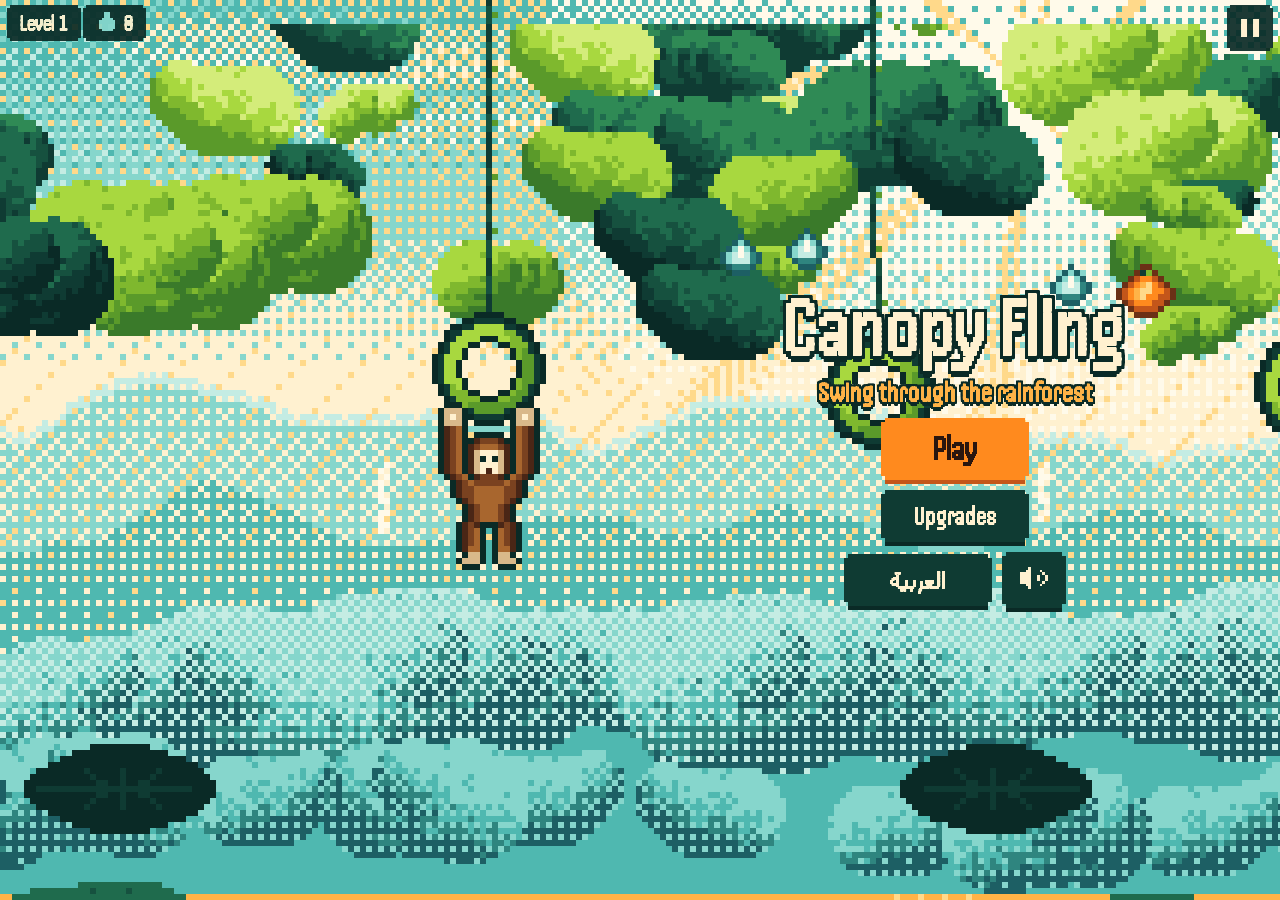
<file: index.html>
<!doctype html><html lang="en" dir="ltr"><head><meta charset="utf-8"><meta name="viewport" content="width=device-width,initial-scale=1,maximum-scale=1,user-scalable=no,viewport-fit=cover"><title>Canopy Fling | أرجوحة الغيل</title><meta name="description" content="Swing from vine to vine through a golden rainforest canopy. أرجوحة بين الكروم في غابة مطيرة ذهبية."><meta property="og:title" content="Canopy Fling | أرجوحة الغيل"><meta property="og:description" content="Swing &amp; fling through the rainforest canopy."><meta property="og:type" content="website"><meta property="og:url" content="https://qtur.github.io/canopy-fling/"><meta property="og:image" content="https://qtur.github.io/canopy-fling/og.png"><script src="https://www.youtube.com/game_api/v1"></script><style>/* خطوط: Handjet بكسل، عربي ولاتيني (تُستبدل الروابط وقت البناء) */
@font-face{font-family:"Pix";font-weight:700;font-display:block;src:url(fonts/handjet-arabic-700.woff2) format("woff2");unicode-range:U+0600-06FF,U+200C-200E,U+2010-2011,U+204F,U+2E41,U+FB50-FDFF,U+FE80-FEFC}
@font-face{font-family:"Pix";font-weight:700;font-display:block;src:url(fonts/handjet-latin-700.woff2) format("woff2");unicode-range:U+0000-00FF,U+0131,U+0152-0153,U+02BB-02BC,U+02C6,U+02DA,U+02DC,U+2000-206F,U+2074,U+20AC,U+2122,U+2191,U+2193,U+2212,U+2215,U+FEFF,U+FFFD}
:root{--jade0:#0a2a26;--jade1:#0f3b33;--jade2:#16513f;--lime:#a8d83f;--mango:#ff8a1e;--mango2:#ffb347;--hib:#e0457b;--turq:#86d6cc;--cream:#fff1d0;--ink:#2a160f}
html,body{margin:0;height:100%;background:var(--jade0);overflow:hidden;touch-action:none;-webkit-user-select:none;user-select:none;-webkit-touch-callout:none;font-family:"Pix","Tajawal","Segoe UI",system-ui,sans-serif;font-weight:700;color:var(--cream)}
#stage{position:fixed;inset:0;overflow:hidden;background:var(--jade0)}
#cv{position:absolute;left:0;top:0;image-rendering:pixelated;image-rendering:crisp-edges}
button{font-family:inherit;font-weight:inherit}
/* أيقونات بكسل بالقناع */
.ic{display:inline-block;width:1em;height:1em;background:currentColor;-webkit-mask-size:100% 100%;mask-size:100% 100%;-webkit-mask-repeat:no-repeat;mask-repeat:no-repeat;image-rendering:pixelated;vertical-align:-.12em}
.hud{position:fixed;top:max(8px,env(safe-area-inset-top));left:0;right:0;display:flex;justify-content:space-between;align-items:flex-start;padding:0 10px;pointer-events:none;direction:ltr}
.hud .l{display:flex;gap:8px;align-items:center}
/* خانة بكسل: حواف مقطوعة بالظل المتدرّج */
.pill{display:inline-flex;gap:6px;align-items:center;background:var(--jade0);color:var(--cream);padding:3px 10px;font-size:22px;line-height:1.1;unicode-bidi:plaintext;box-shadow:0 -3px 0 -0px var(--jade0),0 3px 0 0 var(--jade0),-3px 0 0 0 var(--jade0),3px 0 0 0 var(--jade0);opacity:.92}
.pill .ic{color:var(--turq)}
.btns{display:flex;gap:6px;pointer-events:auto}
.btn{width:40px;height:40px;border:0;background:var(--jade0);color:var(--cream);font-size:24px;cursor:pointer;line-height:1;display:flex;align-items:center;justify-content:center;box-shadow:0 -3px 0 0 var(--jade0),0 3px 0 0 var(--jade0),-3px 0 0 0 var(--jade0),3px 0 0 0 var(--jade0);opacity:.92}
.btn:active{background:var(--jade2)}
#tip{position:fixed;left:50%;bottom:16%;transform:translateX(-50%);max-width:80%;text-align:center;background:var(--jade0);color:var(--cream);padding:9px 16px;font-size:26px;display:none;pointer-events:none;animation:pulse 1.4s ease-in-out infinite;box-shadow:0 -4px 0 0 var(--jade0),0 4px 0 0 var(--jade0),-4px 0 0 0 var(--jade0),4px 0 0 0 var(--jade0)}
@keyframes pulse{0%,100%{opacity:1}50%{opacity:.7}}
#win{position:fixed;inset:0;display:none;flex-direction:column;align-items:center;justify-content:center;gap:16px;background:rgba(10,42,38,.4)}
#winmsg{color:var(--cream);font-size:52px;text-shadow:0 3px 0 rgba(0,0,0,.45)}
#winsub{color:var(--cream);font-size:24px;text-shadow:0 2px 0 rgba(0,0,0,.4);max-width:80%;text-align:center}
/* أزرار بكسل */
.pb{border:0;background:var(--jade1);color:var(--cream);font-size:26px;padding:8px 20px;min-width:140px;cursor:pointer;line-height:1.1;box-shadow:0 -4px 0 0 var(--jade1),0 4px 0 0 var(--jade1),-4px 0 0 0 var(--jade1),4px 0 0 0 var(--jade1),0 8px 0 0 var(--jade0);margin-bottom:8px}
.pb:active{background:var(--jade2);transform:translateY(2px)}
.pb.main{background:var(--mango);color:var(--ink);font-size:34px;box-shadow:0 -4px 0 0 var(--mango),0 4px 0 0 var(--mango),-4px 0 0 0 var(--mango),4px 0 0 0 var(--mango),0 8px 0 0 #c4561a}
.pb:disabled{background:#2b4a41;color:#7fa093;box-shadow:0 -4px 0 0 #2b4a41,0 4px 0 0 #2b4a41,-4px 0 0 0 #2b4a41,4px 0 0 0 #2b4a41,0 8px 0 0 var(--jade0)}
.pb.sq{min-width:0;padding:8px 14px;font-size:28px}
.pb:focus-visible,.btn:focus-visible{outline:3px solid var(--lime);outline-offset:4px}
/* القائمة: بداية / إيقاف */
#menu{direction:ltr;position:fixed;inset:0;display:none;flex-direction:column;justify-content:space-between;align-items:center;padding:6% 5% 7%;background:linear-gradient(rgba(10,42,38,.0),rgba(10,42,38,.0))}
#menu .logo{text-align:center;margin-top:7%;unicode-bidi:plaintext;text-shadow:-3px 0 0 var(--jade0),3px 0 0 var(--jade0),0 -3px 0 var(--jade0),0 3px 0 var(--jade0),-3px -3px 0 var(--jade0),3px -3px 0 var(--jade0),-3px 3px 0 var(--jade0),3px 3px 0 var(--jade0),0 6px 0 var(--jade0)}
#menu h1,#msub,.pb{unicode-bidi:plaintext}
#menu h1{margin:0;font-size:min(21vw,10vh,84px);line-height:.95;color:var(--cream)}
html[lang=ar] #menu h1{font-size:min(24vw,11.5vh,96px);line-height:1.05}
#msub{font-size:min(7vw,3.6vh,28px);color:var(--mango2);margin-top:8px;text-shadow:-2px 0 0 var(--jade0),2px 0 0 var(--jade0),0 -2px 0 var(--jade0),0 2px 0 var(--jade0),-2px -2px 0 var(--jade0),2px 2px 0 var(--jade0),-2px 2px 0 var(--jade0),2px -2px 0 var(--jade0),0 4px 0 var(--jade0)}
#menu .mbox{display:flex;flex-direction:column;align-items:center;gap:10px;width:min(100%,360px)}
#menu .mrow{display:flex;gap:18px;align-items:center}
#menu.pause .logo{margin-top:0}
#menu.pause h1{font-size:min(14vw,9vh,56px)}
html[lang=ar] #menu.pause h1{font-size:min(16vw,10vh,64px)}
#menu.pause #msub{display:none}
#menu.pause{background:rgba(10,42,38,.55);justify-content:center;gap:22px}
@media (min-aspect-ratio:5/4){
  #menu{flex-direction:column;justify-content:center;align-items:flex-end;padding:3% 6%;gap:14px}
  #menu .logo{margin-top:0;width:44%;text-align:center}
  #menu h1{font-size:min(7.5vw,17vh,84px)}
  html[lang=ar] #menu h1{font-size:min(8.5vw,19vh,96px)}
  #msub{font-size:min(2.6vw,5vh,28px)}
  .pb{font-size:min(3vw,6.4vh,26px);padding:min(1.4vh,8px) 20px;margin-bottom:min(1.4vh,8px)}
  .pb.main{font-size:min(3.6vw,8vh,34px)}
  #menu .mbox{width:44%;gap:min(1.2vh,10px)}
  #menu.pause{align-items:center}
  #menu.pause .logo,#menu.pause .mbox{width:auto}
  #menu.pause h1{font-size:min(5vw,12vh,56px)}
  html[lang=ar] #menu.pause h1{font-size:min(5.6vw,13vh,64px)}
}
#card{position:fixed;left:50%;top:11%;transform:translateX(-50%);max-width:82%;text-align:center;background:var(--jade0);color:var(--cream);padding:10px 16px;display:none;flex-direction:column;gap:4px;pointer-events:none;font-size:24px;line-height:1.15;box-shadow:0 -4px 0 0 var(--jade0),0 4px 0 0 var(--jade0),-4px 0 0 0 var(--jade0),4px 0 0 0 var(--jade0)}
#card b{font-size:32px;color:var(--mango2)}
#toast{position:fixed;left:50%;top:30%;transform:translateX(-50%);background:var(--mango);color:var(--ink);padding:5px 14px;font-size:28px;display:none;pointer-events:none;box-shadow:0 -3px 0 0 var(--mango),0 3px 0 0 var(--mango),-3px 0 0 0 var(--mango),3px 0 0 0 var(--mango)}
#shop{position:fixed;inset:0;display:none;align-items:center;justify-content:center;background:rgba(10,42,38,.78)}
#shop .sp{width:min(88%,400px);max-height:88%;overflow:auto;background:var(--jade1);padding:14px 16px;display:flex;flex-direction:column;gap:10px;color:var(--cream);box-shadow:0 -4px 0 0 var(--jade1),0 4px 0 0 var(--jade1),-4px 0 0 0 var(--jade1),4px 0 0 0 var(--jade1)}
#shop h2{margin:0;font-size:40px;text-align:center}
#shopbal{text-align:center;font-size:26px;color:var(--lime)}
.row{display:flex;align-items:center;gap:10px;justify-content:space-between;background:rgba(255,255,255,.07);padding:8px 10px}
.row .nm{font-size:26px}
.row .ds{font-size:20px;opacity:.85;line-height:1.1}
.row .pips{color:var(--mango2);display:flex;gap:4px;margin-top:2px}
.row .pips i{width:10px;height:10px;display:inline-block;background:var(--mango2)}
.row .pips i.off{background:rgba(255,255,255,.18)}
.row .pb{min-width:70px;font-size:24px;margin-bottom:8px}
#bpres{background:var(--hib);color:var(--cream);box-shadow:0 -4px 0 0 var(--hib),0 4px 0 0 var(--hib),-4px 0 0 0 var(--hib),4px 0 0 0 var(--hib),0 8px 0 0 #7a1f4a}
#bpres:disabled{background:#2b4a41;color:#7fa093;box-shadow:0 -4px 0 0 #2b4a41,0 4px 0 0 #2b4a41,-4px 0 0 0 #2b4a41,4px 0 0 0 #2b4a41,0 8px 0 0 var(--jade0)}

@media (max-height:520px) and (min-aspect-ratio:5/4){
  #shop .sp{width:min(94%,760px);max-height:94%;display:grid;grid-template-columns:1fr 1.25fr;grid-template-areas:'h l' 'b l' 'f l' 'p l' 'c l';gap:8px 18px;align-content:center;padding:10px 16px}
  #shop h2{grid-area:h;font-size:32px}
  #shopbal{grid-area:b;font-size:20px}
  #shoplist{grid-area:l;align-self:center}
  #bfree{grid-area:f}#bpres{grid-area:p}#bclose{grid-area:c}
  #shop .pb{font-size:20px;padding:6px 10px}
}
</style></head><body><div id="stage"><canvas id="cv"></canvas></div>
<div class="hud"><div class="l"><span class="pill" id="lvl"></span><span class="pill"><i class="ic ic-drop"></i><span id="dropn"></span></span></div>
<div class="btns"><button class="btn" id="bpause" aria-label="pause"><i class="ic ic-pause"></i></button></div></div>
<div id="card"><b id="cardt"></b><span id="cardb"></span></div>
<div id="toast"></div>
<div id="tip"></div>
<div id="win"><div id="winmsg"></div><div id="winsub"></div><button class="pb" id="badd" style="display:none"></button><button class="pb main" id="bnext"></button></div>
<div id="menu"><div class="logo"><h1 id="mtitle"></h1><div id="msub"></div></div>
<div class="mbox"><button class="pb main" id="bplay"></button><button class="pb" id="brestart"></button><button class="pb" id="bshop"></button>
<div class="mrow"><button class="pb" id="blang" aria-label="language"></button><button class="pb sq" id="bsound" aria-label="sound"><i class="ic" id="bsi"></i></button></div></div></div>
<div id="shop"><div class="sp"><h2 id="shoph"></h2><div id="shopbal"></div><div id="shoplist"></div><button class="pb" id="bfree" style="display:none"></button><button class="pb" id="bpres"></button><button class="pb" id="bclose"></button></div></div>
<script type="text/plain" id="wsrc">'use strict';
/* فيزياء اللعبة: خطوة ثابتة، تُستخدم في اللعب والحلّال والمحاكاة بنفس الأرقام بالضبط */
var SIM = (function () {
  var DT = 1 / 120;
  var TAU = Math.PI * 2;
  var C = {
    G: 420,          /* جاذبية (بكسل/ث²) */
    GRAB_R: 22,      /* مدى المسك حول الحلقة */
    PUMP: 4.0,       /* دفع زاوي لما تضغط (راد/ث²) */
    THMAX: 1.3,      /* أقصى زاوية تمرجح */
    OMMAX: 7,        /* أقصى سرعة زاوية */
    CD: 0.28,        /* بعد الترك ما تمسك نفس الحلقة */
    RSLACK_LO: 8,    /* الحبل يقصر لين كذا */
    RSLACK_HI: 10,   /* ويطول لين كذا */
    GOAL_R: 14,
    LEAF_MIN: 210,   /* أدنى سرعة ارتداد من الورقة */
    LEAF_MAX: 330,   /* وأقصاها */
    LEAF_USES: 2,    /* كم ارتداد تتحمل الورقة */
    DRAFT_A: 760,    /* تسارع التيار الصاعد */
    DRAFT_T: 1.2     /* أقصى مدة رفع بين مسكتين (يمنع التعليق في الهواء) */
  };
  var READY = 0, HANG = 1, FREE = 2;
  /* تعديلات القدرات: pump مضاعِف الدفع، dL زيادة طول الحبل، rescue عدد النجدات */
  var M = { pump: 1, dL: 0, rescue: 0 };
  function setMods(m) { M.pump = m.pump || 1; M.dL = m.dL || 0; M.rescue = m.rescue || 0; }
  function getMods() { return { pump: M.pump, dL: M.dL, rescue: M.rescue }; }

  function eff(a) { return a.L + M.dL; }
  /* موضع نقطة التعليق الأفقي (الحلقات المتحركة تحملها الطيور) */
  function ax(lv, a, t) { return a.mv ? a.x + a.mv.A * Math.sin(TAU * t / lv.tper + a.mv.ph) : a.x; }
  function avx(lv, a, t) { return a.mv ? a.mv.A * (TAU / lv.tper) * Math.cos(TAU * t / lv.tper + a.mv.ph) : 0; }

  function cloneState(s) {
    return {
      mode: s.mode, x: s.x, y: s.y, vx: s.vx, vy: s.vy, ix: s.ix, th: s.th, om: s.om, L: s.L,
      idle: s.idle, hold: s.hold, t: s.t, cd: s.cd, last: s.last, cp: s.cp, dead: s.dead, won: s.won,
      cut: s.cut, lcut: s.lcut, grabbed: s.grabbed, resc: s.resc, dtm: s.dtm
    };
  }

  function anchorRest(lv, i, t) {
    var a = lv.anchors[i];
    return { x: ax(lv, a, t || 0), y: a.y + eff(a) };
  }

  /* حالة البداية: معلّق على حلقة ix جاهز */
  function spawnAt(lv, ix, s) {
    s = s || {};
    var a = lv.anchors[ix];
    s.t = s.t || 0;
    s.mode = HANG; s.ix = ix; s.th = 0; s.om = 0; s.L = eff(a);
    s.x = ax(lv, a, s.t); s.y = a.y + s.L; s.vx = 0; s.vy = 0;
    s.idle = true; s.hold = 0; s.cd = 0; s.last = -1; s.dead = false; s.won = false;
    s.cp = ix; s.cut = 0; s.lcut = 0; s.grabbed = 0; s.resc = s.resc || 0; s.dtm = 0;
    return s;
  }
  function makeState(lv) { return spawnAt(lv, 0, { t: 0, resc: 0 }); }

  function respawn(lv, s) {
    var keepT = s.t, keepR = s.resc;
    spawnAt(lv, s.cp, s);
    s.t = keepT; s.resc = keepR;
    var a = lv.anchors[s.ix]; s.x = ax(lv, a, s.t);
    return s;
  }

  function releaseVel(lv, s) {
    var a = lv.anchors[s.ix];
    var c = Math.cos(s.th), sn = Math.sin(s.th);
    return [s.L * s.om * c + avx(lv, a, s.t), -s.L * s.om * sn];
  }

  function doRelease(lv, s, forced, ev) {
    var a = lv.anchors[s.ix];
    var v = releaseVel(lv, s);
    s.vx = v[0]; s.vy = v[1];
    s.x = ax(lv, a, s.t) + s.L * Math.sin(s.th); s.y = a.y + s.L * Math.cos(s.th);
    s.mode = FREE; s.last = s.ix; s.cd = C.CD; s.hold = 0;
    if (a.bit) s.cut |= a.bit;
    if (ev) ev.push({ t: 'release', vx: s.vx, vy: s.vy, ix: s.ix, forced: forced, cut: !!a.bit });
  }

  /* خطوة وحدة. held: هل الإصبع نازل؟  ev: مصفوفة أحداث اختيارية */
  function step(lv, s, held, ev) {
    var i, a, dx, dy, d, best, bd, th, r, c, sn, pxv;
    s.t += DT;
    if (s.mode === HANG) {
      a = lv.anchors[s.ix];
      if (s.idle) {
        if (held) s.idle = false;
        else { s.x = ax(lv, a, s.t) + s.L * Math.sin(s.th); return; }
      }
      if (!held) { doRelease(lv, s, false, ev); return; }
      s.hold += DT;
      if (a.fold && s.hold > a.fold) { doRelease(lv, s, true, ev); return; }
      var dir = s.om > 0 ? 1 : (s.om < 0 ? -1 : 1);
      /* الدفع يقل كلما قربت الطاقة من طاقة أقصى زاوية */
      var gl = C.G / s.L;
      var en = 0.5 * s.om * s.om + gl * (1 - Math.cos(s.th));
      var emax = gl * (1 - Math.cos(C.THMAX));
      var k = 1 - en / emax;
      if (k < 0) k = 0;
      var al = -gl * Math.sin(s.th) + C.PUMP * M.pump * dir * k;
      s.om += al * DT;
      if (s.om > C.OMMAX) s.om = C.OMMAX; else if (s.om < -C.OMMAX) s.om = -C.OMMAX;
      s.th += s.om * DT;
      s.x = ax(lv, a, s.t) + s.L * Math.sin(s.th); s.y = a.y + s.L * Math.cos(s.th);
      return;
    }
    /* طيران */
    var oy = s.y;
    s.vy += C.G * DT;
    if (lv.drafts) {
      for (i = 0; i < lv.drafts.length; i++) {
        d = lv.drafts[i];
        if (s.dtm < C.DRAFT_T && s.x >= d.x - d.w / 2 && s.x <= d.x + d.w / 2 && s.y >= d.y && s.y <= d.y + d.h) { s.vy -= C.DRAFT_A * DT; s.dtm += DT; }
      }
    }
    s.x += s.vx * DT; s.y += s.vy * DT;
    if (s.cd > 0) s.cd -= DT;
    /* ورق يرتد */
    if (lv.leaves && s.vy > 0) {
      for (i = 0; i < lv.leaves.length; i++) {
        var lf = lv.leaves[i], used = (s.lcut >> (2 * i)) & 3;
        if (used >= C.LEAF_USES) continue;
        if (oy <= lf.y && s.y >= lf.y && Math.abs(s.x - lf.x) <= lf.w / 2) {
          s.y = lf.y;
          s.vy = -Math.min(Math.max(s.vy * 0.92, C.LEAF_MIN), C.LEAF_MAX);
          s.lcut += 1 << (2 * i);
          if (ev) ev.push({ t: 'bounce', i: i, x: s.x, y: s.y });
          break;
        }
      }
    }
    /* مسك */
    if (held) {
      best = -1; bd = C.GRAB_R * C.GRAB_R;
      for (i = 0; i < lv.anchors.length; i++) {
        a = lv.anchors[i];
        if (i === s.last && s.cd > 0) continue;
        if (a.bit && (s.cut & a.bit)) continue;
        dx = s.x - ax(lv, a, s.t); dy = s.y - (a.y + eff(a));
        d = dx * dx + dy * dy;
        if (d < bd) { bd = d; best = i; }
      }
      if (best >= 0) {
        a = lv.anchors[best];
        pxv = ax(lv, a, s.t);
        dx = s.x - pxv; dy = s.y - a.y;
        r = Math.sqrt(dx * dx + dy * dy);
        var lo = eff(a) - C.RSLACK_LO, hi = eff(a) + C.RSLACK_HI;
        if (r < lo) r = lo; else if (r > hi) r = hi;
        th = Math.atan2(dx, dy);
        if (th > 1.2) th = 1.2; else if (th < -1.2) th = -1.2;
        c = Math.cos(th); sn = Math.sin(th);
        s.mode = HANG; s.ix = best; s.L = r; s.th = th;
        s.om = ((s.vx - avx(lv, a, s.t)) * c - s.vy * sn) / r;
        if (s.om > C.OMMAX) s.om = C.OMMAX; else if (s.om < -C.OMMAX) s.om = -C.OMMAX;
        s.x = pxv + r * sn; s.y = a.y + r * c;
        s.idle = false; s.hold = 0; s.dtm = 0;
        if (a.cp) s.cp = best;
        s.grabbed++;
        if (ev) ev.push({ t: 'grab', ix: best, speed: Math.sqrt(s.vx * s.vx + s.vy * s.vy) });
        return;
      }
    }
    /* هدف */
    dx = s.x - lv.goal.x; dy = s.y - lv.goal.y;
    if (dx * dx + dy * dy < C.GOAL_R * C.GOAL_R) {
      s.won = true;
      if (ev) ev.push({ t: 'win' });
      return;
    }
    /* سقوط */
    if (s.y > lv.killY && M.rescue > s.resc) {
      s.resc++; s.y = lv.killY - 40; s.vy = -300;
      if (ev) ev.push({ t: 'rescue', x: s.x, y: s.y });
      return;
    }
    if (s.y > lv.killY || s.x < lv.minX || s.x > lv.maxX) {
      s.dead = true;
      if (ev) ev.push({ t: 'dead' });
    }
  }

  return {
    DT: DT, C: C, READY: READY, HANG: HANG, FREE: FREE, TAU: TAU,
    makeState: makeState, cloneState: cloneState, spawnAt: spawnAt, respawn: respawn, step: step,
    anchorRest: anchorRest, releaseVel: releaseVel, eff: eff, ax: ax, avx: avx, setMods: setMods, getMods: getMods
  };
})();

'use strict';
/* الحلّال: يستخدم نفس فيزياء SIM بالضبط. يبحث عن توقيتات الترك اللي توصّل للهدف */
var SOLVER = (function () {
  var DT = SIM.DT;

  function qkey(s, tper) {
    return s.ix + ':' + Math.round(s.th * 8) + ':' + Math.round(s.om * 3) + ':' + s.cut + ':' + s.lcut + ':' + (tper ? Math.round((s.t % tper) * 6) : 0);
  }

  /* من حالة تعليق: يجرّب الترك كل relStep خطوة، وبعدها مسك متأخر بفجوات مختلفة */
  function releases(lv, hang, opt, cb) {
    var relStep = opt.relStep, maxHold = opt.maxHold, gaps = opt.gaps;
    var sw = SIM.cloneState(hang);
    var maxSteps = Math.round(maxHold / DT);
    for (var st = 0; st <= maxSteps; st++) {
      if (sw.mode !== SIM.HANG) break;
      if (st % relStep === 0) {
        for (var gi = 0; gi < gaps.length; gi++) {
          var res = flight(lv, sw, gaps[gi], opt);
          cb(st, gaps[gi], res);
        }
      }
      SIM.step(lv, sw, true);
    }
  }

  /* يترك ثم يطير. النتيجة: {k:'arrive'|'win'|'dead'|'timeout', s:state} */
  function flight(lv, hang, gap, opt) {
    var f = SIM.cloneState(hang);
    SIM.step(lv, f, false);              /* ترك */
    var gapSteps = Math.round(gap / DT);
    var maxFlight = Math.round(opt.maxFlight / DT);
    for (var i = 0; i < maxFlight; i++) {
      SIM.step(lv, f, i >= gapSteps);
      if (f.won) return { k: 'win', s: f };
      if (f.dead) return { k: 'dead', s: f };
      if (f.mode === SIM.HANG) return { k: 'arrive', s: f };
    }
    return { k: 'timeout', s: f };
  }

  var DEF = { relStep: 8, maxHold: 3.2, gaps: [0, 0.12], maxFlight: 2.4, maxNodes: 600 };
  function opts(o) {
    var r = {};
    for (var k in DEF) r[k] = (o && o[k] !== undefined) ? o[k] : DEF[k];
    return r;
  }

  /* بحث: هل في طريق من الحلقة start للهدف؟ يرجّع المسار */
  function solve(lv, startAi, o) {
    var opt = opts(o);
    var start = SIM.spawnAt(lv, startAi || 0, { t: 0 });
    var nodes = [{ s: start, par: -1, act: null }];
    var seen = {}; seen[qkey(start, lv.tper)] = 1;
    var open = [0], expanded = 0, winNode = -1, winAct = null;
    while (open.length && expanded < opt.maxNodes && winNode < 0) {
      /* نختار الأبعد تقدّمًا */
      var bi = 0, bs = -1;
      for (var q = 0; q < open.length; q++) {
        var sc = nodes[open[q]].s.ix * 1000 - nodes[open[q]].depth * 0 + nodes[open[q]].s.x;
        if (sc > bs) { bs = sc; bi = q; }
      }
      var ni = open.splice(bi, 1)[0];
      var node = nodes[ni];
      expanded++;
      var hang = node.s;
      releases(lv, hang, opt, function (st, gap, res) {
        if (winNode >= 0) return;
        if (res.k === 'win') { winNode = ni; winAct = { rel: st, gap: gap }; return; }
        if (res.k !== 'arrive') return;
        var key = qkey(res.s, lv.tper);
        if (seen[key]) return;
        seen[key] = 1;
        nodes.push({ s: res.s, par: ni, act: { rel: st, gap: gap, from: hang.ix }, depth: (node.depth || 0) + 1 });
        open.push(nodes.length - 1);
      });
    }
    if (winNode < 0) return { ok: false, expanded: expanded, seen: nodes.length };
    var path = [winAct], cur = winNode;
    while (nodes[cur].par >= 0) { path.unshift(nodes[cur].act); cur = nodes[cur].par; }
    return { ok: true, path: path, expanded: expanded, seen: nodes.length };
  }

  /* نافذة الترك: من حالة تعليق، كم خطوة ترك تنجح في الوصول للحلقة target (أو الهدف) */
  function winRange(lv, hang, target, o) {
    var opt = opts(o);
    opt.relStep = (o && o.relStep) || 1;
    var good = [], gapsOK = {};
    var sw = SIM.cloneState(hang);
    var maxSteps = Math.round(opt.maxHold / DT);
    for (var st = 0; st <= maxSteps; st += opt.relStep) {
      if (sw.mode !== SIM.HANG) break;
      var res = flight(lv, sw, opt.gaps[0], opt);
      var ok = (target === 'goal') ? res.k === 'win' : (res.k === 'arrive' && res.s.ix === target);
      if (ok && res.s.resc === hang.resc) good.push(st);
      for (var q = 0; q < opt.relStep; q++) SIM.step(lv, sw, true);
    }
    /* أطول مقطع متصل */
    var best = [0, 0], run = null;
    for (var i = 0; i < good.length; i++) {
      if (run && good[i] - run[1] <= opt.relStep) run[1] = good[i];
      else { run = [good[i], good[i]]; }
      if (run[1] - run[0] > best[1] - best[0]) best = [run[0], run[1]];
    }
    return { count: good.length, from: best[0], to: best[1], width: (best[1] - best[0] + opt.relStep) * DT, any: good.length > 0 };
  }


  /* مسار متسلسل: من كل حلقة للي بعدها بنافذة ترك مركزية. يرجّع أضيق نافذة */
  function seqPath(lv, o, startIx, t0) {
    var opt = opts(o);
    opt.relStep = 2;
    var s = SIM.spawnAt(lv, startIx || 0, { t: t0 || 0 });
    var path = [], minW = 99, ws = [];
    var n = lv.anchors.length;
    for (var ti = (startIx || 0) + 1; ti <= n; ti++) {
      var target = ti < n ? ti : 'goal';
      var w = winRange(lv, s, target, opt);
      if (!w.any) return { ok: false, at: ti };
      var mid = Math.round((w.from + w.to) / 2);
      mid -= mid % 2;
      path.push({ rel: mid, gap: opt.gaps[0], target: target, width: w.width });
      ws.push(w.width);
      if (w.width < minW) minW = w.width;
      var c = SIM.cloneState(s);
      for (var q = 0; q < mid; q++) SIM.step(lv, c, true);
      var f = flight(lv, c, opt.gaps[0], opt);
      if (target === 'goal') break;
      if (f.k !== 'arrive' || f.s.ix !== ti) return { ok: false, at: ti, why: 'arrive' };
      s = f.s;
    }
    return { ok: true, path: path, minWidth: minW, widths: ws };
  }

  return { solve: solve, seqPath: seqPath, flight: flight, winRange: winRange, releases: releases, qkey: qkey };
})();

'use strict';
/* بناء المراحل: توليد حتمي من بذرة + معاملات، والتحقق بالحلّال */
var LEVELS = (function () {
  var TAU = Math.PI * 2;
  function rng(seed) {
    var a = seed >>> 0;
    return function () {
      a = (a + 0x6D2B79F5) >>> 0;
      var t = a;
      t = Math.imul(t ^ (t >>> 15), t | 1);
      t ^= t + Math.imul(t ^ (t >>> 7), t | 61);
      return ((t ^ (t >>> 14)) >>> 0) / 4294967296;
    };
  }
  function rr(R, lo, hi) { return lo + (hi - lo) * R(); }
  function r2(v) { return Math.round(v * 100) / 100; }

  /* مولّد عام: سلسلة حلقات + ميزات حسب المنطقة */
  function gen(p) {
    var R = rng(p.seed), anchors = [], leaves = [], drafts = [], i, bits = 0;
    var yr = p.yr || [100, 150];
    var x = 40, ry = 120, prevRy = 120;
    var mvAny = false;
    for (i = 0; i < p.n; i++) {
      var L = Math.round(rr(R, p.L[0], p.L[1]));
      var draft = false;
      if (i > 0) {
        var gx = Math.round(rr(R, p.dx[0], p.dx[1]));
        var gy = Math.round(rr(R, p.dy[0], p.dy[1]));
        if (p.draft && R() < p.draft && i < p.n - 1) { draft = true; gy -= Math.round(rr(R, 36, 56)); }
        x += gx; prevRy = ry; ry += gy;
        if (ry < yr[0]) ry = yr[0] + Math.round(R() * 6);
        if (ry > yr[1]) ry = yr[1] - Math.round(R() * 6);
      }
      var a = { x: x, y: ry - L, L: L, k: 0, cp: (i % p.cpEvery) === 0 };
      if (i > 0 && !a.cp) {
        var q = R();
        if (p.brk && q < p.brk && bits < 28) { a.brk = true; a.bit = 1 << bits++; a.k = 2; }
        else if (p.fold && q < (p.brk || 0) + p.fold && bits < 28) { a.fold = r2(rr(R, p.foldT[0], p.foldT[1])); a.bit = 1 << bits++; a.k = 4; }
        else if (p.mv && q < (p.brk || 0) + (p.fold || 0) + p.mv) { a.mv = { A: Math.round(rr(R, p.mvA[0], p.mvA[1])), ph: r2(R() * TAU) }; a.k = 3; mvAny = true; }
      }
      if (i > 0) {
        var pa = anchors[i - 1];
        if (p.leaf && R() < p.leaf && leaves.length < 14) {
          leaves.push({ x: Math.round((pa.x + x) / 2 + rr(R, -6, 6)), y: Math.round(Math.max(pa.y + pa.L, ry) + rr(R, p.leafDy[0], p.leafDy[1])), w: Math.round(rr(R, 34, 44)) });
        }
        if (draft) drafts.push({ x: Math.round((pa.x + x) / 2), y: Math.round(Math.min(pa.y + pa.L, ry) - 80), w: 28, h: 150 });
      }
      anchors.push(a);
    }
    var last = anchors[anchors.length - 1];
    var gx2 = last.x + Math.round(rr(R, p.dx[0], p.dx[1]));
    var gy2 = last.y + last.L + Math.round(rr(R, p.dy[0], p.dy[1]) * 0.5);
    var maxY = 0;
    anchors.forEach(function (a2) { if (a2.y + a2.L > maxY) maxY = a2.y + a2.L; });
    leaves.forEach(function (l) { if (l.y > maxY) maxY = l.y; });
    return {
      id: p.id, name: p.name, area: p.area || 1, seed: p.seed,
      anchors: anchors, goal: { x: gx2, y: gy2 }, leaves: leaves, drafts: drafts,
      tper: p.tper || 3.2,
      killY: maxY + 120, minX: -60, maxX: gx2 + 140, pickups: []
    };
  }

  /* يضع قطرات على مسار الحل الفعلي */
  function addPickups(lv, path) {
    var s = SIM.makeState(lv), pk = [], lowY = 0;
    for (var i = 0; i < path.length; i++) {
      var act = path[i];
      for (var q = 0; q < act.rel; q++) SIM.step(lv, s, true);
      var gapSteps = Math.round(act.gap / SIM.DT);
      var pts = [];
      SIM.step(lv, s, false);
      for (var f = 0; f < 700; f++) {
        SIM.step(lv, s, f >= gapSteps);
        if (f % 4 === 0) pts.push([s.x, s.y]);
        if (s.y > lowY) lowY = s.y;
        if (s.mode === SIM.HANG || s.won || s.dead) break;
      }
      if (pts.length > 6) {
        var a = pts[Math.floor(pts.length * 0.3)], b = pts[Math.floor(pts.length * 0.7)];
        pk.push({ x: Math.round(a[0]), y: Math.round(a[1]) - 4, t: 0 });
        pk.push({ x: Math.round(b[0]), y: Math.round(b[1]) - 4, t: (i % 2 === 1) ? 1 : 0 });
      }
    }
    lv.pickups = pk; lv.lowY = Math.round(lowY);
  }

  /* مواصفات المراحل (بدون بذور): ٦ مناطق × ٤ مراحل، الطول والصعوبة يزيدان تدريجيًا */
  function makeSpecs() {
    var out = [], a, w;
    for (a = 1; a <= 6; a++) {
      for (w = 0; w < 4; w++) {
        var i = (a - 1) * 4 + w;
        var sp = {
          area: a, n: Math.round(8 + i * 1.15), dx: [60 + 3 * w, 78 + 4 * w + (a > 1 ? 4 : 0)], dy: [-16 - 2 * w, 16 + 2 * w], L: [36, 48],
          cpEvery: 4 + (a >= 3 ? 1 : 0) + (a >= 5 ? 1 : 0)
        };
        if (a === 2) { sp.leaf = [0.9, 0.85, 0.8, 0.8][w]; sp.leafDy = [40, 64]; }
        if (a === 3) { sp.brk = [0.45, 0.55, 0.6, 0.7][w]; if (w === 3) { sp.leaf = 0.25; sp.leafDy = [44, 66]; } }
        if (a === 4) { sp.draft = [0.45, 0.45, 0.5, 0.5][w]; sp.yr = [70, 165]; if (w === 3) sp.brk = 0.15; }
        if (a === 5) { sp.mv = [0.5, 0.4, 0.34, 0.3][w]; if (w === 3) sp.n = 20; if (w === 2) sp.n = 22; sp.mvA = w ? [10, 17] : [14, 22]; sp.tper = [3.2, 3.0, 2.8, 2.6][w]; if (w === 3) sp.brk = 0.1; }
        if (a === 6) { sp.fold = [0.45, 0.5, 0.55, 0.55][w]; sp.foldT = [[1.2, 1.6], [1.1, 1.5], [1.0, 1.4], [0.95, 1.3]][w]; if (w >= 2) sp.brk = 0.1; }
        out.push(sp);
      }
    }
    return out;
  }
  var SPECS = makeSpecs();
  /* بذور مثبّتة بعد التحقق (tools/find-seeds.js) */
  var SEEDS = [5,1,27,14,3,6,9,9,2,5,2,17,9,4,24,3,9,103,46,640,66,90,881,783];

  function specFor(i) {
    var sp = {};
    for (var k in SPECS[i]) sp[k] = SPECS[i][k];
    var g = i / (SPECS.length - 1), within = i % 4;
    sp.hi = Math.round((0.24 - 0.15 * g + (within === 0 ? 0.03 : 0)) * 100) / 100;
    sp.lo = Math.max(0.05, Math.round((sp.hi - 0.06) * 100) / 100);
    sp.id = i + 1; sp.name = 'a' + sp.area + 'l' + (i + 1); sp.seed = SEEDS[i] || 1;
    return sp;
  }

  /* مسار حل متسلسل (مع نتيجة التحقق) */
  function solveLevel(lv) {
    return SOLVER.seqPath(lv, {});
  }
  /* يبني ويحلّ؛ يرجّع المستوى مع lv.minW و lv.ok */
  function finish(lv) {
    var r = (typeof SOLVER !== 'undefined') ? solveLevel(lv) : null;
    lv.ok = !!(r && r.ok);
    lv.minW = r && r.ok ? r.minWidth : 0;
    if (r && r.ok) addPickups(lv, r.path);
    return lv;
  }
  function build(def) { return finish(gen(def)); }

  var cache = {};
  function get(i) {
    if (!cache[i]) {
      if (typeof CORE_DATA !== 'undefined' && CORE_DATA[i]) cache[i] = CORE_DATA[i];
      else { var sv = SIM.getMods(); SIM.setMods({}); cache[i] = build(specFor(i)); SIM.setMods(sv); }
    }
    return cache[i];
  }

  /* نسخة النجمة p من المرحلة i: أطول وأصعب، تتولد وتتحقق (بالخيط الخلفي) */
  function starLevel(i, p, modsList, maxAttempts) {
    var saved = SIM.getMods();
    maxAttempts = maxAttempts || 60;
    for (var at = 0; at < maxAttempts; at++) {
      var sp = specFor(i);
      sp.seed = 7000 + i * 131 + p * 977 + at * 31; sp.n += (at < 24 ? 3 : 1) * p;
      sp.hi = Math.max(0.11, sp.hi - 0.01 * p) + (at >= 24 ? 0.05 : 0); sp.lo = at >= 24 ? 0.06 : Math.max(0.07, sp.lo - 0.01 * p);
      sp.id = 3000 + p * 100 + i; sp.name = 's' + p + 'l' + i;
      SIM.setMods({});
      var lv = finish(gen(sp));
      if (!lv.ok || lv.minW < sp.lo || lv.minW > sp.hi) continue;
      var ok = true;
      for (var mi = 0; mi < (modsList || []).length && ok; mi++) {
        SIM.setMods(modsList[mi]);
        if (!SOLVER.seqPath(lv, {}).ok) ok = false;
      }
      SIM.setMods(saved);
      if (ok) { lv.attempt = at; return lv; }
    }
    SIM.setMods(saved);
    return get(i);   /* احتياط: مرحلة الأساس نفسها (متحقَّقة) بدل مرحلة سهلة */
  }

  /* ---------- مسارات لا نهائية: تخلط كل القواعد، وتصعب تدريجيًا ---------- */
  function endlessSpec(k, attempt) {
    var h = rng(k * 7919 + 13 + attempt * 104729);
    var d = Math.min(1, k / 40);          /* صعوبة */
    var n = 8 + Math.floor(h() * 4) + Math.floor(d * 3);
    var p = {
      area: 7, n: n, dx: [60 + Math.round(d * 4), 80 + Math.round(d * 8)], dy: [-16, 16], L: [36, 48],
      cpEvery: d > 0.6 ? 5 : 4, yr: [70, 165], tper: 2.8 + h() * 0.6, mvA: [12, 24], foldT: [1.0, 1.5], leafDy: [42, 66],
      lo: 0.2 - 0.09 * d
    };
    /* نختار ٣-٤ قواعد من الخمس لكل مسار */
    var rules = ['leaf', 'brk', 'draft', 'mv', 'fold'];
    for (var i = rules.length - 1; i > 0; i--) { var j = Math.floor(h() * (i + 1)); var t = rules[i]; rules[i] = rules[j]; rules[j] = t; }
    var cnt = 2 + Math.floor(h() * 2) + (d > 0.5 ? 1 : 0);
    for (i = 0; i < cnt; i++) {
      var r = rules[i];
      p[r] = r === 'leaf' ? 0.6 : (r === 'draft' ? 0.4 : (r === 'brk' ? 0.35 : (r === 'mv' ? 0.35 : 0.3)));
    }
    var sum = (p.brk || 0) + (p.fold || 0) + (p.mv || 0);
    if (sum > 0.9) { var sc = 0.9 / sum; if (p.brk) p.brk *= sc; if (p.fold) p.fold *= sc; if (p.mv) p.mv *= sc; }
    p.id = 1000 + k; p.name = 'e' + k; p.seed = 1 + k * 977 + attempt * 31;
    return p;
  }
  /* يرجّع أول محاولة تنجح (مع القدرات المطلوبة) */
  function endless(k, modsList, maxAttempts) {
    var saved = SIM.getMods();
    maxAttempts = maxAttempts || 40;
    for (var at = 0; at < maxAttempts; at++) {
      var sp = endlessSpec(k, at);
      var lv, ok = true, mi;
      SIM.setMods({});
      lv = finish(gen(sp));
      if (!lv.ok || lv.minW < sp.lo) continue;
      for (mi = 0; mi < (modsList || []).length && ok; mi++) {
        SIM.setMods(modsList[mi]);
        var r2_ = SOLVER.seqPath(lv, {});
        if (!r2_.ok) ok = false;
      }
      SIM.setMods(saved);
      if (ok) { lv.attempt = at; return lv; }
    }
    SIM.setMods(saved);
    return null;
  }

  return {
    SPECS: SPECS, SEEDS: SEEDS, gen: gen, build: build, finish: finish, get: get, specFor: specFor,
    count: function () { return SPECS.length; }, addPickups: addPickups, rng: rng, endless: endless, starLevel: starLevel, endlessSpec: endlessSpec
  };
})();

onmessage = function (e) { var d = e.data; var lv = null; try { lv = d.star ? LEVELS.starLevel(d.i, d.star, d.mods, 60) : LEVELS.endless(d.ek, d.mods, 60); } catch (x) {} postMessage({ k: d.k, lv: lv }); };
</script><script>var CORE_DATA = [{"id":1,"name":"a1l1","area":1,"seed":5,"anchors":[{"x":40,"y":76,"L":44,"k":0,"cp":true},{"x":104,"y":79,"L":45,"k":0,"cp":false},{"x":177,"y":80,"L":43,"k":0,"cp":false},{"x":251,"y":92,"L":39,"k":0,"cp":false},{"x":319,"y":89,"L":36,"k":0,"cp":true},{"x":384,"y":86,"L":47,"k":0,"cp":false},{"x":444,"y":103,"L":39,"k":0,"cp":false},{"x":506,"y":102,"L":39,"k":0,"cp":false}],"goal":{"x":570,"y":134},"leaves":[],"drafts":[],"tper":3.2,"killY":262,"minX":-60,"maxX":710,"pickups":[{"x":82,"y":93,"t":0},{"x":93,"y":93,"t":0},{"x":137,"y":99,"t":0},{"x":150,"y":99,"t":1},{"x":209,"y":98,"t":0},{"x":229,"y":101,"t":0},{"x":281,"y":106,"t":0},{"x":294,"y":106,"t":1},{"x":347,"y":104,"t":0},{"x":359,"y":105,"t":0},{"x":424,"y":100,"t":0},{"x":439,"y":104,"t":1},{"x":471,"y":120,"t":0},{"x":482,"y":122,"t":0},{"x":538,"y":118,"t":0},{"x":550,"y":117,"t":1}],"ok":true,"minW":0.21666666666666667,"lowY":132},{"id":2,"name":"a1l2","area":1,"seed":1,"anchors":[{"x":40,"y":76,"L":44,"k":0,"cp":true},{"x":113,"y":101,"L":36,"k":0,"cp":false},{"x":188,"y":106,"L":39,"k":0,"cp":false},{"x":260,"y":97,"L":48,"k":0,"cp":false},{"x":328,"y":92,"L":41,"k":0,"cp":true},{"x":392,"y":87,"L":42,"k":0,"cp":false},{"x":459,"y":74,"L":39,"k":0,"cp":false},{"x":537,"y":63,"L":43,"k":0,"cp":false},{"x":610,"y":71,"L":44,"k":0,"cp":true}],"goal":{"x":677,"y":119},"leaves":[],"drafts":[],"tper":3.2,"killY":265,"minX":-60,"maxX":817,"pickups":[{"x":83,"y":97,"t":0},{"x":98,"y":99,"t":0},{"x":138,"y":117,"t":0},{"x":157,"y":123,"t":1},{"x":224,"y":122,"t":0},{"x":237,"y":120,"t":0},{"x":295,"y":115,"t":0},{"x":306,"y":112,"t":1},{"x":359,"y":108,"t":0},{"x":371,"y":108,"t":0},{"x":421,"y":103,"t":0},{"x":433,"y":101,"t":1},{"x":495,"y":93,"t":0},{"x":507,"y":92,"t":0},{"x":576,"y":83,"t":0},{"x":595,"y":84,"t":1},{"x":642,"y":90,"t":0},{"x":663,"y":93,"t":0}],"ok":true,"minW":0.18333333333333332,"lowY":137},{"id":3,"name":"a1l3","area":1,"seed":27,"anchors":[{"x":40,"y":79,"L":41,"k":0,"cp":true},{"x":106,"y":71,"L":36,"k":0,"cp":false},{"x":177,"y":64,"L":39,"k":0,"cp":false},{"x":253,"y":60,"L":41,"k":0,"cp":false},{"x":319,"y":67,"L":38,"k":0,"cp":true},{"x":400,"y":80,"L":40,"k":0,"cp":false},{"x":482,"y":69,"L":41,"k":0,"cp":false},{"x":555,"y":63,"L":38,"k":0,"cp":false},{"x":634,"y":62,"L":43,"k":0,"cp":true},{"x":717,"y":73,"L":38,"k":0,"cp":false}],"goal":{"x":792,"y":114},"leaves":[],"drafts":[],"tper":3.2,"killY":240,"minX":-60,"maxX":932,"pickups":[{"x":76,"y":98,"t":0},{"x":81,"y":95,"t":0},{"x":138,"y":88,"t":0},{"x":150,"y":88,"t":1},{"x":211,"y":82,"t":0},{"x":224,"y":81,"t":0},{"x":285,"y":79,"t":0},{"x":297,"y":80,"t":1},{"x":349,"y":85,"t":0},{"x":366,"y":92,"t":0},{"x":436,"y":94,"t":0},{"x":451,"y":91,"t":1},{"x":514,"y":86,"t":0},{"x":527,"y":86,"t":0},{"x":589,"y":82,"t":0},{"x":606,"y":83,"t":1},{"x":666,"y":82,"t":0},{"x":687,"y":85,"t":0},{"x":752,"y":85,"t":0},{"x":771,"y":86,"t":1}],"ok":true,"minW":0.2,"lowY":110},{"id":4,"name":"a1l4","area":1,"seed":14,"anchors":[{"x":40,"y":79,"L":41,"k":0,"cp":true},{"x":120,"y":73,"L":41,"k":0,"cp":false},{"x":203,"y":65,"L":41,"k":0,"cp":false},{"x":273,"y":77,"L":40,"k":0,"cp":false},{"x":349,"y":76,"L":38,"k":0,"cp":true},{"x":419,"y":73,"L":47,"k":0,"cp":false},{"x":496,"y":95,"L":45,"k":0,"cp":false},{"x":570,"y":81,"L":47,"k":0,"cp":false},{"x":644,"y":69,"L":44,"k":0,"cp":true},{"x":719,"y":63,"L":43,"k":0,"cp":false},{"x":804,"y":68,"L":45,"k":0,"cp":false}],"goal":{"x":883,"y":115},"leaves":[],"drafts":[],"tper":3.2,"killY":260,"minX":-60,"maxX":1023,"pickups":[{"x":77,"y":100,"t":0},{"x":89,"y":100,"t":0},{"x":158,"y":94,"t":0},{"x":171,"y":93,"t":1},{"x":240,"y":87,"t":0},{"x":255,"y":88,"t":0},{"x":302,"y":94,"t":0},{"x":319,"y":96,"t":1},{"x":383,"y":94,"t":0},{"x":396,"y":94,"t":0},{"x":457,"y":94,"t":0},{"x":479,"y":99,"t":1},{"x":530,"y":113,"t":0},{"x":542,"y":113,"t":0},{"x":608,"y":102,"t":0},{"x":617,"y":98,"t":1},{"x":679,"y":89,"t":0},{"x":692,"y":88,"t":0},{"x":752,"y":84,"t":0},{"x":773,"y":86,"t":1},{"x":842,"y":87,"t":0},{"x":860,"y":89,"t":0}],"ok":true,"minW":0.2,"lowY":132},{"id":5,"name":"a2l5","area":2,"seed":3,"anchors":[{"x":40,"y":75,"L":45,"k":0,"cp":true},{"x":110,"y":70,"L":36,"k":0,"cp":false},{"x":174,"y":61,"L":43,"k":0,"cp":false},{"x":249,"y":66,"L":39,"k":0,"cp":false},{"x":326,"y":55,"L":47,"k":0,"cp":true},{"x":386,"y":65,"L":36,"k":0,"cp":false},{"x":448,"y":60,"L":43,"k":0,"cp":false},{"x":527,"y":63,"L":45,"k":0,"cp":false},{"x":603,"y":67,"L":47,"k":0,"cp":true},{"x":664,"y":55,"L":45,"k":0,"cp":false},{"x":736,"y":60,"L":42,"k":0,"cp":false},{"x":813,"y":57,"L":45,"k":0,"cp":false},{"x":895,"y":57,"L":48,"k":0,"cp":true}],"goal":{"x":969,"y":112},"leaves":[{"x":75,"y":164,"w":37},{"x":147,"y":154,"w":41},{"x":206,"y":166,"w":37},{"x":283,"y":154,"w":41},{"x":358,"y":161,"w":40},{"x":417,"y":155,"w":40},{"x":490,"y":159,"w":44},{"x":632,"y":167,"w":37},{"x":696,"y":165,"w":40},{"x":778,"y":157,"w":44},{"x":859,"y":165,"w":37}],"drafts":[],"tper":3.2,"killY":287,"minX":-60,"maxX":1109,"pickups":[{"x":70,"y":119,"t":0},{"x":85,"y":158,"t":0},{"x":153,"y":84,"t":0},{"x":158,"y":82,"t":1},{"x":205,"y":80,"t":0},{"x":222,"y":82,"t":0},{"x":279,"y":81,"t":0},{"x":296,"y":82,"t":1},{"x":367,"y":68,"t":0},{"x":379,"y":69,"t":0},{"x":413,"y":76,"t":0},{"x":423,"y":79,"t":1},{"x":480,"y":81,"t":0},{"x":498,"y":83,"t":0},{"x":560,"y":83,"t":0},{"x":578,"y":84,"t":1},{"x":639,"y":81,"t":0},{"x":645,"y":78,"t":0},{"x":698,"y":74,"t":0},{"x":714,"y":75,"t":1},{"x":772,"y":71,"t":0},{"x":785,"y":76,"t":0},{"x":849,"y":78,"t":0},{"x":866,"y":78,"t":1},{"x":934,"y":78,"t":0},{"x":952,"y":81,"t":0}],"ok":true,"minW":0.21666666666666667,"lowY":164},{"id":6,"name":"a2l6","area":2,"seed":6,"anchors":[{"x":40,"y":78,"L":42,"k":0,"cp":true},{"x":118,"y":73,"L":36,"k":0,"cp":false},{"x":202,"y":66,"L":39,"k":0,"cp":false},{"x":274,"y":64,"L":42,"k":0,"cp":false},{"x":359,"y":79,"L":44,"k":0,"cp":true},{"x":435,"y":73,"L":39,"k":0,"cp":false},{"x":518,"y":72,"L":43,"k":0,"cp":false},{"x":586,"y":66,"L":46,"k":0,"cp":false},{"x":656,"y":64,"L":39,"k":0,"cp":true},{"x":731,"y":56,"L":47,"k":0,"cp":false},{"x":815,"y":62,"L":39,"k":0,"cp":false},{"x":888,"y":66,"L":43,"k":0,"cp":false},{"x":958,"y":74,"L":43,"k":0,"cp":true},{"x":1033,"y":72,"L":39,"k":0,"cp":false}],"goal":{"x":1099,"y":115},"leaves":[{"x":73,"y":182,"w":44},{"x":159,"y":168,"w":40},{"x":243,"y":166,"w":44},{"x":401,"y":173,"w":40},{"x":477,"y":162,"w":43},{"x":546,"y":163,"w":37},{"x":616,"y":161,"w":35},{"x":693,"y":159,"w":37},{"x":776,"y":165,"w":36},{"x":856,"y":151,"w":35},{"x":928,"y":176,"w":36},{"x":991,"y":162,"w":38}],"drafts":[],"tper":3.2,"killY":302,"minX":-60,"maxX":1239,"pickups":[{"x":77,"y":100,"t":0},{"x":90,"y":99,"t":0},{"x":153,"y":94,"t":0},{"x":170,"y":94,"t":1},{"x":243,"y":83,"t":0},{"x":251,"y":82,"t":0},{"x":307,"y":85,"t":0},{"x":325,"y":90,"t":1},{"x":397,"y":88,"t":0},{"x":413,"y":84,"t":0},{"x":467,"y":89,"t":0},{"x":483,"y":94,"t":1},{"x":561,"y":89,"t":0},{"x":570,"y":87,"t":0},{"x":618,"y":86,"t":0},{"x":630,"y":83,"t":1},{"x":685,"y":80,"t":0},{"x":701,"y":83,"t":0},{"x":770,"y":77,"t":0},{"x":787,"y":77,"t":1},{"x":848,"y":72,"t":0},{"x":864,"y":77,"t":0},{"x":924,"y":80,"t":0},{"x":936,"y":83,"t":1},{"x":990,"y":92,"t":0},{"x":1003,"y":92,"t":0},{"x":1066,"y":89,"t":0},{"x":1081,"y":90,"t":1}],"ok":true,"minW":0.15,"lowY":111},{"id":7,"name":"a2l7","area":2,"seed":9,"anchors":[{"x":40,"y":82,"L":38,"k":0,"cp":true},{"x":109,"y":87,"L":46,"k":0,"cp":false},{"x":192,"y":92,"L":44,"k":0,"cp":false},{"x":276,"y":103,"L":39,"k":0,"cp":false},{"x":347,"y":103,"L":46,"k":0,"cp":true},{"x":425,"y":90,"L":42,"k":0,"cp":false},{"x":507,"y":84,"L":40,"k":0,"cp":false},{"x":577,"y":82,"L":43,"k":0,"cp":false},{"x":659,"y":83,"L":42,"k":0,"cp":true},{"x":741,"y":101,"L":43,"k":0,"cp":false},{"x":830,"y":101,"L":44,"k":0,"cp":false},{"x":912,"y":101,"L":47,"k":0,"cp":false},{"x":991,"y":98,"L":43,"k":0,"cp":true},{"x":1074,"y":98,"L":46,"k":0,"cp":false},{"x":1145,"y":112,"L":36,"k":0,"cp":false}],"goal":{"x":1211,"y":147},"leaves":[{"x":72,"y":195,"w":35},{"x":239,"y":203,"w":39},{"x":306,"y":210,"w":36},{"x":382,"y":191,"w":39},{"x":546,"y":179,"w":40},{"x":623,"y":179,"w":40},{"x":703,"y":186,"w":41},{"x":788,"y":208,"w":35},{"x":874,"y":209,"w":35},{"x":949,"y":200,"w":36},{"x":1107,"y":209,"w":40}],"drafts":[],"tper":3.2,"killY":330,"minX":-60,"maxX":1351,"pickups":[{"x":65,"y":125,"t":0},{"x":80,"y":185,"t":0},{"x":150,"y":125,"t":0},{"x":163,"y":121,"t":1},{"x":226,"y":113,"t":0},{"x":246,"y":116,"t":0},{"x":308,"y":117,"t":0},{"x":329,"y":117,"t":1},{"x":382,"y":122,"t":0},{"x":395,"y":121,"t":0},{"x":465,"y":112,"t":0},{"x":479,"y":110,"t":1},{"x":543,"y":100,"t":0},{"x":553,"y":101,"t":0},{"x":608,"y":101,"t":0},{"x":629,"y":105,"t":1},{"x":702,"y":97,"t":0},{"x":718,"y":103,"t":0},{"x":776,"y":120,"t":0},{"x":794,"y":124,"t":1},{"x":871,"y":123,"t":0},{"x":888,"y":122,"t":0},{"x":947,"y":122,"t":0},{"x":961,"y":121,"t":1},{"x":1025,"y":118,"t":0},{"x":1045,"y":120,"t":0},{"x":1109,"y":117,"t":0},{"x":1125,"y":118,"t":1},{"x":1172,"y":126,"t":0},{"x":1188,"y":129,"t":0}],"ok":true,"minW":0.15,"lowY":195},{"id":8,"name":"a2l8","area":2,"seed":9,"anchors":[{"x":40,"y":82,"L":38,"k":0,"cp":true},{"x":113,"y":88,"L":46,"k":0,"cp":false},{"x":199,"y":94,"L":44,"k":0,"cp":false},{"x":286,"y":105,"L":39,"k":0,"cp":false},{"x":360,"y":102,"L":46,"k":0,"cp":true},{"x":431,"y":104,"L":42,"k":0,"cp":false},{"x":514,"y":107,"L":40,"k":0,"cp":false},{"x":598,"y":105,"L":43,"k":0,"cp":false},{"x":681,"y":100,"L":44,"k":0,"cp":true},{"x":768,"y":90,"L":36,"k":0,"cp":false},{"x":843,"y":88,"L":46,"k":0,"cp":false},{"x":931,"y":86,"L":40,"k":0,"cp":false},{"x":1015,"y":92,"L":37,"k":0,"cp":true},{"x":1104,"y":99,"L":38,"k":0,"cp":false},{"x":1174,"y":78,"L":46,"k":0,"cp":false},{"x":1243,"y":78,"L":44,"k":0,"cp":false}],"goal":{"x":1319,"y":129},"leaves":[{"x":74,"y":196,"w":35},{"x":247,"y":205,"w":39},{"x":328,"y":193,"w":39},{"x":395,"y":195,"w":41},{"x":470,"y":200,"w":42},{"x":552,"y":210,"w":40},{"x":730,"y":202,"w":43},{"x":811,"y":190,"w":42},{"x":973,"y":176,"w":39},{"x":1135,"y":183,"w":43},{"x":1204,"y":168,"w":36}],"drafts":[],"tper":3.2,"killY":330,"minX":-60,"maxX":1459,"pickups":[{"x":66,"y":129,"t":0},{"x":81,"y":179,"t":0},{"x":153,"y":126,"t":0},{"x":167,"y":123,"t":1},{"x":237,"y":114,"t":0},{"x":255,"y":117,"t":0},{"x":322,"y":112,"t":0},{"x":339,"y":113,"t":1},{"x":397,"y":116,"t":0},{"x":410,"y":117,"t":0},{"x":462,"y":123,"t":0},{"x":482,"y":126,"t":1},{"x":550,"y":126,"t":0},{"x":567,"y":125,"t":0},{"x":631,"y":125,"t":0},{"x":648,"y":126,"t":1},{"x":720,"y":121,"t":0},{"x":737,"y":120,"t":0},{"x":809,"y":108,"t":0},{"x":820,"y":109,"t":1},{"x":877,"y":108,"t":0},{"x":898,"y":111,"t":0},{"x":970,"y":108,"t":0},{"x":988,"y":107,"t":1},{"x":1046,"y":109,"t":0},{"x":1065,"y":114,"t":0},{"x":1146,"y":106,"t":0},{"x":1154,"y":102,"t":1},{"x":1209,"y":97,"t":0},{"x":1221,"y":96,"t":0},{"x":1278,"y":98,"t":0},{"x":1296,"y":102,"t":1}],"ok":true,"minW":0.13333333333333333,"lowY":196},{"id":9,"name":"a3l9","area":3,"seed":2,"anchors":[{"x":40,"y":75,"L":45,"k":0,"cp":true},{"x":106,"y":81,"L":40,"k":0,"cp":false},{"x":177,"y":72,"L":44,"k":0,"cp":false},{"x":254,"y":69,"L":37,"k":2,"cp":false,"brk":true,"bit":1},{"x":327,"y":58,"L":46,"k":2,"cp":false,"brk":true,"bit":2},{"x":388,"y":69,"L":48,"k":0,"cp":true},{"x":451,"y":70,"L":37,"k":2,"cp":false,"brk":true,"bit":4},{"x":521,"y":64,"L":47,"k":0,"cp":false},{"x":591,"y":67,"L":39,"k":2,"cp":false,"brk":true,"bit":8},{"x":653,"y":64,"L":42,"k":0,"cp":false},{"x":735,"y":70,"L":36,"k":0,"cp":true},{"x":799,"y":70,"L":42,"k":2,"cp":false,"brk":true,"bit":16},{"x":879,"y":77,"L":45,"k":2,"cp":false,"brk":true,"bit":32},{"x":941,"y":82,"L":47,"k":0,"cp":false},{"x":1015,"y":84,"L":46,"k":2,"cp":false,"brk":true,"bit":64},{"x":1093,"y":86,"L":46,"k":0,"cp":true},{"x":1173,"y":106,"L":40,"k":2,"cp":false,"brk":true,"bit":128}],"goal":{"x":1241,"y":138},"leaves":[],"drafts":[],"tper":3.2,"killY":266,"minX":-60,"maxX":1381,"pickups":[{"x":82,"y":93,"t":0},{"x":92,"y":92,"t":0},{"x":135,"y":98,"t":0},{"x":148,"y":98,"t":1},{"x":215,"y":92,"t":0},{"x":228,"y":91,"t":0},{"x":286,"y":87,"t":0},{"x":299,"y":87,"t":1},{"x":368,"y":76,"t":0},{"x":380,"y":80,"t":0},{"x":423,"y":87,"t":0},{"x":433,"y":84,"t":1},{"x":477,"y":87,"t":0},{"x":490,"y":89,"t":0},{"x":559,"y":83,"t":0},{"x":571,"y":81,"t":1},{"x":620,"y":82,"t":0},{"x":632,"y":83,"t":0},{"x":683,"y":83,"t":0},{"x":704,"y":87,"t":1},{"x":770,"y":84,"t":0},{"x":786,"y":82,"t":0},{"x":829,"y":90,"t":0},{"x":850,"y":94,"t":1},{"x":918,"y":89,"t":0},{"x":934,"y":92,"t":0},{"x":975,"y":103,"t":0},{"x":988,"y":103,"t":1},{"x":1049,"y":104,"t":0},{"x":1066,"y":105,"t":0},{"x":1130,"y":107,"t":0},{"x":1148,"y":110,"t":1},{"x":1205,"y":119,"t":0},{"x":1221,"y":118,"t":0}],"ok":true,"minW":0.2,"lowY":135},{"id":10,"name":"a3l10","area":3,"seed":5,"anchors":[{"x":40,"y":76,"L":44,"k":0,"cp":true},{"x":108,"y":79,"L":45,"k":2,"cp":false,"brk":true,"bit":1},{"x":188,"y":79,"L":43,"k":0,"cp":false},{"x":269,"y":92,"L":39,"k":0,"cp":false},{"x":343,"y":88,"L":36,"k":0,"cp":false},{"x":423,"y":93,"L":39,"k":0,"cp":true},{"x":486,"y":104,"L":39,"k":2,"cp":false,"brk":true,"bit":2},{"x":552,"y":103,"L":39,"k":0,"cp":false},{"x":617,"y":109,"L":39,"k":2,"cp":false,"brk":true,"bit":4},{"x":686,"y":96,"L":48,"k":2,"cp":false,"brk":true,"bit":8},{"x":766,"y":101,"L":46,"k":0,"cp":true},{"x":844,"y":88,"L":46,"k":0,"cp":false},{"x":914,"y":101,"L":43,"k":0,"cp":false},{"x":998,"y":102,"L":36,"k":2,"cp":false,"brk":true,"bit":16},{"x":1067,"y":80,"L":46,"k":0,"cp":false},{"x":1153,"y":69,"L":39,"k":0,"cp":true},{"x":1233,"y":61,"L":40,"k":0,"cp":false},{"x":1298,"y":72,"L":37,"k":2,"cp":false,"brk":true,"bit":32}],"goal":{"x":1367,"y":117},"leaves":[],"drafts":[],"tper":3.2,"killY":268,"minX":-60,"maxX":1507,"pickups":[{"x":81,"y":95,"t":0},{"x":91,"y":94,"t":0},{"x":141,"y":99,"t":0},{"x":158,"y":100,"t":1},{"x":221,"y":100,"t":0},{"x":243,"y":103,"t":0},{"x":300,"y":105,"t":0},{"x":315,"y":104,"t":1},{"x":370,"y":105,"t":0},{"x":392,"y":109,"t":0},{"x":462,"y":93,"t":0},{"x":470,"y":98,"t":1},{"x":515,"y":119,"t":0},{"x":527,"y":120,"t":0},{"x":580,"y":119,"t":0},{"x":593,"y":120,"t":1},{"x":646,"y":124,"t":0},{"x":658,"y":125,"t":0},{"x":724,"y":118,"t":0},{"x":741,"y":117,"t":1},{"x":801,"y":120,"t":0},{"x":814,"y":119,"t":0},{"x":888,"y":107,"t":0},{"x":903,"y":108,"t":1},{"x":945,"y":121,"t":0},{"x":965,"y":125,"t":0},{"x":1109,"y":102,"t":0},{"x":1122,"y":100,"t":0},{"x":1193,"y":91,"t":0},{"x":1206,"y":89,"t":1},{"x":1270,"y":79,"t":0},{"x":1285,"y":78,"t":0},{"x":1328,"y":87,"t":0},{"x":1343,"y":92,"t":1}],"ok":true,"minW":0.13333333333333333,"lowY":139},{"id":11,"name":"a3l11","area":3,"seed":2,"anchors":[{"x":40,"y":75,"L":45,"k":0,"cp":true},{"x":113,"y":82,"L":40,"k":0,"cp":false},{"x":191,"y":72,"L":44,"k":0,"cp":false},{"x":276,"y":67,"L":37,"k":2,"cp":false,"brk":true,"bit":1},{"x":356,"y":58,"L":46,"k":2,"cp":false,"brk":true,"bit":2},{"x":423,"y":73,"L":48,"k":0,"cp":true},{"x":492,"y":72,"L":37,"k":2,"cp":false,"brk":true,"bit":4},{"x":569,"y":67,"L":47,"k":0,"cp":false},{"x":646,"y":69,"L":39,"k":2,"cp":false,"brk":true,"bit":8},{"x":714,"y":64,"L":42,"k":0,"cp":false},{"x":804,"y":70,"L":36,"k":0,"cp":true},{"x":875,"y":71,"L":42,"k":2,"cp":false,"brk":true,"bit":16},{"x":963,"y":81,"L":45,"k":2,"cp":false,"brk":true,"bit":32},{"x":1031,"y":88,"L":47,"k":0,"cp":false},{"x":1112,"y":90,"L":46,"k":2,"cp":false,"brk":true,"bit":64},{"x":1198,"y":92,"L":46,"k":0,"cp":true},{"x":1286,"y":107,"L":40,"k":2,"cp":false,"brk":true,"bit":128},{"x":1375,"y":104,"L":36,"k":2,"cp":false,"brk":true,"bit":256},{"x":1462,"y":101,"L":46,"k":2,"cp":false,"brk":true,"bit":512},{"x":1543,"y":100,"L":44,"k":2,"cp":false,"brk":true,"bit":1024}],"goal":{"x":1616,"y":141},"leaves":[],"drafts":[],"tper":3.2,"killY":267,"minX":-60,"maxX":1756,"pickups":[{"x":81,"y":96,"t":0},{"x":93,"y":95,"t":0},{"x":142,"y":100,"t":0},{"x":159,"y":102,"t":1},{"x":234,"y":94,"t":0},{"x":247,"y":92,"t":0},{"x":310,"y":86,"t":0},{"x":326,"y":86,"t":1},{"x":397,"y":79,"t":0},{"x":411,"y":82,"t":0},{"x":458,"y":92,"t":0},{"x":468,"y":89,"t":1},{"x":518,"y":89,"t":0},{"x":538,"y":94,"t":0},{"x":610,"y":88,"t":0},{"x":622,"y":87,"t":1},{"x":674,"y":86,"t":0},{"x":685,"y":87,"t":0},{"x":752,"y":84,"t":0},{"x":770,"y":87,"t":1},{"x":840,"y":87,"t":0},{"x":853,"y":85,"t":0},{"x":908,"y":91,"t":0},{"x":930,"y":98,"t":1},{"x":1008,"y":93,"t":0},{"x":1027,"y":97,"t":0},{"x":1064,"y":111,"t":0},{"x":1081,"y":113,"t":1},{"x":1148,"y":112,"t":0},{"x":1170,"y":114,"t":0},{"x":1235,"y":113,"t":0},{"x":1253,"y":116,"t":1},{"x":1319,"y":120,"t":0},{"x":1342,"y":119,"t":0},{"x":1411,"y":118,"t":0},{"x":1430,"y":120,"t":1},{"x":1497,"y":120,"t":0},{"x":1515,"y":120,"t":0},{"x":1576,"y":118,"t":0},{"x":1596,"y":120,"t":1}],"ok":true,"minW":0.16666666666666666,"lowY":135},{"id":12,"name":"a3l12","area":3,"seed":17,"anchors":[{"x":40,"y":76,"L":44,"k":0,"cp":true},{"x":122,"y":67,"L":38,"k":2,"cp":false,"brk":true,"bit":1},{"x":205,"y":65,"L":39,"k":0,"cp":false},{"x":279,"y":71,"L":39,"k":0,"cp":false},{"x":365,"y":75,"L":42,"k":2,"cp":false,"brk":true,"bit":2},{"x":444,"y":57,"L":43,"k":0,"cp":true},{"x":524,"y":66,"L":40,"k":2,"cp":false,"brk":true,"bit":4},{"x":601,"y":57,"L":47,"k":2,"cp":false,"brk":true,"bit":8},{"x":672,"y":71,"L":45,"k":2,"cp":false,"brk":true,"bit":16},{"x":750,"y":55,"L":47,"k":2,"cp":false,"brk":true,"bit":32},{"x":837,"y":60,"L":43,"k":0,"cp":true},{"x":927,"y":62,"L":43,"k":0,"cp":false},{"x":1013,"y":65,"L":37,"k":0,"cp":false},{"x":1099,"y":73,"L":43,"k":0,"cp":false},{"x":1184,"y":80,"L":37,"k":2,"cp":false,"brk":true,"bit":64},{"x":1261,"y":79,"L":37,"k":0,"cp":true},{"x":1342,"y":91,"L":38,"k":2,"cp":false,"brk":true,"bit":128},{"x":1421,"y":100,"L":47,"k":2,"cp":false,"brk":true,"bit":256},{"x":1498,"y":87,"L":43,"k":2,"cp":false,"brk":true,"bit":512},{"x":1580,"y":93,"L":40,"k":2,"cp":false,"brk":true,"bit":1024},{"x":1660,"y":100,"L":47,"k":0,"cp":true}],"goal":{"x":1746,"y":142},"leaves":[{"x":481,"y":168,"w":35},{"x":1147,"y":162,"w":40}],"drafts":[],"tper":3.2,"killY":288,"minX":-60,"maxX":1886,"pickups":[{"x":79,"y":98,"t":0},{"x":92,"y":97,"t":0},{"x":161,"y":89,"t":0},{"x":175,"y":88,"t":1},{"x":237,"y":85,"t":0},{"x":250,"y":86,"t":0},{"x":311,"y":89,"t":0},{"x":329,"y":94,"t":1},{"x":402,"y":93,"t":0},{"x":415,"y":88,"t":0},{"x":481,"y":78,"t":0},{"x":501,"y":79,"t":1},{"x":554,"y":82,"t":0},{"x":570,"y":84,"t":0},{"x":644,"y":76,"t":0},{"x":663,"y":79,"t":1},{"x":705,"y":90,"t":0},{"x":718,"y":90,"t":0},{"x":796,"y":80,"t":0},{"x":812,"y":77,"t":1},{"x":872,"y":78,"t":0},{"x":893,"y":84,"t":0},{"x":967,"y":86,"t":0},{"x":981,"y":84,"t":1},{"x":1046,"y":85,"t":0},{"x":1065,"y":90,"t":0},{"x":1141,"y":84,"t":0},{"x":1157,"y":84,"t":1},{"x":1212,"y":94,"t":0},{"x":1230,"y":95,"t":0},{"x":1296,"y":95,"t":0},{"x":1315,"y":97,"t":1},{"x":1376,"y":105,"t":0},{"x":1400,"y":109,"t":0},{"x":1457,"y":119,"t":0},{"x":1470,"y":118,"t":1},{"x":1537,"y":109,"t":0},{"x":1554,"y":108,"t":0},{"x":1612,"y":111,"t":0},{"x":1630,"y":116,"t":1},{"x":1699,"y":119,"t":0},{"x":1717,"y":121,"t":0}],"ok":true,"minW":0.15,"lowY":139},{"id":13,"name":"a4l13","area":4,"seed":9,"anchors":[{"x":40,"y":82,"L":38,"k":0,"cp":true},{"x":103,"y":84,"L":46,"k":0,"cp":false},{"x":183,"y":79,"L":39,"k":0,"cp":false},{"x":249,"y":38,"L":43,"k":0,"cp":false},{"x":321,"y":54,"L":40,"k":0,"cp":false},{"x":385,"y":29,"L":46,"k":0,"cp":true},{"x":457,"y":36,"L":38,"k":0,"cp":false},{"x":528,"y":35,"L":37,"k":0,"cp":false},{"x":600,"y":25,"L":47,"k":0,"cp":false},{"x":673,"y":30,"L":46,"k":0,"cp":false},{"x":737,"y":48,"L":42,"k":0,"cp":true},{"x":809,"y":51,"L":44,"k":0,"cp":false},{"x":885,"y":46,"L":36,"k":0,"cp":false},{"x":961,"y":47,"L":48,"k":0,"cp":false},{"x":1042,"y":39,"L":44,"k":0,"cp":false},{"x":1110,"y":29,"L":46,"k":0,"cp":true},{"x":1183,"y":35,"L":37,"k":0,"cp":false},{"x":1261,"y":40,"L":38,"k":0,"cp":false},{"x":1322,"y":28,"L":46,"k":0,"cp":false},{"x":1402,"y":32,"L":39,"k":0,"cp":false},{"x":1466,"y":34,"L":37,"k":0,"cp":true},{"x":1541,"y":36,"L":46,"k":0,"cp":false}],"goal":{"x":1613,"y":89},"leaves":[],"drafts":[{"x":216,"y":1,"w":28,"h":150},{"x":353,"y":-5,"w":28,"h":150},{"x":421,"y":-6,"w":28,"h":150},{"x":1076,"y":-5,"w":28,"h":150},{"x":1147,"y":-8,"w":28,"h":150},{"x":1362,"y":-9,"w":28,"h":150},{"x":1434,"y":-9,"w":28,"h":150}],"tper":3.2,"killY":250,"minX":-60,"maxX":1753,"pickups":[{"x":75,"y":101,"t":0},{"x":85,"y":101,"t":0},{"x":138,"y":103,"t":0},{"x":150,"y":102,"t":1},{"x":213,"y":101,"t":0},{"x":220,"y":94,"t":0},{"x":292,"y":68,"t":0},{"x":301,"y":70,"t":1},{"x":359,"y":-5,"t":0},{"x":371,"y":-61,"t":0},{"x":426,"y":-10,"t":0},{"x":442,"y":-50,"t":1},{"x":484,"y":53,"t":0},{"x":496,"y":55,"t":0},{"x":563,"y":54,"t":0},{"x":575,"y":54,"t":1},{"x":636,"y":45,"t":0},{"x":652,"y":44,"t":0},{"x":711,"y":47,"t":0},{"x":730,"y":51,"t":1},{"x":766,"y":68,"t":0},{"x":782,"y":71,"t":0},{"x":843,"y":68,"t":0},{"x":855,"y":67,"t":1},{"x":918,"y":66,"t":0},{"x":935,"y":67,"t":0},{"x":997,"y":68,"t":0},{"x":1011,"y":67,"t":1},{"x":1089,"y":-14,"t":0},{"x":1102,"y":-51,"t":0},{"x":1144,"y":84,"t":0},{"x":1172,"y":2,"t":1},{"x":1209,"y":52,"t":0},{"x":1229,"y":57,"t":0},{"x":1299,"y":49,"t":0},{"x":1308,"y":47,"t":1},{"x":1366,"y":-16,"t":0},{"x":1386,"y":-54,"t":0},{"x":1435,"y":-5,"t":0},{"x":1452,"y":-56,"t":1},{"x":1491,"y":51,"t":0},{"x":1510,"y":58,"t":0},{"x":1582,"y":58,"t":0},{"x":1600,"y":60,"t":1}],"ok":true,"minW":0.13333333333333333,"lowY":120},{"id":14,"name":"a4l14","area":4,"seed":4,"anchors":[{"x":40,"y":73,"L":47,"k":0,"cp":true},{"x":108,"y":30,"L":40,"k":0,"cp":false},{"x":187,"y":32,"L":43,"k":0,"cp":false},{"x":260,"y":30,"L":45,"k":0,"cp":false},{"x":334,"y":22,"L":48,"k":0,"cp":false},{"x":409,"y":25,"L":45,"k":0,"cp":true},{"x":484,"y":30,"L":42,"k":0,"cp":false},{"x":548,"y":28,"L":43,"k":0,"cp":false},{"x":632,"y":27,"L":46,"k":0,"cp":false},{"x":717,"y":30,"L":45,"k":0,"cp":false},{"x":803,"y":29,"L":43,"k":0,"cp":true},{"x":882,"y":33,"L":42,"k":0,"cp":false},{"x":956,"y":43,"L":37,"k":0,"cp":false},{"x":1035,"y":36,"L":39,"k":0,"cp":false},{"x":1107,"y":44,"L":48,"k":0,"cp":false},{"x":1172,"y":34,"L":37,"k":0,"cp":true},{"x":1257,"y":27,"L":47,"k":0,"cp":false},{"x":1335,"y":43,"L":39,"k":0,"cp":false},{"x":1414,"y":28,"L":47,"k":0,"cp":false},{"x":1494,"y":32,"L":39,"k":0,"cp":false},{"x":1575,"y":37,"L":36,"k":0,"cp":true},{"x":1654,"y":37,"L":37,"k":0,"cp":false},{"x":1735,"y":29,"L":41,"k":0,"cp":false}],"goal":{"x":1821,"y":67},"leaves":[],"drafts":[{"x":74,"y":-10,"w":28,"h":150},{"x":148,"y":-10,"w":28,"h":150},{"x":447,"y":-10,"w":28,"h":150},{"x":516,"y":-9,"w":28,"h":150},{"x":590,"y":-9,"w":28,"h":150},{"x":843,"y":-8,"w":28,"h":150},{"x":996,"y":-5,"w":28,"h":150},{"x":1140,"y":-9,"w":28,"h":150},{"x":1215,"y":-9,"w":28,"h":150}],"tper":3.2,"killY":240,"minX":-60,"maxX":1961,"pickups":[{"x":163,"y":-10,"t":0},{"x":180,"y":-44,"t":1},{"x":216,"y":53,"t":0},{"x":230,"y":57,"t":0},{"x":302,"y":49,"t":0},{"x":313,"y":47,"t":1},{"x":371,"y":42,"t":0},{"x":387,"y":42,"t":0},{"x":453,"y":-23,"t":0},{"x":467,"y":-49,"t":1},{"x":524,"y":-20,"t":0},{"x":537,"y":-49,"t":0},{"x":582,"y":76,"t":0},{"x":608,"y":49,"t":1},{"x":665,"y":49,"t":0},{"x":686,"y":52,"t":0},{"x":752,"y":53,"t":0},{"x":771,"y":53,"t":1},{"x":851,"y":-24,"t":0},{"x":867,"y":-45,"t":0},{"x":912,"y":52,"t":0},{"x":929,"y":54,"t":1},{"x":997,"y":-31,"t":0},{"x":1015,"y":-49,"t":0},{"x":1063,"y":54,"t":0},{"x":1084,"y":59,"t":1},{"x":1153,"y":-18,"t":0},{"x":1164,"y":-62,"t":0},{"x":1198,"y":59,"t":0},{"x":1218,"y":65,"t":1},{"x":1296,"y":49,"t":0},{"x":1317,"y":50,"t":0},{"x":1363,"y":60,"t":0},{"x":1380,"y":63,"t":1},{"x":1463,"y":51,"t":0},{"x":1475,"y":48,"t":0},{"x":1522,"y":49,"t":0},{"x":1542,"y":54,"t":1},{"x":1612,"y":54,"t":0},{"x":1625,"y":51,"t":0},{"x":1681,"y":52,"t":0},{"x":1701,"y":56,"t":1},{"x":1778,"y":53,"t":0},{"x":1798,"y":52,"t":0}],"ok":true,"minW":0.1,"lowY":98},{"id":15,"name":"a4l15","area":4,"seed":24,"anchors":[{"x":40,"y":80,"L":40,"k":0,"cp":true},{"x":113,"y":56,"L":48,"k":0,"cp":false},{"x":190,"y":80,"L":39,"k":0,"cp":false},{"x":258,"y":77,"L":40,"k":0,"cp":false},{"x":346,"y":25,"L":47,"k":0,"cp":false},{"x":428,"y":32,"L":44,"k":0,"cp":true},{"x":499,"y":29,"L":46,"k":0,"cp":false},{"x":567,"y":44,"L":42,"k":0,"cp":false},{"x":642,"y":59,"L":42,"k":0,"cp":false},{"x":716,"y":32,"L":41,"k":0,"cp":false},{"x":801,"y":26,"L":48,"k":0,"cp":true},{"x":879,"y":27,"L":47,"k":0,"cp":false},{"x":967,"y":32,"L":39,"k":0,"cp":false},{"x":1055,"y":34,"L":39,"k":0,"cp":false},{"x":1131,"y":28,"L":46,"k":0,"cp":false},{"x":1200,"y":27,"L":45,"k":0,"cp":true},{"x":1273,"y":37,"L":44,"k":0,"cp":false},{"x":1354,"y":33,"L":40,"k":0,"cp":false},{"x":1424,"y":24,"L":47,"k":0,"cp":false},{"x":1509,"y":32,"L":41,"k":0,"cp":false},{"x":1585,"y":51,"L":38,"k":0,"cp":true},{"x":1661,"y":31,"L":44,"k":0,"cp":false},{"x":1749,"y":39,"L":41,"k":0,"cp":false},{"x":1820,"y":27,"L":45,"k":0,"cp":false}],"goal":{"x":1897,"y":75},"leaves":[],"drafts":[{"x":302,"y":-8,"w":28,"h":150},{"x":387,"y":-8,"w":28,"h":150},{"x":679,"y":-7,"w":28,"h":150},{"x":759,"y":-7,"w":28,"h":150},{"x":840,"y":-6,"w":28,"h":150},{"x":923,"y":-9,"w":28,"h":150},{"x":1011,"y":-9,"w":28,"h":150},{"x":1093,"y":-7,"w":28,"h":150},{"x":1166,"y":-8,"w":28,"h":150},{"x":1623,"y":-5,"w":28,"h":150}],"tper":3.2,"killY":240,"minX":-60,"maxX":2037,"pickups":[{"x":74,"y":100,"t":0},{"x":85,"y":98,"t":0},{"x":168,"y":78,"t":0},{"x":187,"y":81,"t":1},{"x":217,"y":98,"t":0},{"x":228,"y":100,"t":0},{"x":311,"y":-14,"t":0},{"x":332,"y":-93,"t":1},{"x":369,"y":61,"t":0},{"x":388,"y":68,"t":0},{"x":470,"y":51,"t":0},{"x":481,"y":49,"t":1},{"x":537,"y":47,"t":0},{"x":553,"y":50,"t":0},{"x":601,"y":63,"t":0},{"x":618,"y":67,"t":1},{"x":684,"y":-14,"t":0},{"x":698,"y":-67,"t":0},{"x":762,"y":-23,"t":0},{"x":785,"y":-46,"t":1},{"x":832,"y":73,"t":0},{"x":858,"y":50,"t":0},{"x":915,"y":62,"t":0},{"x":941,"y":47,"t":1},{"x":998,"y":59,"t":0},{"x":1022,"y":60,"t":0},{"x":1095,"y":-20,"t":0},{"x":1114,"y":-50,"t":1},{"x":1171,"y":-8,"t":0},{"x":1187,"y":-53,"t":0},{"x":1233,"y":47,"t":0},{"x":1252,"y":51,"t":1},{"x":1305,"y":57,"t":0},{"x":1323,"y":58,"t":0},{"x":1388,"y":54,"t":0},{"x":1400,"y":51,"t":1},{"x":1458,"y":46,"t":0},{"x":1480,"y":49,"t":0},{"x":1545,"y":47,"t":0},{"x":1567,"y":51,"t":1},{"x":1625,"y":-17,"t":0},{"x":1642,"y":-59,"t":0},{"x":1696,"y":52,"t":0},{"x":1714,"y":57,"t":1},{"x":1788,"y":54,"t":0},{"x":1800,"y":50,"t":0},{"x":1856,"y":47,"t":0},{"x":1874,"y":50,"t":1}],"ok":true,"minW":0.1,"lowY":112},{"id":16,"name":"a4l16","area":4,"seed":3,"anchors":[{"x":40,"y":75,"L":45,"k":0,"cp":true},{"x":120,"y":65,"L":36,"k":0,"cp":false},{"x":193,"y":49,"L":42,"k":0,"cp":false},{"x":280,"y":53,"L":37,"k":0,"cp":false},{"x":366,"y":41,"L":40,"k":0,"cp":false},{"x":448,"y":26,"L":46,"k":0,"cp":true},{"x":536,"y":24,"L":47,"k":0,"cp":false},{"x":605,"y":29,"L":45,"k":0,"cp":false},{"x":689,"y":28,"L":45,"k":0,"cp":false},{"x":770,"y":32,"L":41,"k":0,"cp":false},{"x":856,"y":28,"L":46,"k":0,"cp":true},{"x":949,"y":49,"L":42,"k":0,"cp":false},{"x":1037,"y":28,"L":47,"k":0,"cp":false},{"x":1113,"y":31,"L":42,"k":0,"cp":false},{"x":1201,"y":33,"L":41,"k":0,"cp":false},{"x":1272,"y":30,"L":45,"k":0,"cp":true},{"x":1366,"y":54,"L":43,"k":0,"cp":false},{"x":1459,"y":29,"L":47,"k":0,"cp":false},{"x":1532,"y":39,"L":43,"k":0,"cp":false},{"x":1602,"y":28,"L":47,"k":2,"cp":false,"brk":true,"bit":1},{"x":1674,"y":29,"L":44,"k":0,"cp":true},{"x":1743,"y":36,"L":38,"k":0,"cp":false},{"x":1832,"y":30,"L":44,"k":0,"cp":false},{"x":1919,"y":28,"L":43,"k":0,"cp":false},{"x":1998,"y":33,"L":38,"k":0,"cp":false}],"goal":{"x":2074,"y":75},"leaves":[],"drafts":[{"x":571,"y":-9,"w":28,"h":150},{"x":647,"y":-7,"w":28,"h":150},{"x":993,"y":-5,"w":28,"h":150},{"x":1237,"y":-6,"w":28,"h":150},{"x":1413,"y":-4,"w":28,"h":150},{"x":1567,"y":-5,"w":28,"h":150},{"x":1788,"y":-6,"w":28,"h":150}],"tper":3.2,"killY":240,"minX":-60,"maxX":2214,"pickups":[{"x":81,"y":96,"t":0},{"x":93,"y":95,"t":0},{"x":157,"y":84,"t":0},{"x":165,"y":81,"t":1},{"x":231,"y":71,"t":0},{"x":248,"y":71,"t":0},{"x":312,"y":71,"t":0},{"x":333,"y":74,"t":1},{"x":409,"y":65,"t":0},{"x":421,"y":60,"t":0},{"x":487,"y":50,"t":0},{"x":505,"y":49,"t":1},{"x":582,"y":-23,"t":0},{"x":593,"y":-43,"t":0},{"x":634,"y":63,"t":0},{"x":659,"y":61,"t":1},{"x":722,"y":48,"t":0},{"x":742,"y":50,"t":0},{"x":802,"y":51,"t":0},{"x":823,"y":53,"t":1},{"x":898,"y":52,"t":0},{"x":921,"y":56,"t":0},{"x":975,"y":76,"t":0},{"x":996,"y":75,"t":1},{"x":1085,"y":49,"t":0},{"x":1096,"y":46,"t":0},{"x":1147,"y":50,"t":0},{"x":1164,"y":54,"t":1},{"x":1252,"y":-18,"t":0},{"x":1264,"y":-44,"t":0},{"x":1305,"y":54,"t":0},{"x":1330,"y":65,"t":1},{"x":1397,"y":85,"t":0},{"x":1420,"y":82,"t":0},{"x":1511,"y":51,"t":0},{"x":1522,"y":50,"t":1},{"x":1571,"y":-8,"t":0},{"x":1587,"y":-56,"t":0},{"x":1637,"y":49,"t":0},{"x":1650,"y":48,"t":1},{"x":1706,"y":49,"t":0},{"x":1718,"y":50,"t":0},{"x":1768,"y":62,"t":0},{"x":1790,"y":67,"t":1},{"x":1874,"y":53,"t":0},{"x":1891,"y":52,"t":0},{"x":1952,"y":48,"t":0},{"x":1970,"y":49,"t":1},{"x":2032,"y":48,"t":0},{"x":2049,"y":51,"t":0}],"ok":true,"minW":0.08333333333333333,"lowY":106},{"id":17,"name":"a5l17","area":5,"seed":9,"anchors":[{"x":40,"y":82,"L":38,"k":0,"cp":true},{"x":103,"y":84,"L":46,"k":0,"cp":false},{"x":169,"y":99,"L":44,"k":3,"cp":false,"mv":{"A":19,"ph":4.39}},{"x":235,"y":105,"L":43,"k":0,"cp":false},{"x":303,"y":105,"L":44,"k":0,"cp":false},{"x":373,"y":103,"L":46,"k":0,"cp":false},{"x":434,"y":109,"L":40,"k":0,"cp":true},{"x":505,"y":93,"L":42,"k":0,"cp":false},{"x":569,"y":77,"L":44,"k":3,"cp":false,"mv":{"A":16,"ph":4.14}},{"x":641,"y":96,"L":40,"k":0,"cp":false},{"x":712,"y":92,"L":38,"k":0,"cp":false},{"x":785,"y":88,"L":46,"k":0,"cp":false},{"x":856,"y":80,"L":44,"k":0,"cp":true},{"x":929,"y":82,"L":47,"k":0,"cp":false},{"x":1011,"y":98,"L":44,"k":3,"cp":false,"mv":{"A":20,"ph":0.6}},{"x":1085,"y":102,"L":44,"k":0,"cp":false},{"x":1150,"y":98,"L":46,"k":3,"cp":false,"mv":{"A":22,"ph":4.31}},{"x":1218,"y":102,"L":46,"k":0,"cp":false},{"x":1280,"y":101,"L":46,"k":0,"cp":true},{"x":1352,"y":100,"L":40,"k":3,"cp":false,"mv":{"A":15,"ph":5.15}},{"x":1425,"y":101,"L":44,"k":3,"cp":false,"mv":{"A":16,"ph":3.74}},{"x":1489,"y":93,"L":44,"k":0,"cp":false},{"x":1549,"y":92,"L":44,"k":3,"cp":false,"mv":{"A":16,"ph":0.7}},{"x":1613,"y":91,"L":38,"k":0,"cp":false},{"x":1692,"y":97,"L":38,"k":0,"cp":true},{"x":1760,"y":103,"L":46,"k":0,"cp":false}],"goal":{"x":1841,"y":154},"leaves":[],"drafts":[],"tper":3.2,"killY":269,"minX":-60,"maxX":1981,"pickups":[{"x":75,"y":101,"t":0},{"x":85,"y":101,"t":0},{"x":142,"y":94,"t":0},{"x":152,"y":102,"t":1},{"x":221,"y":116,"t":0},{"x":235,"y":117,"t":0},{"x":266,"y":123,"t":0},{"x":278,"y":124,"t":1},{"x":336,"y":124,"t":0},{"x":349,"y":124,"t":0},{"x":409,"y":118,"t":0},{"x":422,"y":118,"t":1},{"x":463,"y":126,"t":0},{"x":476,"y":127,"t":0},{"x":596,"y":101,"t":0},{"x":609,"y":107,"t":0},{"x":673,"y":114,"t":0},{"x":686,"y":111,"t":1},{"x":739,"y":109,"t":0},{"x":756,"y":112,"t":0},{"x":820,"y":107,"t":0},{"x":832,"y":104,"t":1},{"x":889,"y":99,"t":0},{"x":905,"y":99,"t":0},{"x":968,"y":99,"t":0},{"x":989,"y":105,"t":1},{"x":1051,"y":123,"t":0},{"x":1062,"y":124,"t":0},{"x":1184,"y":116,"t":0},{"x":1194,"y":121,"t":0},{"x":1254,"y":117,"t":0},{"x":1265,"y":116,"t":1},{"x":1310,"y":123,"t":0},{"x":1321,"y":121,"t":0},{"x":1382,"y":118,"t":0},{"x":1396,"y":119,"t":1},{"x":1464,"y":115,"t":0},{"x":1469,"y":115,"t":0},{"x":1525,"y":101,"t":0},{"x":1530,"y":104,"t":1},{"x":1639,"y":109,"t":0},{"x":1660,"y":116,"t":1},{"x":1733,"y":112,"t":0},{"x":1753,"y":113,"t":0},{"x":1796,"y":124,"t":0},{"x":1813,"y":128,"t":1}],"ok":true,"minW":0.16666666666666666,"lowY":147},{"id":18,"name":"a5l18","area":5,"seed":103,"anchors":[{"x":40,"y":81,"L":39,"k":0,"cp":true},{"x":106,"y":87,"L":47,"k":3,"cp":false,"mv":{"A":11,"ph":2.99}},{"x":186,"y":85,"L":36,"k":3,"cp":false,"mv":{"A":11,"ph":1.41}},{"x":258,"y":63,"L":42,"k":0,"cp":false},{"x":339,"y":64,"L":44,"k":0,"cp":false},{"x":414,"y":68,"L":44,"k":0,"cp":false},{"x":480,"y":90,"L":38,"k":0,"cp":true},{"x":562,"y":90,"L":37,"k":0,"cp":false},{"x":642,"y":92,"L":38,"k":3,"cp":false,"mv":{"A":12,"ph":0.41}},{"x":720,"y":99,"L":46,"k":0,"cp":false},{"x":787,"y":100,"L":39,"k":3,"cp":false,"mv":{"A":11,"ph":1.17}},{"x":870,"y":107,"L":42,"k":3,"cp":false,"mv":{"A":13,"ph":2.67}},{"x":944,"y":90,"L":42,"k":0,"cp":true},{"x":1016,"y":101,"L":39,"k":0,"cp":false},{"x":1097,"y":101,"L":42,"k":0,"cp":false},{"x":1163,"y":84,"L":45,"k":3,"cp":false,"mv":{"A":11,"ph":3.97}},{"x":1235,"y":93,"L":41,"k":0,"cp":false},{"x":1320,"y":99,"L":42,"k":0,"cp":false},{"x":1396,"y":112,"L":38,"k":0,"cp":true},{"x":1461,"y":106,"L":41,"k":0,"cp":false},{"x":1543,"y":103,"L":41,"k":0,"cp":false},{"x":1615,"y":106,"L":39,"k":0,"cp":false},{"x":1690,"y":96,"L":48,"k":0,"cp":false},{"x":1775,"y":84,"L":46,"k":0,"cp":false},{"x":1841,"y":67,"L":46,"k":0,"cp":true},{"x":1923,"y":76,"L":45,"k":3,"cp":false,"mv":{"A":15,"ph":5.56}},{"x":2002,"y":75,"L":43,"k":0,"cp":false},{"x":2081,"y":85,"L":36,"k":3,"cp":false,"mv":{"A":12,"ph":1.22}}],"goal":{"x":2144,"y":120},"leaves":[],"drafts":[],"tper":3,"killY":270,"minX":-60,"maxX":2284,"pickups":[{"x":77,"y":97,"t":0},{"x":90,"y":100,"t":0},{"x":150,"y":109,"t":0},{"x":164,"y":109,"t":1},{"x":223,"y":98,"t":0},{"x":231,"y":96,"t":0},{"x":296,"y":86,"t":0},{"x":310,"y":85,"t":1},{"x":372,"y":83,"t":0},{"x":389,"y":84,"t":0},{"x":450,"y":86,"t":0},{"x":466,"y":89,"t":1},{"x":510,"y":107,"t":0},{"x":526,"y":112,"t":0},{"x":601,"y":116,"t":0},{"x":608,"y":113,"t":1},{"x":670,"y":109,"t":0},{"x":690,"y":115,"t":0},{"x":758,"y":109,"t":0},{"x":770,"y":109,"t":1},{"x":827,"y":115,"t":0},{"x":842,"y":117,"t":0},{"x":906,"y":127,"t":0},{"x":917,"y":125,"t":1},{"x":987,"y":110,"t":0},{"x":1004,"y":109,"t":0},{"x":1044,"y":119,"t":0},{"x":1064,"y":124,"t":1},{"x":1192,"y":107,"t":0},{"x":1205,"y":114,"t":1},{"x":1274,"y":116,"t":0},{"x":1292,"y":116,"t":0},{"x":1351,"y":116,"t":0},{"x":1371,"y":119,"t":1},{"x":1427,"y":123,"t":0},{"x":1440,"y":121,"t":0},{"x":1490,"y":125,"t":0},{"x":1511,"y":129,"t":1},{"x":1584,"y":123,"t":0},{"x":1595,"y":121,"t":0},{"x":1643,"y":123,"t":0},{"x":1660,"y":126,"t":1},{"x":1732,"y":118,"t":0},{"x":1745,"y":115,"t":0},{"x":1876,"y":87,"t":0},{"x":1895,"y":89,"t":0},{"x":1953,"y":100,"t":0},{"x":1970,"y":104,"t":1},{"x":2041,"y":103,"t":0},{"x":2052,"y":99,"t":0},{"x":2114,"y":98,"t":0},{"x":2125,"y":100,"t":1}],"ok":true,"minW":0.08333333333333333,"lowY":142},{"id":19,"name":"a5l19","area":5,"seed":46,"anchors":[{"x":40,"y":83,"L":37,"k":0,"cp":true},{"x":117,"y":85,"L":47,"k":3,"cp":false,"mv":{"A":12,"ph":3.86}},{"x":201,"y":106,"L":36,"k":0,"cp":false},{"x":283,"y":111,"L":38,"k":0,"cp":false},{"x":355,"y":84,"L":47,"k":3,"cp":false,"mv":{"A":12,"ph":6.22}},{"x":429,"y":82,"L":43,"k":0,"cp":false},{"x":498,"y":82,"L":41,"k":0,"cp":true},{"x":581,"y":69,"L":42,"k":0,"cp":false},{"x":659,"y":53,"L":47,"k":0,"cp":false},{"x":730,"y":58,"L":46,"k":0,"cp":false},{"x":806,"y":62,"L":43,"k":0,"cp":false},{"x":894,"y":64,"L":40,"k":0,"cp":false},{"x":979,"y":74,"L":42,"k":0,"cp":true},{"x":1055,"y":60,"L":43,"k":0,"cp":false},{"x":1122,"y":59,"L":44,"k":0,"cp":false},{"x":1195,"y":57,"L":47,"k":0,"cp":false},{"x":1280,"y":64,"L":40,"k":0,"cp":false},{"x":1366,"y":55,"L":45,"k":0,"cp":false},{"x":1442,"y":69,"L":43,"k":0,"cp":true},{"x":1517,"y":88,"L":44,"k":0,"cp":false},{"x":1587,"y":85,"L":48,"k":3,"cp":false,"mv":{"A":12,"ph":0.76}},{"x":1673,"y":112,"L":38,"k":0,"cp":false}],"goal":{"x":1751,"y":156},"leaves":[],"drafts":[],"tper":2.8,"killY":270,"minX":-60,"maxX":1891,"pickups":[{"x":74,"y":101,"t":0},{"x":87,"y":103,"t":0},{"x":149,"y":110,"t":0},{"x":169,"y":117,"t":1},{"x":235,"y":122,"t":0},{"x":259,"y":121,"t":0},{"x":315,"y":119,"t":0},{"x":325,"y":116,"t":1},{"x":391,"y":111,"t":0},{"x":404,"y":108,"t":0},{"x":463,"y":100,"t":0},{"x":475,"y":99,"t":1},{"x":532,"y":98,"t":0},{"x":548,"y":102,"t":0},{"x":628,"y":90,"t":0},{"x":635,"y":86,"t":1},{"x":697,"y":73,"t":0},{"x":712,"y":73,"t":0},{"x":765,"y":78,"t":0},{"x":781,"y":78,"t":1},{"x":841,"y":80,"t":0},{"x":858,"y":84,"t":0},{"x":932,"y":87,"t":0},{"x":954,"y":88,"t":1},{"x":1012,"y":89,"t":0},{"x":1025,"y":87,"t":0},{"x":1094,"y":78,"t":0},{"x":1105,"y":77,"t":1},{"x":1155,"y":78,"t":0},{"x":1168,"y":78,"t":0},{"x":1230,"y":79,"t":0},{"x":1251,"y":81,"t":1},{"x":1313,"y":79,"t":0},{"x":1334,"y":80,"t":0},{"x":1403,"y":78,"t":0},{"x":1424,"y":80,"t":1},{"x":1475,"y":90,"t":0},{"x":1492,"y":95,"t":0},{"x":1552,"y":103,"t":0},{"x":1566,"y":102,"t":1},{"x":1614,"y":111,"t":0},{"x":1637,"y":120,"t":0},{"x":1718,"y":114,"t":0},{"x":1735,"y":118,"t":1}],"ok":true,"minW":0.08333333333333333,"lowY":144},{"id":20,"name":"a5l20","area":5,"seed":640,"anchors":[{"x":40,"y":73,"L":47,"k":0,"cp":true},{"x":125,"y":92,"L":46,"k":0,"cp":false},{"x":214,"y":103,"L":43,"k":3,"cp":false,"mv":{"A":11,"ph":0.69}},{"x":292,"y":103,"L":42,"k":0,"cp":false},{"x":372,"y":109,"L":38,"k":0,"cp":false},{"x":454,"y":88,"L":43,"k":0,"cp":false},{"x":533,"y":103,"L":40,"k":0,"cp":true},{"x":618,"y":101,"L":41,"k":2,"cp":false,"brk":true,"bit":1},{"x":687,"y":81,"L":43,"k":0,"cp":false},{"x":765,"y":91,"L":46,"k":0,"cp":false},{"x":842,"y":79,"L":41,"k":0,"cp":false},{"x":924,"y":61,"L":45,"k":0,"cp":false},{"x":1014,"y":59,"L":46,"k":0,"cp":true},{"x":1086,"y":64,"L":41,"k":2,"cp":false,"brk":true,"bit":2},{"x":1159,"y":64,"L":38,"k":0,"cp":false},{"x":1232,"y":77,"L":45,"k":0,"cp":false},{"x":1314,"y":77,"L":42,"k":2,"cp":false,"brk":true,"bit":4},{"x":1394,"y":86,"L":40,"k":0,"cp":false},{"x":1483,"y":91,"L":47,"k":0,"cp":true},{"x":1574,"y":88,"L":48,"k":2,"cp":false,"brk":true,"bit":8}],"goal":{"x":1655,"y":128},"leaves":[],"drafts":[],"tper":2.6,"killY":267,"minX":-60,"maxX":1795,"pickups":[{"x":84,"y":98,"t":0},{"x":106,"y":102,"t":0},{"x":157,"y":115,"t":0},{"x":176,"y":120,"t":1},{"x":243,"y":117,"t":0},{"x":260,"y":117,"t":0},{"x":324,"y":120,"t":0},{"x":342,"y":121,"t":1},{"x":403,"y":121,"t":0},{"x":420,"y":120,"t":0},{"x":497,"y":111,"t":0},{"x":517,"y":110,"t":1},{"x":565,"y":120,"t":0},{"x":582,"y":125,"t":0},{"x":725,"y":103,"t":0},{"x":745,"y":104,"t":0},{"x":800,"y":109,"t":0},{"x":812,"y":108,"t":1},{"x":881,"y":99,"t":0},{"x":893,"y":97,"t":0},{"x":968,"y":86,"t":0},{"x":985,"y":84,"t":1},{"x":1048,"y":79,"t":0},{"x":1060,"y":79,"t":0},{"x":1116,"y":82,"t":0},{"x":1128,"y":83,"t":1},{"x":1194,"y":83,"t":0},{"x":1211,"y":86,"t":0},{"x":1265,"y":97,"t":0},{"x":1282,"y":98,"t":1},{"x":1348,"y":98,"t":0},{"x":1366,"y":99,"t":0},{"x":1428,"y":104,"t":0},{"x":1448,"y":108,"t":1},{"x":1520,"y":110,"t":0},{"x":1544,"y":108,"t":0},{"x":1611,"y":108,"t":0},{"x":1631,"y":109,"t":1}],"ok":true,"minW":0.11666666666666667,"lowY":142},{"id":21,"name":"a6l21","area":6,"seed":66,"anchors":[{"x":40,"y":82,"L":38,"k":0,"cp":true},{"x":105,"y":91,"L":36,"k":0,"cp":false},{"x":166,"y":65,"L":46,"k":0,"cp":false},{"x":226,"y":67,"L":39,"k":0,"cp":false},{"x":305,"y":81,"L":40,"k":4,"cp":false,"fold":1.46,"bit":1},{"x":369,"y":63,"L":47,"k":0,"cp":false},{"x":433,"y":55,"L":45,"k":0,"cp":true},{"x":503,"y":66,"L":37,"k":0,"cp":false},{"x":569,"y":63,"L":38,"k":4,"cp":false,"fold":1.43,"bit":2},{"x":644,"y":68,"L":48,"k":0,"cp":false},{"x":716,"y":85,"L":38,"k":0,"cp":false},{"x":787,"y":93,"L":40,"k":0,"cp":false},{"x":853,"y":84,"L":41,"k":0,"cp":true},{"x":932,"y":70,"L":41,"k":4,"cp":false,"fold":1.28,"bit":4},{"x":1012,"y":76,"L":46,"k":4,"cp":false,"fold":1.36,"bit":8},{"x":1086,"y":71,"L":46,"k":4,"cp":false,"fold":1.39,"bit":16},{"x":1149,"y":69,"L":47,"k":4,"cp":false,"fold":1.3,"bit":32},{"x":1210,"y":86,"L":37,"k":4,"cp":false,"fold":1.3,"bit":64},{"x":1272,"y":82,"L":39,"k":0,"cp":true},{"x":1351,"y":89,"L":45,"k":0,"cp":false},{"x":1412,"y":88,"L":43,"k":0,"cp":false},{"x":1484,"y":88,"L":36,"k":4,"cp":false,"fold":1.25,"bit":128},{"x":1545,"y":73,"L":47,"k":4,"cp":false,"fold":1.34,"bit":256},{"x":1605,"y":76,"L":42,"k":0,"cp":false},{"x":1665,"y":94,"L":39,"k":0,"cp":true},{"x":1732,"y":95,"L":37,"k":4,"cp":false,"fold":1.37,"bit":512},{"x":1799,"y":101,"L":41,"k":4,"cp":false,"fold":1.27,"bit":1024},{"x":1875,"y":102,"L":43,"k":4,"cp":false,"fold":1.42,"bit":2048},{"x":1935,"y":98,"L":42,"k":4,"cp":false,"fold":1.6,"bit":4096},{"x":2005,"y":96,"L":38,"k":4,"cp":false,"fold":1.58,"bit":8192},{"x":2077,"y":95,"L":42,"k":0,"cp":true}],"goal":{"x":2157,"y":143},"leaves":[],"drafts":[],"tper":3.2,"killY":265,"minX":-60,"maxX":2297,"pickups":[{"x":75,"y":101,"t":0},{"x":85,"y":101,"t":0},{"x":129,"y":105,"t":0},{"x":138,"y":103,"t":1},{"x":257,"y":85,"t":0},{"x":273,"y":90,"t":1},{"x":336,"y":94,"t":0},{"x":349,"y":88,"t":0},{"x":403,"y":81,"t":0},{"x":414,"y":78,"t":1},{"x":467,"y":74,"t":0},{"x":483,"y":74,"t":0},{"x":531,"y":80,"t":0},{"x":543,"y":80,"t":1},{"x":597,"y":81,"t":0},{"x":617,"y":86,"t":0},{"x":680,"y":88,"t":0},{"x":699,"y":90,"t":1},{"x":743,"y":102,"t":0},{"x":760,"y":105,"t":0},{"x":816,"y":108,"t":0},{"x":828,"y":104,"t":1},{"x":884,"y":100,"t":0},{"x":899,"y":102,"t":0},{"x":975,"y":96,"t":0},{"x":990,"y":96,"t":1},{"x":1045,"y":97,"t":0},{"x":1056,"y":98,"t":0},{"x":1125,"y":90,"t":0},{"x":1134,"y":90,"t":1},{"x":1181,"y":92,"t":0},{"x":1190,"y":94,"t":0},{"x":1237,"y":100,"t":0},{"x":1248,"y":102,"t":1},{"x":1301,"y":101,"t":0},{"x":1322,"y":105,"t":0},{"x":1387,"y":102,"t":0},{"x":1400,"y":101,"t":1},{"x":1444,"y":106,"t":0},{"x":1456,"y":106,"t":0},{"x":1512,"y":104,"t":0},{"x":1520,"y":102,"t":1},{"x":1577,"y":94,"t":0},{"x":1586,"y":93,"t":0},{"x":1640,"y":91,"t":0},{"x":1654,"y":94,"t":1},{"x":1693,"y":111,"t":0},{"x":1705,"y":113,"t":0},{"x":1762,"y":112,"t":0},{"x":1778,"y":114,"t":1},{"x":1828,"y":120,"t":0},{"x":1845,"y":122,"t":0},{"x":1912,"y":116,"t":0},{"x":1921,"y":115,"t":1},{"x":1963,"y":119,"t":0},{"x":1975,"y":124,"t":0},{"x":2045,"y":120,"t":0},{"x":2055,"y":118,"t":1},{"x":2111,"y":113,"t":0},{"x":2131,"y":120,"t":0}],"ok":true,"minW":0.11666666666666667,"lowY":138},{"id":22,"name":"a6l22","area":6,"seed":90,"anchors":[{"x":40,"y":84,"L":36,"k":0,"cp":true},{"x":109,"y":76,"L":39,"k":0,"cp":false},{"x":184,"y":61,"L":44,"k":4,"cp":false,"fold":1.26,"bit":1},{"x":254,"y":73,"L":47,"k":0,"cp":false},{"x":318,"y":90,"L":48,"k":0,"cp":false},{"x":383,"y":101,"L":38,"k":0,"cp":false},{"x":453,"y":105,"L":42,"k":0,"cp":true},{"x":520,"y":110,"L":37,"k":0,"cp":false},{"x":597,"y":97,"L":41,"k":4,"cp":false,"fold":1.17,"bit":2},{"x":681,"y":106,"L":43,"k":4,"cp":false,"fold":1.43,"bit":4},{"x":751,"y":102,"L":46,"k":4,"cp":false,"fold":1.21,"bit":8},{"x":836,"y":102,"L":46,"k":0,"cp":false},{"x":915,"y":97,"L":48,"k":0,"cp":true},{"x":996,"y":95,"L":40,"k":0,"cp":false},{"x":1076,"y":91,"L":46,"k":4,"cp":false,"fold":1.19,"bit":16},{"x":1159,"y":85,"L":47,"k":0,"cp":false},{"x":1241,"y":77,"L":42,"k":0,"cp":false},{"x":1310,"y":85,"L":41,"k":0,"cp":false},{"x":1386,"y":98,"L":41,"k":0,"cp":true},{"x":1463,"y":97,"L":44,"k":0,"cp":false},{"x":1540,"y":94,"L":39,"k":0,"cp":false},{"x":1620,"y":100,"L":42,"k":4,"cp":false,"fold":1.36,"bit":32},{"x":1686,"y":86,"L":40,"k":4,"cp":false,"fold":1.47,"bit":64},{"x":1762,"y":76,"L":44,"k":0,"cp":false},{"x":1840,"y":88,"L":41,"k":0,"cp":true},{"x":1916,"y":90,"L":41,"k":4,"cp":false,"fold":1.12,"bit":128},{"x":1999,"y":101,"L":37,"k":4,"cp":false,"fold":1.33,"bit":256},{"x":2071,"y":88,"L":41,"k":4,"cp":false,"fold":1.33,"bit":512},{"x":2144,"y":97,"L":40,"k":4,"cp":false,"fold":1.33,"bit":1024},{"x":2228,"y":92,"L":43,"k":4,"cp":false,"fold":1.49,"bit":2048},{"x":2310,"y":97,"L":47,"k":0,"cp":true},{"x":2392,"y":89,"L":46,"k":0,"cp":false}],"goal":{"x":2462,"y":127},"leaves":[],"drafts":[],"tper":3.2,"killY":269,"minX":-60,"maxX":2602,"pickups":[{"x":69,"y":104,"t":0},{"x":81,"y":103,"t":0},{"x":144,"y":96,"t":0},{"x":155,"y":92,"t":1},{"x":220,"y":85,"t":0},{"x":234,"y":87,"t":0},{"x":296,"y":90,"t":0},{"x":314,"y":97,"t":1},{"x":354,"y":109,"t":0},{"x":365,"y":109,"t":0},{"x":410,"y":118,"t":0},{"x":427,"y":121,"t":1},{"x":485,"y":122,"t":0},{"x":498,"y":121,"t":0},{"x":547,"y":126,"t":0},{"x":563,"y":128,"t":1},{"x":641,"y":124,"t":0},{"x":656,"y":123,"t":0},{"x":712,"y":125,"t":0},{"x":725,"y":126,"t":1},{"x":783,"y":124,"t":0},{"x":803,"y":129,"t":0},{"x":878,"y":124,"t":0},{"x":890,"y":123,"t":1},{"x":951,"y":117,"t":0},{"x":965,"y":116,"t":0},{"x":1029,"y":114,"t":0},{"x":1046,"y":115,"t":1},{"x":1111,"y":112,"t":0},{"x":1127,"y":113,"t":0},{"x":1200,"y":106,"t":0},{"x":1212,"y":104,"t":1},{"x":1278,"y":96,"t":0},{"x":1293,"y":95,"t":0},{"x":1340,"y":104,"t":0},{"x":1360,"y":108,"t":1},{"x":1418,"y":114,"t":0},{"x":1436,"y":114,"t":0},{"x":1495,"y":116,"t":0},{"x":1509,"y":116,"t":1},{"x":1573,"y":115,"t":0},{"x":1590,"y":117,"t":0},{"x":1651,"y":115,"t":0},{"x":1659,"y":111,"t":1},{"x":1716,"y":107,"t":0},{"x":1730,"y":111,"t":0},{"x":1812,"y":99,"t":0},{"x":1829,"y":96,"t":1},{"x":1869,"y":106,"t":0},{"x":1886,"y":109,"t":0},{"x":1949,"y":110,"t":0},{"x":1970,"y":113,"t":1},{"x":2030,"y":111,"t":0},{"x":2044,"y":109,"t":0},{"x":2100,"y":107,"t":0},{"x":2116,"y":109,"t":1},{"x":2175,"y":113,"t":0},{"x":2196,"y":115,"t":0},{"x":2264,"y":115,"t":0},{"x":2286,"y":116,"t":1},{"x":2345,"y":118,"t":0},{"x":2359,"y":117,"t":0},{"x":2432,"y":109,"t":0},{"x":2444,"y":108,"t":1}],"ok":true,"minW":0.1,"lowY":143},{"id":23,"name":"a6l23","area":6,"seed":881,"anchors":[{"x":40,"y":83,"L":37,"k":0,"cp":true},{"x":113,"y":68,"L":44,"k":4,"cp":false,"fold":1.19,"bit":1},{"x":199,"y":83,"L":47,"k":4,"cp":false,"fold":1.11,"bit":2},{"x":277,"y":100,"L":39,"k":0,"cp":false},{"x":355,"y":102,"L":41,"k":4,"cp":false,"fold":1.01,"bit":4},{"x":431,"y":100,"L":44,"k":4,"cp":false,"fold":1.1,"bit":8},{"x":517,"y":105,"L":42,"k":0,"cp":true},{"x":596,"y":92,"L":39,"k":0,"cp":false},{"x":679,"y":84,"L":43,"k":4,"cp":false,"fold":1.1,"bit":16},{"x":755,"y":62,"L":46,"k":4,"cp":false,"fold":1.22,"bit":32},{"x":841,"y":61,"L":47,"k":2,"cp":false,"brk":true,"bit":64},{"x":927,"y":74,"L":41,"k":0,"cp":false},{"x":999,"y":91,"L":42,"k":0,"cp":true},{"x":1070,"y":112,"L":36,"k":0,"cp":false},{"x":1144,"y":90,"L":48,"k":0,"cp":false},{"x":1229,"y":91,"L":40,"k":0,"cp":false},{"x":1311,"y":94,"L":48,"k":4,"cp":false,"fold":1.17,"bit":128},{"x":1397,"y":103,"L":45,"k":0,"cp":false},{"x":1470,"y":84,"L":45,"k":0,"cp":true},{"x":1552,"y":80,"L":42,"k":4,"cp":false,"fold":1.24,"bit":256},{"x":1630,"y":74,"L":39,"k":4,"cp":false,"fold":1.2,"bit":512},{"x":1708,"y":81,"L":46,"k":0,"cp":false},{"x":1777,"y":87,"L":36,"k":2,"cp":false,"brk":true,"bit":1024},{"x":1860,"y":100,"L":41,"k":0,"cp":false},{"x":1946,"y":108,"L":40,"k":0,"cp":true},{"x":2035,"y":107,"L":38,"k":4,"cp":false,"fold":1.04,"bit":2048},{"x":2125,"y":108,"L":39,"k":4,"cp":false,"fold":1.13,"bit":4096},{"x":2215,"y":101,"L":45,"k":4,"cp":false,"fold":1.35,"bit":8192},{"x":2301,"y":109,"L":41,"k":2,"cp":false,"brk":true,"bit":16384},{"x":2379,"y":103,"L":42,"k":0,"cp":false},{"x":2445,"y":106,"L":39,"k":0,"cp":true},{"x":2528,"y":106,"L":44,"k":2,"cp":false,"brk":true,"bit":32768},{"x":2618,"y":112,"L":38,"k":0,"cp":false}],"goal":{"x":2693,"y":158},"leaves":[],"drafts":[],"tper":3.2,"killY":270,"minX":-60,"maxX":2833,"pickups":[{"x":73,"y":102,"t":0},{"x":84,"y":103,"t":0},{"x":152,"y":98,"t":0},{"x":172,"y":101,"t":1},{"x":234,"y":104,"t":0},{"x":254,"y":107,"t":0},{"x":307,"y":116,"t":0},{"x":325,"y":117,"t":1},{"x":386,"y":119,"t":0},{"x":402,"y":118,"t":0},{"x":467,"y":119,"t":0},{"x":484,"y":122,"t":1},{"x":553,"y":121,"t":0},{"x":566,"y":119,"t":0},{"x":632,"y":113,"t":0},{"x":646,"y":112,"t":1},{"x":715,"y":106,"t":0},{"x":726,"y":103,"t":0},{"x":799,"y":92,"t":0},{"x":810,"y":92,"t":1},{"x":883,"y":85,"t":0},{"x":904,"y":85,"t":0},{"x":960,"y":92,"t":0},{"x":978,"y":96,"t":1},{"x":1029,"y":111,"t":0},{"x":1049,"y":115,"t":0},{"x":1099,"y":122,"t":0},{"x":1112,"y":121,"t":1},{"x":1184,"y":113,"t":0},{"x":1197,"y":111,"t":0},{"x":1260,"y":111,"t":0},{"x":1281,"y":114,"t":1},{"x":1346,"y":117,"t":0},{"x":1368,"y":119,"t":0},{"x":1430,"y":120,"t":0},{"x":1442,"y":116,"t":1},{"x":1509,"y":106,"t":0},{"x":1522,"y":105,"t":0},{"x":1586,"y":100,"t":0},{"x":1598,"y":100,"t":1},{"x":1666,"y":98,"t":0},{"x":1683,"y":99,"t":0},{"x":1743,"y":99,"t":0},{"x":1754,"y":99,"t":1},{"x":1805,"y":104,"t":0},{"x":1826,"y":113,"t":0},{"x":1901,"y":114,"t":0},{"x":1925,"y":114,"t":1},{"x":1979,"y":125,"t":0},{"x":1997,"y":130,"t":0},{"x":2077,"y":131,"t":0},{"x":2094,"y":130,"t":1},{"x":2160,"y":129,"t":0},{"x":2178,"y":133,"t":0},{"x":2263,"y":127,"t":0},{"x":2275,"y":125,"t":1},{"x":2331,"y":126,"t":0},{"x":2348,"y":128,"t":0},{"x":2418,"y":121,"t":0},{"x":2428,"y":120,"t":1},{"x":2476,"y":123,"t":0},{"x":2493,"y":128,"t":0},{"x":2568,"y":130,"t":0},{"x":2586,"y":129,"t":1},{"x":2653,"y":128,"t":0},{"x":2671,"y":131,"t":0}],"ok":true,"minW":0.1,"lowY":150},{"id":24,"name":"a6l24","area":6,"seed":783,"anchors":[{"x":40,"y":80,"L":40,"k":0,"cp":true},{"x":111,"y":94,"L":42,"k":0,"cp":false},{"x":196,"y":99,"L":45,"k":0,"cp":false},{"x":281,"y":83,"L":46,"k":4,"cp":false,"fold":1.06,"bit":1},{"x":363,"y":87,"L":39,"k":0,"cp":false},{"x":448,"y":80,"L":44,"k":4,"cp":false,"fold":1.15,"bit":2},{"x":525,"y":100,"L":37,"k":0,"cp":true},{"x":612,"y":113,"L":36,"k":4,"cp":false,"fold":1.06,"bit":4},{"x":697,"y":102,"L":36,"k":4,"cp":false,"fold":1.22,"bit":8},{"x":768,"y":82,"L":37,"k":0,"cp":false},{"x":838,"y":77,"L":40,"k":2,"cp":false,"brk":true,"bit":16},{"x":927,"y":78,"L":41,"k":4,"cp":false,"fold":1.29,"bit":32},{"x":1016,"y":70,"L":47,"k":0,"cp":true},{"x":1100,"y":65,"L":39,"k":0,"cp":false},{"x":1187,"y":65,"L":39,"k":0,"cp":false},{"x":1263,"y":68,"L":38,"k":4,"cp":false,"fold":1.08,"bit":64},{"x":1333,"y":91,"L":37,"k":4,"cp":false,"fold":1.2,"bit":128},{"x":1403,"y":76,"L":46,"k":4,"cp":false,"fold":1.11,"bit":256},{"x":1496,"y":92,"L":46,"k":0,"cp":true},{"x":1581,"y":98,"L":47,"k":4,"cp":false,"fold":0.96,"bit":512},{"x":1656,"y":97,"L":36,"k":0,"cp":false},{"x":1737,"y":77,"L":47,"k":0,"cp":false},{"x":1813,"y":75,"L":47,"k":4,"cp":false,"fold":1.24,"bit":1024},{"x":1887,"y":86,"L":38,"k":4,"cp":false,"fold":0.97,"bit":2048},{"x":1978,"y":94,"L":48,"k":0,"cp":true},{"x":2071,"y":98,"L":48,"k":0,"cp":false},{"x":2160,"y":108,"L":36,"k":0,"cp":false},{"x":2242,"y":102,"L":45,"k":4,"cp":false,"fold":1.18,"bit":4096},{"x":2332,"y":106,"L":37,"k":4,"cp":false,"fold":0.98,"bit":8192},{"x":2412,"y":101,"L":44,"k":0,"cp":false},{"x":2486,"y":104,"L":41,"k":0,"cp":true},{"x":2577,"y":111,"L":36,"k":0,"cp":false},{"x":2670,"y":110,"L":39,"k":0,"cp":false},{"x":2748,"y":104,"L":41,"k":0,"cp":false}],"goal":{"x":2819,"y":148},"leaves":[],"drafts":[],"tper":3.2,"killY":269,"minX":-60,"maxX":2959,"pickups":[{"x":75,"y":102,"t":0},{"x":91,"y":103,"t":0},{"x":145,"y":113,"t":0},{"x":162,"y":117,"t":1},{"x":233,"y":118,"t":0},{"x":247,"y":117,"t":0},{"x":322,"y":109,"t":0},{"x":335,"y":108,"t":1},{"x":395,"y":106,"t":0},{"x":415,"y":109,"t":0},{"x":490,"y":104,"t":0},{"x":509,"y":105,"t":1},{"x":554,"y":117,"t":0},{"x":575,"y":125,"t":0},{"x":652,"y":127,"t":0},{"x":666,"y":123,"t":1},{"x":728,"y":117,"t":0},{"x":741,"y":119,"t":0},{"x":811,"y":101,"t":0},{"x":818,"y":97,"t":1},{"x":870,"y":95,"t":0},{"x":890,"y":103,"t":0},{"x":973,"y":103,"t":0},{"x":985,"y":101,"t":1},{"x":1056,"y":92,"t":0},{"x":1069,"y":90,"t":0},{"x":1135,"y":86,"t":0},{"x":1152,"y":87,"t":1},{"x":1224,"y":84,"t":0},{"x":1237,"y":83,"t":0},{"x":1293,"y":86,"t":0},{"x":1310,"y":91,"t":1},{"x":1363,"y":103,"t":0},{"x":1378,"y":101,"t":0},{"x":1438,"y":100,"t":0},{"x":1460,"y":108,"t":1},{"x":1540,"y":110,"t":0},{"x":1558,"y":110,"t":0},{"x":1615,"y":119,"t":0},{"x":1627,"y":120,"t":1},{"x":1691,"y":115,"t":0},{"x":1704,"y":114,"t":0},{"x":1786,"y":98,"t":0},{"x":1797,"y":95,"t":1},{"x":1844,"y":100,"t":0},{"x":1857,"y":105,"t":0},{"x":1924,"y":109,"t":0},{"x":1942,"y":113,"t":1},{"x":2019,"y":116,"t":0},{"x":2039,"y":118,"t":0},{"x":2107,"y":119,"t":0},{"x":2129,"y":120,"t":1},{"x":2192,"y":120,"t":0},{"x":2213,"y":120,"t":0},{"x":2279,"y":121,"t":0},{"x":2296,"y":124,"t":1},{"x":2370,"y":125,"t":0},{"x":2384,"y":123,"t":0},{"x":2445,"y":120,"t":0},{"x":2458,"y":119,"t":1},{"x":2519,"y":123,"t":0},{"x":2540,"y":130,"t":0},{"x":2618,"y":134,"t":0},{"x":2637,"y":132,"t":1},{"x":2703,"y":129,"t":0},{"x":2717,"y":129,"t":0},{"x":2784,"y":124,"t":0},{"x":2803,"y":125,"t":1}],"ok":true,"minW":0.05,"lowY":150}];
'use strict';
/* محرك البكسل: مخزن معرّفات ألوان، سبرايتات نصية، تنقيط، ضجيج */
var PIX = (function () {
  var KEYS = ['J', 'L', 'M', 'H', 'T', 'C', 'F'];
  var LEG = { J: 'ogGjJ', L: 'alLiI', M: 'dmMqQ', H: 'rhHpP', T: 'stTuU', C: 'vcCwW', F: 'zxXbB' };
  var CH = {};
  KEYS.forEach(function (k, ri) {
    for (var l = 0; l < 5; l++) CH[LEG[k].charAt(l)] = ri * 5 + l;
  });
  var NONE = 255;
  var warned = {};

  function cid(k, l) { return KEYS.indexOf(k) * 5 + l; }
  function ramp(c) { return (c / 5) | 0; }
  function level(c) { return c % 5; }
  function lift(c, n) {
    if (c === NONE) return c;
    var l = (c % 5) + (n === undefined ? 1 : n);
    if (l > 4) l = 4;
    if (l < 0) l = 0;
    return ((c / 5) | 0) * 5 + l;
  }
  function hex(h) {
    return [parseInt(h.substr(1, 2), 16), parseInt(h.substr(3, 2), 16), parseInt(h.substr(5, 2), 16)];
  }
  function palette(r) {
    var a = [];
    KEYS.forEach(function (k) { r[k].forEach(function (h) { a.push(hex(h)); }); });
    return a;
  }

  function Buf(w, h) { this.w = w; this.h = h; this.d = new Uint8Array(w * h); }
  Buf.prototype.fill = function (c) { this.d.fill(c); };
  Buf.prototype.set = function (x, y, c) {
    x = Math.round(x); y = Math.round(y);
    if (x < 0 || y < 0 || x >= this.w || y >= this.h) return;
    this.d[y * this.w + x] = c;
  };
  Buf.prototype.get = function (x, y) {
    x = Math.round(x); y = Math.round(y);
    if (x < 0 || y < 0 || x >= this.w || y >= this.h) return NONE;
    return this.d[y * this.w + x];
  };

  function sprite(rows, opt) {
    opt = opt || {};
    var h = rows.length, w = 0, i, j;
    for (j = 0; j < h; j++) if (rows[j].length > w) w = rows[j].length;
    var pad = opt.outline === false ? 0 : 1;
    var W = w + pad * 2, H = h + pad * 2;
    var d = new Uint8Array(W * H);
    d.fill(NONE);
    for (j = 0; j < h; j++) {
      for (i = 0; i < rows[j].length; i++) {
        var ch = rows[j].charAt(i);
        if (ch === '.' || ch === ' ') continue;
        if (CH[ch] === undefined) {
          if (!warned[ch]) { warned[ch] = 1; if (typeof console !== 'undefined') console.warn('sprite: unknown key ' + ch); }
          continue;
        }
        d[(j + pad) * W + i + pad] = CH[ch];
      }
    }
    if (pad) {
      var oc = opt.outlineId !== undefined ? opt.outlineId : CH.o;
      var out = d.slice();
      for (j = 0; j < H; j++) {
        for (i = 0; i < W; i++) {
          if (d[j * W + i] !== NONE) continue;
          if ((i > 0 && d[j * W + i - 1] !== NONE) || (i < W - 1 && d[j * W + i + 1] !== NONE) ||
              (j > 0 && d[(j - 1) * W + i] !== NONE) || (j < H - 1 && d[(j + 1) * W + i] !== NONE)) {
            out[j * W + i] = oc;
          }
        }
      }
      d = out;
    }
    return { w: W, h: H, d: d, pad: pad };
  }

  function mirrorV(rows) {
    var r = rows.slice();
    for (var i = rows.length - 2; i >= 0; i--) r.push(rows[i]);
    return r;
  }

  function stamp(buf, s, x, y, flip, fn) {
    x = Math.round(x); y = Math.round(y);
    for (var j = 0; j < s.h; j++) {
      var py = y + j;
      if (py < 0 || py >= buf.h) continue;
      for (var i = 0; i < s.w; i++) {
        var c = s.d[j * s.w + (flip ? s.w - 1 - i : i)];
        if (c === NONE) continue;
        var px = x + i;
        if (px < 0 || px >= buf.w) continue;
        buf.d[py * buf.w + px] = fn ? fn(c, px, py) : c;
      }
    }
  }

  function line(x0, y0, x1, y1, cb) {
    x0 = Math.round(x0); y0 = Math.round(y0); x1 = Math.round(x1); y1 = Math.round(y1);
    var dx = Math.abs(x1 - x0), dy = Math.abs(y1 - y0);
    var sx = x0 < x1 ? 1 : -1, sy = y0 < y1 ? 1 : -1;
    var err = dx - dy, i = 0, n = Math.max(dx, dy) + 1;
    for (;;) {
      cb(x0, y0, i, n);
      i++;
      if (x0 === x1 && y0 === y1) break;
      var e2 = 2 * err;
      if (e2 > -dy) { err -= dy; x0 += sx; }
      if (e2 < dx) { err += dx; y0 += sy; }
    }
  }

  var BAYER = [0, 8, 2, 10, 12, 4, 14, 6, 3, 11, 1, 9, 15, 7, 13, 5];
  function dth(x, y, t) {
    x = Math.round(x); y = Math.round(y);
    return t > (BAYER[((y & 3) << 2) | (x & 3)] + 0.5) / 16;
  }
  function grad(stops, t, x, y) {
    var n = stops.length - 1;
    if (t < 0) t = 0;
    if (t > 1) t = 1;
    var p = t * n, i = Math.min(n - 1, Math.floor(p)), f = p - i;
    return dth(x, y, f) ? stops[i + 1] : stops[i];
  }

  function rng(seed) {
    var a = seed >>> 0;
    return function () {
      a = (a + 0x6D2B79F5) >>> 0;
      var t = a;
      t = Math.imul(t ^ (t >>> 15), t | 1);
      t ^= t + Math.imul(t ^ (t >>> 7), t | 61);
      return ((t ^ (t >>> 14)) >>> 0) / 4294967296;
    };
  }
  function hash(n) {
    n = n | 0;
    n = (n ^ 61) ^ (n >>> 16);
    n = (n + (n << 3)) | 0;
    n = n ^ (n >>> 4);
    n = Math.imul(n, 0x27d4eb2d);
    n = n ^ (n >>> 15);
    return (n >>> 0) / 4294967296;
  }
  function vnoise(x, seed) {
    var xi = Math.floor(x), f = x - xi;
    f = f * f * (3 - 2 * f);
    var s = Math.imul(seed | 0, 668265263);
    var a = hash(Math.imul(xi, 374761393) + s);
    var b = hash(Math.imul(xi + 1, 374761393) + s);
    return a * (1 - f) + b * f;
  }

  function toImage(buf, pal, img) {
    var d = buf.d, o = img.data, n = d.length;
    for (var i = 0, k = 0; i < n; i++, k += 4) {
      var c = d[i];
      var p = c === NONE ? [255, 0, 255] : pal[c];
      o[k] = p[0]; o[k + 1] = p[1]; o[k + 2] = p[2]; o[k + 3] = 255;
    }
  }

  return {
    KEYS: KEYS, CH: CH, NONE: NONE, cid: cid, ramp: ramp, level: level, lift: lift,
    palette: palette, Buf: Buf, sprite: sprite, mirrorV: mirrorV, stamp: stamp, line: line,
    dth: dth, grad: grad, rng: rng, hash: hash, vnoise: vnoise, toImage: toImage
  };
})();

'use strict';
/* خرائط بكسل للأوراق والحلقة */
var FOLIAGE_MAPS = {
 "c14": [
 ".........JJ...",
 ".....JJJJJJJJ.",
 "...JJJJjJJJjG.",
 "...JJJjJJjJjGg",
 "...JjjjjJjGGGg",
 "...JjjGjjGGgg.",
 "...jGGGjggggg.",
 "....ggggggg...",
 "......g......."
 ],
 "c18": [
 "..................",
 ".....JJJJJJJJJJJ..",
 "....JJjJjjjJJJJjj.",
 "...JJJJjjjgJJJjjg.",
 "..JJJJGGjjGJjJjGgg",
 ".JJJjjjGGGgjjGjgg.",
 ".JJjjGjGggggGgggg.",
 ".jjGjGGggggGgg....",
 "..jGgggggggggg....",
 "..jgGggg..g.......",
 "....ggg..........."
 ],
 "c24": [
 ".....jJJJ....JJJJ.......",
 "...JJJJJJJJJJJJJJJJ.....",
 "..JJJJJJjJJjjJJjJJJj....",
 ".JJJJJJJJJJjjGjjGGjjg...",
 ".JJJJjJJJGjjGggjggjGg...",
 "JJJJJJJJJjjGGggjGgjGGg..",
 "JJJJJJjjGjGGGggGGgGGGg..",
 "JJJjjjjjjGGgggGGggGGGg..",
 "JJjjjjGGGgGgggGggGGGgg..",
 ".jGjGGGgggggggggggggg...",
 ".jjjjGGGGgggggggggggg...",
 "..GGGGgggggggggggggg....",
 "...gggggggggggggggg.....",
 ".....gggg.....ggg......."
 ],
 "c30": [
 "......................JJJJ....",
 "........JJJJJjJJJjJJJJJJJJj...",
 ".......JJJJJJJjJJJJJJJJJJjjj..",
 "......JJJJJJJJJJJJJJJJjJjjjGg.",
 ".....JJJJJJJJJJJJJJJjJjjjjGGg.",
 ".....JJJJJJJJjJjjJJJJJjjjjGGg.",
 "....JJJJJJJJjJjjJJjjjJjGGGjgg.",
 "....jJJJjJJJJjjjJjjjJGGGGGggg.",
 "....JJJJjjjJJjjjjjjjGGGGggggg.",
 "....JJjJjjjjjJGGGjjjGGGggggg..",
 "....jjJjjjjjGGGGGGjGGgggggg...",
 ".....jJJJGjjGGGGGggggggggg....",
 ".....jGjGGGGGggGggggggggg.....",
 "......GGGgjGgggggggggggg......",
 ".......gggggggggggggggg.......",
 ".........gggggggggggg.........",
 ".............................."
 ],
 "c40": [
 "............JJjJJ....JJJJ...JJ..........",
 ".........JJJJJJJJjJJJJJJJJJJJJJJjJ......",
 "........JjJJJJJJJJJJJJJJJJJjJJJJJJj.....",
 "......JJJJJJJJJJJJJJJJJJJjjjGJJJJjjj....",
 "......JJJJJJJJJJJjjJJJjJjjjjGJJJJJJjj...",
 ".....JJJJJJJJJJJJJJJJJjjjjjjggJJJjjjGg..",
 ".....JJJJJJJJjJJJJJjJJjjjGGGggJJjjjgjg..",
 "....JJJJJjJJJjjJJJJjjGjjGGGGGgGjjjjgGgg.",
 "....JJJJJJJJJjJJJjJjjjGGGGggggJjjjGgGGg.",
 "....JJJjJJJJJJJJJjjjGGGGGGgggjjjGGGggGg.",
 "....JJJJJJJJJJjJjjGjGGgGgggggJGGGGgggGg.",
 "....JJJJjJjJjGjjGjjGjGGgggggJGGGGGggGgg.",
 "....JJjjjJJjjjjjjjjggggggggGGGGgGgggGgg.",
 "....JJjjjjjjjGjjjjjGGGggGjGGGgGgggggggg.",
 "....jjJJjGjjjjGGGGGGGGGgggGggggggggggg..",
 ".....jjjjGGjGjGGGGGjjGgggggggggggggggg..",
 ".....jjGjGGjGGjGGggGGggggggGgGggggggg...",
 "......GjGGjGGggggggggggggGGGGggggggg....",
 ".......GgGGgGgggggggggggggggggggggg.....",
 ".........ggGggggggggggggg.ggggggg.......",
 "...........ggggggg......................",
 "........................................"
 ],
 "c56": [
 "....................JJJJJJJJJJJJJJ......................",
 "............JJJJJJJJJJjJJJJJjJJJJJJJ....................",
 ".........JJJJJJJJJJJJJJJJJJJJJJJJJJJJJ..................",
 "........JJJJJJJJJJJJJJJJJJJJJJJJJJJJJJJJ................",
 ".......JJJJJJJJJJJJJJJJJJJJJjJJJJJJJJJJJJJJ.............",
 "......JJJJJJJJJJJJJJJJJJJJJJJJjJJJJjJjJJJGJJJJ..........",
 ".....JJJJJJJJJJJJJJJJJJJJJJJJGGjjJJJJJJjjjjJJjJJJ.......",
 "....JJJJJJjJJJJJJJJJJjJJJJJjJjjjggJJJJjJjjJGJJJJJJ......",
 "....JJJJJJJJJJJJJJJJJJJJJjjJjJjGGgJJJJjjGjjgjjGJjjGj....",
 "...jJJJJJJJJJJJJJJJJJJJJJjjjjjGGGgjjJjjjGjjGgGggjjGj....",
 "...JJJJJJJJJJJJJJJJJJJjJjjjGJGGGGgJjjjjGjjGGgJGgjjjJG...",
 "..JJJJJJJJJJJJJjJjJJjJjjjjJGjGGGjgjjJjJGGGjGgGGgJjjjgg..",
 "..JJJJJJJJJJJJJJJJJJJjjGGjGGGGGgggjjjjjGGGGGgGGggjjGGg..",
 "..JJJJJJJJJJJJJJJJjjjjjGjGGGGgGgggJGjjGGGGGggGgggGGjGg..",
 "..jJJJJJJJJJjJJGJJjjjJjjGGGGgGggggjGGGGGGGggggggGGGGGgg.",
 "..JJJJJjjJJJJJjJJJjjjjJGGGggGggggGGGGGGGggggggGgjGGGGgg.",
 "..JJjJJJJJjJjjjjjJjjGGGGGgGggggggGGGGGGGggggjgggGGGjGGg.",
 "..jJJJJjjjJjJjJjjJjGjGGGGgggggggGGGGGgggggggggggGGgGGgg.",
 "..jJjjJjGjGjJjjjjjjjjjggggggggGGGGGGgggggggggggGjGgggg..",
 "..JJjjjjJGGjjjjJjjjjjjGjJgggGGGgGGjgggggggggggGGggGggg..",
 "...jjGjjGGjjjjjGGGjjjjGGGGGGGGGggggggggggggggGgGgggggg..",
 "...jjjjjjjGjjjjjjjGGjJGGjjGGGGGgggggggggggggGgggggggg...",
 "....jGGJGGGGGGGGGGGGGGGGGGgGGggggggggggggggGGgggggggg...",
 "....GjGGjjjGjGGGGGGjGGgGGggggggggggggggggggggggggggg....",
 ".....jGGGGGGGGGGGGGGGGggggggggggggggggggggggggggggg.....",
 "......GGGGGGGgGgGGGGgggggggggggggggggggggggggggggg......",
 ".......GgGjGGGggggGggggggggggggggggggggggggggggg........",
 "........gggGjgGgggggggggggggggggggggggg.................",
 "..........ggggggggggggggggggggggggggg...................",
 ".............ggggggg......gggggggg......................"
 ],
 "ring": [
 "......ggggg......",
 "....ggiiiiigg....",
 "..ggiiiiiiiLLgg..",
 "..giiii...iiLLg..",
 ".giii.......LLLg.",
 ".gii.........Llg.",
 "giii.........Lllg",
 "gii...........llg",
 "gii...........llg",
 "gii...........llg",
 "giii.........Lllg",
 ".gLi.........Llg.",
 ".gLLL.......Lllg.",
 "..gLLLL...LLllg..",
 "..ggLllllllllgg..",
 "....gglllllgg....",
 "......ggggg......"
 ]
};

'use strict';
/* إطارات الجبّون: خرائط بكسل نصية، p = نقطة اليدين */
var FRAME_MAPS = {"idle":[{"r":["ccc.........ccc","cwc.........cwc","ccc.........ccc","xXb.........bXx","xXb.........bXx","xXb..xXXXx..bXx","xXb.xXbbbXx.bXx","xXb.xcwwwcx.bXx","xXb.xcowocx.bXx","xXb.xcwwwcx.bXx","xXb.xcwxwcx.bXx",".xXb.xXXXx.bXx.","..xXbXXXXXbXx..","..xXXbbbbbXXx..","...xXbbbbbXx...","....xXbbbXx....","....xXbbbXx....","....xXbbbXx....","...xXx...xXx...","...xXb...bXx...","...xXb...bXx...","...xXb...bXx...","...xbb...bbx...","....cc...cc....","...ccc...ccc..."],"p":[7,1]},{"r":["ccc.........ccc","cwc.........cwc","ccc.........ccc","xXb.........bXx","xXb.........bXx","xXb..xXXXx..bXx","xXb.xXbbbXx.bXx","xXb.xcwwwcx.bXx","xXb.xcowocx.bXx","xXb.xcwwwcx.bXx","xXb.xcwxwcx.bXx",".xXb.xXXXx.bXx.","..xXbXXXXXbXx..","..xXXbbbbbXXx..","..xXXbbbbbXXx..","...xXbbbbbXx...","....xXbbbXx....","....xXbbbXx....","....xXbbbXx....","...xXx...xXx...","...xXb...bXx...","...xXb...bXx...","...xXb...bXx...","...xbb...bbx...","....cc...cc....","...ccc...ccc..."],"p":[7,1]},{"r":["ccc.........ccc","cwc.........cwc","ccc.........ccc","xXb.........bXx","xXb.........bXx","xXb..xXXXx..bXx","xXb.xXbbbXx.bXx","xXb.xcwwwcx.bXx","xXb.xcowocx.bXx","xXb.xcwwwcx.bXx","xXb.xcwxwcx.bXx",".xXb.xXXXx.bXx.","..xXbXXXXXbXx..","..xXXbbbbbXXx..","...xXbbbbbXx...","....xXbbbXx....","....xXbbbXx....","....xXbbbXx....","...xXx...xXx...","...xXb...bXx...","...xXb...bXx...","...xXb...bXx...","...xbb...bbx...","....cc...cc....","...ccc...ccc..."],"p":[7,1]},{"r":["ccc.........ccc","cwc.........cwc","ccc.........ccc","xXb.........bXx","xXb.........bXx","xXb..xXXXx..bXx","xXb.xXbbbXx.bXx","xXb.xcwwwcx.bXx","xXb.xcxwxcx.bXx","xXb.xcwwwcx.bXx","xXb.xcwxwcx.bXx",".xXb.xXXXx.bXx.","..xXbXXXXXbXx..","..xXXbbbbbXXx..","...xXbbbbbXx...","....xXbbbXx....","....xXbbbXx....","....xXbbbXx....","...xXx...xXx...","...xXb...bXx...","...xXb...bXx...","...xXb...bXx...","...xbb...bbx...","....cc...cc....","...ccc...ccc..."],"p":[7,1]}],"swing":[{"r":[".............c..........","............ccc.........","...........xcwc.........","..........xxXc..........",".........xxXb...........",".........xXbb...........","........xXbb............",".......xXXb.xx..........","......xXXb.xxXXX......c.",".......Xb.xxcwbXX....cwc",".......Xb.xcowwbx...bccc","......xXb.cwwwwcX..bbXc.","......xXbxxwwwccx.bbXx..","......xXbXXXwwcx..bXxx..","......xXbbXXXcx..bXxx...",".....xxXbbbXX.x.bXXx....","...xxxXbbbbbbbbXXXx.....","..xxXxbbbbbbXXxxxx......","..xXbb.bbXXxxxx.........",".xXbb...bXx.............",".cbb....xX..............","ccc....bXXx.............",".c....bXXx..............",".....bbXx...............","....cccx................",".....c..................","......c................."],"p":[18,6]},{"r":[".........c............","........ccc...........","........cwc...........",".......xXcc...........",".......xXb............","......xXXb............","......xXb..........cc.",".....xXbb..x.......cwc",".....xXb.xXXXX....cccc","....xXbb.xcwbbx...bXc.",".....Xb.xcowwwXx.bXxx.",".....Xbxxcwwocxx.bXx..",".....xX.xwwwwcx.bXxx..",".....XXbXXXwcx..bXx...",".....xXbXXXXxx.bXx....",".....xXbbbXXbbbbXx....",".....xXbbbbbbXXxx.....","....xxXbbbbXXxx.......","...xXXbbbbXxx.........","..xXXx.bbXx...........","..xXb...xXx...........",".xXbb...bXx...........","..bb...bbXx...........","ccc....bXx............","..c...bbXx............","......ccx.............","......cc..............",".......c.............."],"p":[15,5]},{"r":["...ccc...........","...cwc...........","..xcc............","..xXb..........cc","..xXb.........cwc",".xxXb.........ccc",".xXb..xXXX....bXx",".xXb.xXbbXx..bXxx",".xXb.xcwwbXx.bXx.","xXb.xxcowwcx.bXx.",".xb.xcwwwcxx.bXx.",".xXb.cwxwcx.bXx..","..xXbXXXXcx.bXx..","..XXbXXXXx.bXXx..","..xXbbbbXbXXx....","...xbbbbbXXx.....","..xxXbbbbXx......","..xXbbbXx........",".xXxbbbXx........",".xXb...Xx........","xXb....XXx.......","xXb...bXx........","xbb...bXx........","ccc...bXx........","cc...ccx.........",".....cc..........",".......c........."],"p":[10,3]},{"r":[".ccc............","cccc.........cc.","ccc.........cccc","xXb.........ccc.","xXb.........bXx.","xXb..xXX....bXx.","xXb.xXbXXx..bXx.","xXb.xcwbbXx.bXx.","xXb.xcowwcx.bXx.","xXb.xcwwocx.bXx.","xXb.xcwwwcx.bXx.",".xXbxxXXcxxbbXx.",".xXbXXXXXxbXxx..",".xXXbbbXXbXx....","..xXbbbbbXXx....","...xXbbbbXx.....","...xXbbbXx......","...xXbbbXx......","..xXx..bXx......","..xXb...xXx.....",".xxXb...bXx.....",".xXb...bbXx.....",".xbb...bbx......","..cc...bbx......",".ccc...cc.......",".......ccc......"],"p":[8,2]},{"r":["............ccc.",".cc.........cccc","cccc.........ccc",".ccc.........bXx",".xXb.........bXx",".xXb....XXx..bXx",".xXb..xXXbXx.bXx",".xXb.xXbbwcx.bXx",".xXb.xcwwocx.bXx",".xXb.xcowwcx.bXx",".xXb.xcwwwcx.bXx",".xxXbxxcXXxxbbx.","..xxXbxXXXXXbXx.","....xXbXXbbbXXx.","....xXXbbbbbXx..",".....xXbbbbXx...","......xXbbbXx...","......xXbbbXx...","......xXb..xXx..",".....xXx...bXx..",".....xXb...bXXx.",".....xxXb...bXx.","......xbb...bbx.","......xbb...cc..",".......cc...ccc.","......ccc......."],"p":[8,2]},{"r":["...........ccc...","...........cwc...","............ccx..","cc..........bXx..","cwc.........bXx..","ccc.........bXxx.","xXb....XXXx..bXx.","xxXb..xXbbXx.bXx.",".xXb.xXbwwcx.bXx.",".xXb.xcwwocxx.bXx",".xXb.xxcwwwcx.bx.","..xXb.xcwxwc.bXx.","..xXb.xcXXXXbXx..","..xXXb.xXXXXbXX..","....xXXbXbbbbXx..",".....xXXbbbbbx...","......xXbbbbXxx..","........xXbbbXx..","........xXbbbxXx.","........xX...bXx.",".......xXX....bXx","........xXb...bXx","........xXb...bbx","........xXb...ccc",".........xcc...cc","..........cc.....",".........c......."],"p":[7,3]},{"r":["............c.........","...........ccc........","...........cwc........","...........ccXx.......","............bXx.......","............bbXx......",".cc..........bXx......","cwc.......x..bbXx.....","cccc....XXXXx.bXx.....",".cXb...xbbwcx.bbXx....",".xxXb.xXwwwocx.bX.....","..xXb.xxcowwcxxbX.....","..xxXb.xcwwwwx.Xx.....","...xXb..xcwXXXbXX.....","....xXb.xxXXXXbXx.....","....xXbbbbXXbbbXx.....",".....xxXXbbbbbbXx.....",".......xxXXbbbbXXx....",".........xxXXbbbXXx...","...........xXbb.xXXx..","...........xxx...bXx..","...........xXb...bbXx.","...........xXXb...bb..","............xXb....ccc","............xxbb...c..",".............xcc......","..............cc......","..............c......."],"p":[7,5]},{"r":["..........c.............",".........ccc............",".........cwcx...........","..........cXxx..........","...........bXxx.........","...........bbXx.........","............bbXx........","..........xx.bXXx.......",".c......XXXxx.bXXx......","cwc....XXbwcxx.bX.......","cccb...xbwwocx.bX.......",".cXbb..Xcwwwwc.bXx......","..xXbb.xccwwwxxbXx......","..xxXb..xcwwXXXbXx......","...xxXb..xcXXXbbXx......","....xXXb.x.XXbbbXxx.....",".....xXXXbbbbbbbbXxxx...","......xxxxXXbbbbbbxXxx..",".........xxxxXXbb.bbXx..",".............xXb...bbXx.","..............Xx....bbc.",".............xXXb....ccc","..............xXXb....c.","...............xXbb.....","................xccc....","..................c.....",".................c......"],"p":[6,6]}],"fly":[{"r":[".........c............","........cccc..........","........ccc...........",".......xXcc...........",".......xXb............","......xXbb............",".....xxXb..........cc.",".....xXb..xx.......ccc","....xXXb.xXbXX....cccc","....xXb.xxcwbbx...bXc.","....xXb.xcowwbX..bXx..",".....Xbxccwwocx.bbXx..","....xXX.xwxwccx.bXx...",".....XXXXXXwcx.bXXx...",".....XXbXXXxxx.bXx....",".....xbbbbXX.bbXxx....","....xXXbbbbXXXXxx.....","...xxXbbbbbXXx........","..xXxbbbbXxx..........",".xxXb..bXXx...........",".xXb....xx............",".bbb...bXX............","ccb....bXx............","ccc...bXxx............",".....cbbx.............",".....ccx..............",".....cc..............."],"p":[15,5]},{"r":[".................cc.......","................cccc......","..............xxXccc......","............xxXXbc........","..........xxXXbb..........",".........xxXXbb...........",".........xXbb.............",".........Xb..xxXx.........","........xXbxxccbbX........","........XX.xccowbX........",".......xXXXxwwwwwbx.....c.","..x...xxbbXXXxwocXx...ccc.",".xXXXxXXbbbXXwccxx..bbcccc",".bbbbxXbbbbXXxcxx..bbXXcc.","ccb...bbbbbbX.x..bbXXxx...",".cc....bbXbXXXbbbXXxx.....",".......bXXxXXXXXXXxx......",".......xxx...x.xxx........","....c.bXx.................","...ccbXXx.................","....cbXx..................","......x..................."],"p":[21,7]},{"r":["...............xxxxxxxxcc.","..............xxxxxxxxcccc","............xxXXXXXXXXcccc","...xxxx....xxXbbbbbbbbbcc.","ccxxxxxxxxxXXbbxxxx.......","cccbXXXXxxXXXbxxxxxx......",".ccbbbbxXXbbbXxccccXx.....",".......bbbbbbXXwwwwbX.....",".......bbbbbbXXwwwwbX.....",".ccbbbbbbbbbbXXwccwXX.....","cccbbbXxXXXbbXxcccxx......","cccxXXXxxxxXXbxxxxx.......","...xxxx....xXXbbbbbbbbbcc.","............xxXbbbbbbbcccc","..............xXXXXXXXcccc","...............xxxxxxxxcc."],"p":[24,8]},{"r":["...cbxx..................","...cbXX..................","..ccbbXx.................","......xxx..xxxxXxx.......","......xXXxXXXXbbXXxxx....","......bbXXbXbb.bbbXXxxx..","ccc...bbbbbXxxx...bbXXccc","cbb.xXbbbbbXXccxxx..bbcwc","xbXbXxXXbbXXXwwccx....ccc",".xxxxxxXbbXXxwwwwXx......",".......xXXXxwwwwbX.......",".......xXX.xcccwbX.......","........xXb.xxcXX........",".........Xb...xxx........",".........xXbbb...........",".........xxXXbbb.........","...........xxXXbbb.......",".............xxXXccc.....","...............xxcwc.....",".................ccc....."],"p":[21,13]}],"grab":{"r":["ccc.........ccc","cwc.........cwc","ccc.........ccc","xXb.........bXx","xXb.........bXx","xXb.........bXx","xXb.........bXx","xXb..xXXXx..bXx","xXb.xXbbbXx.bXx","xXb.xcwwwcx.bXx","xXb.xcowocx.bXx","xXb.xcwwwcx.bXx","xXb.xcwxwcx.bXx",".xXb.xXXXx.bXx.","..xXbXXXXXbXx..","..xXXbbbbbXXx..","...xXbbbbbXx...","....xXbbbXx....","....xXbbbXx....","....xXbbbXx....","...xXx...xXx...","...xXb...bXx...","...xXb...bXx...","...xXb...bXx...","...xbb...bbx..."],"p":[7,1]},"joy":[{"r":["ccc.................ccc",".cwc...............cwc.",".ccc...............ccc.",".xXb...............bXx.","..xXb.............bXx..","..xXb....xXXXx....bXx..","..xXb...xXbbbXx...bXx..","...xXb..xcwwwcx..bXx...","...xXb..xcxwxcx..bXx...","...xXb..xcwwwcx..bXx...","....xXb.xcwowcx.bXx....",".....xXb.xXXXx.bXx.....","......xXbXXXXXbXx......","......xXXbbbbbXXx......",".......xXbbbbbXx.......","........xXbbbXx........","........xXbbbXx........","........xXbbbXx........",".......xXx...xXx.......","......xXb.....bXx......","......xXb.....bXx......",".....xXb.......bXx.....",".....xbb.......bbx.....","......cc.......cc......","....ccc.........ccc...."],"p":[11,1]},{"r":["ccc.....................ccc",".cwc...................cwc.",".ccc...................ccc.","..xXb.................bXx..","..xXb.................bXx..","...xXb.....xXXXx.....bXx...","...xXb....xXbbbXx....bXx...","....xXb...xcwwwcx...bXx....","....xXb...xcxwxcx...bXx....",".....xXb..xcwwwcx..bXx.....",".....xXb..xcwowcx..bXx.....",".......xXb.xXXXx.bXx.......","........xXbXXXXXbXx........","........xXXbbbbbXXx........",".........xXbbbbbXx.........","..........xXbbbXx..........","..........xXbbbXx..........","..........xXbbbXx..........",".........xXx...xXx.........",".........xXb...bXx.........","........xXb.....bXx........","........xXb.....bXx........","........xbb.....bbx........",".........cc.....cc.........","........ccc.....ccc........"],"p":[13,1]}],"fall":[{"r":["ccc.................ccc","cwc.................cwc",".ccc...............ccc.",".xXb...............bXx.","..xXb.............bXx..","..xXb....xXXXx....bXx..","..xXb...xXbbbXx...bXx..","...xXb..xcowocx..bXx...","...xXb..xcwwwcx..bXx...","...xXb..xcwwwcx..bXx...","....xXb.xcwoowx.bXx....",".....xXb.xXXXx.bXx.....","......xXbXXXXXbXx......","......xXXbbbbbXXx......",".......xXbbbbbXx.......","........xXbbbXx........","........xXbbbXx........","........xXbbbXx........","......xXx.....xXx......","......xXb.....bXx......",".....xXb.......bXx.....",".....xXb.......bXx.....","....xbb.........bbx....",".....cc.........cc.....","...ccc...........ccc..."],"p":[11,1]},{"r":["ccc.............ccc","cwc.............cwc","ccc.............ccc","xXb.............bXx",".xXb...........bXx.",".xXb...xXXXx...bXx.",".xXb..xXbbbXx..bXx.",".xXb..xcowocx..bXx.",".xXb..xcwwwcx..bXx.","..xXb.xcwwwcx.bXx..","..xXb.xcwoowx.bXx..","...xXb.xXXXx.bXx...","....xXbXXXXXbXx....","....xXXbbbbbXXx....",".....xXbbbbbXx.....","......xXbbbXx......","......xXbbbXx......","......xXbbbXx......",".....xXx...xXx.....","....xXb.....bXx....","....xXb.....bXx....","....xXb.....bXx....","...xbb.......bbx...","....cc.......cc....","...ccc.......ccc..."],"p":[9,1]}]};

'use strict';
/* السبرايتات: خرائط بكسل نصية. المفاتيح معرّفة في pix.js
   J: ogGjJ  L: alLiI  M: dmMqQ  H: rhHpP  T: stTuU  C: vcCwW  F: zxXbB  (من الأغمق للأفتح) */
var ART = (function () {
  var S = PIX.sprite;
  var A = {};

  /* الجبّون: معلّق بيدين على غصن (وضع جاهز) */
  A.GIB_HANG = S([
    '...ccc.........ccc...',
    '...cwc.........cwc...',
    '...ccc.........ccc...',
    '...xXb.........bXx...',
    '...xXb.........bXx...',
    '...xXb..xXXXx..bXx...',
    '...xXb.xXbbbXx.bXx...',
    '...xXb.xcwwwcx.bXx...',
    '...xXb.xcowocx.bXx...',
    '...xXb.xcwwwcx.bXx...',
    '...xXb.xcwxwcx.bXx...',
    '....xXb.xXXXx.bXx....',
    '.....xXbXXXXXbXx.....',
    '.....xXXbbbbbXXx.....',
    '......xXbbbbbXx......',
    '.......xXbbbXx.......',
    '.......xXbbbXx.......',
    '.......xXbbbXx.......',
    '......xXx...xXx......',
    '......xXb...bXx......',
    '......xXb...bXx......',
    '......xXb...bXx......',
    '......xbb...bbx......',
    '.......cc...cc.......',
    '......ccc...ccc......'
  ]);

  /* أوراق صغيرة تتكدّس منها الأشجار */
  A.LEAF_S = [
    S([
      '..gggg...',
      '.gGGGGg..',
      'gGGjGGGg.',
      '.gGGGGGgg',
      '..gGGGg..',
      '...ggg...'
    ]),
    S([
      '...gg....',
      '..gGGg...',
      '.gGjGGgg.',
      'gGGjGGGGg',
      '.gGGGGGg.',
      '..gggg...'
    ]),
    S([
      '.gg......',
      'gGGgg....',
      'gGjGGgg..',
      '.gGGjGGgg',
      '..gGGGGg.',
      '...gggg..'
    ])
  ];

  /* سعفة طويلة نازلة */
  A.FROND = S([
    '.gg..',
    'gGGg.',
    'gGjGg',
    '.gGjg',
    '.gGGg',
    '..gGg',
    '..gjg',
    '..gGg',
    '...gg'
  ]);

  /* ورقة كبيرة: نص علوي ويتعكس عموديًا */
  A.LEAF_BIG = S(PIX.mirrorV([
    '..........gggggggggg..........',
    '.......gggGGGGGGGGGGggg.......',
    '....ggGGGGGGGGGGGGGGGGGgg.....',
    '..ggGGGGjGGGGGjGGGGGjGGGGgg...',
    '.gGGGGGGGjGGGGjGGGGjGGGGGGGgg.',
    'gGGGGGGGGGjjGGjGGjjGGGGGGGGGGg',
    'gGGjjjjjjjjjjjjjjjjjjjjjjjjjjg'
  ]));

  /* فطر متوهج */
  A.MUSH = S([
    '..hHHh..',
    '.hHpHHh.',
    'hHHHpHHh',
    '.hhhhhh.',
    '...cw...',
    '...cw...'
  ]);

  /* قطرة ندى */
  A.DROP = S([
    '..u..',
    '.uWu.',
    'uUWUt',
    'uUUUt',
    '.ttt.'
  ], { outlineId: PIX.CH.s });

  /* مانجو */
  A.MANGO = S([
    '...gL...',
    '..mMMm..',
    '.mMqQMm.',
    'mMqQQMMm',
    'mMqQMMmm',
    '.mMMMmm.',
    '..mmmm..'
  ], { outlineId: PIX.CH.d });

  /* فاكهة وردية بقشور خضراء */
  A.PITAYA = S([
    '..L..L..',
    '...LL...',
    '.hHHHHh.',
    'hHpPpHHh',
    'hHPpPpHh',
    'hHpPpHHh',
    '.hHHHHh.',
    '..hhhh..'
  ], { outlineId: PIX.CH.r });

  /* أوراق متكدّسة وحلقة (من خرائط foliage.js) */
  A.CL = {};
  Object.keys(FOLIAGE_MAPS).forEach(function (k) {
    if (k !== 'ring') A.CL[k] = S(FOLIAGE_MAPS[k], { outline: false });
  });
  A.RING = S(FOLIAGE_MAPS.ring, { outlineId: PIX.CH.o });

  /* طائر وردي واقف */
  A.BIRD = S([
    '...hHH......',
    '..hHHHh.....',
    '.dhHoHHh....',
    'ddhHHHHHh...',
    '..hHpHHHHh..',
    '..hHppppHhhh',
    '...hHpppHHhh',
    '....hHHHHhh.',
    '.....dd.dd..'
  ]);

  /* عش منسوج */
  A.NEST = S([
    '....mmmmmmmm....',
    '..mmMMqMMqMMmm..',
    '.mMqMMMqMMMqMMm.',
    'mMMqMqMMMqMqMMMm',
    'dmMMMqMqMqMMMMmd',
    '.dmmMMMMMMMMmmd.',
    '...ddmmmmmmdd...'
  ], { outlineId: PIX.CH.d });
  /* طير يطير: إطاران */
  A.BIRDF = [
    S(['h.....h','.hh.hh.','..hhh..'], { outline: false }),
    S(['..hhh..','.hh.hh.','h.....h'], { outline: false })
  ];

  /* أبو قرن (يشيل الحلقات المتحركة): إطاران، يواجه اليمين */
  function padRows(rows) { var w = 0; rows.forEach(function (r) { if (r.length > w) w = r.length; }); return rows.map(function (r) { while (r.length < w) r += '.'; return r; }); }
  A.HORN = [
    S(padRows([
      '.gg....gg.....',
      '..ggo.ggo.....',
      '..gggoggg..qq.',
      '...ggggggoqMMm',
      '..oggggggwMMMm',
      '.ogoggwwwwqMm.',
      '..o.gwwww.....',
      '.....c.c......'
    ])),
    S(padRows([
      '..............',
      '.....ggg..qq..',
      '...gggggggqMMm',
      '..ogggggggMMMm',
      '.ogoggwwwwqMm.',
      '..ggggwwww....',
      '.gg.ggc.c.....',
      'ggo...........'
    ]))
  ];

  return A;
})();

'use strict';
/* فيزياء اللعبة: خطوة ثابتة، تُستخدم في اللعب والحلّال والمحاكاة بنفس الأرقام بالضبط */
var SIM = (function () {
  var DT = 1 / 120;
  var TAU = Math.PI * 2;
  var C = {
    G: 420,          /* جاذبية (بكسل/ث²) */
    GRAB_R: 22,      /* مدى المسك حول الحلقة */
    PUMP: 4.0,       /* دفع زاوي لما تضغط (راد/ث²) */
    THMAX: 1.3,      /* أقصى زاوية تمرجح */
    OMMAX: 7,        /* أقصى سرعة زاوية */
    CD: 0.28,        /* بعد الترك ما تمسك نفس الحلقة */
    RSLACK_LO: 8,    /* الحبل يقصر لين كذا */
    RSLACK_HI: 10,   /* ويطول لين كذا */
    GOAL_R: 14,
    LEAF_MIN: 210,   /* أدنى سرعة ارتداد من الورقة */
    LEAF_MAX: 330,   /* وأقصاها */
    LEAF_USES: 2,    /* كم ارتداد تتحمل الورقة */
    DRAFT_A: 760,    /* تسارع التيار الصاعد */
    DRAFT_T: 1.2     /* أقصى مدة رفع بين مسكتين (يمنع التعليق في الهواء) */
  };
  var READY = 0, HANG = 1, FREE = 2;
  /* تعديلات القدرات: pump مضاعِف الدفع، dL زيادة طول الحبل، rescue عدد النجدات */
  var M = { pump: 1, dL: 0, rescue: 0 };
  function setMods(m) { M.pump = m.pump || 1; M.dL = m.dL || 0; M.rescue = m.rescue || 0; }
  function getMods() { return { pump: M.pump, dL: M.dL, rescue: M.rescue }; }

  function eff(a) { return a.L + M.dL; }
  /* موضع نقطة التعليق الأفقي (الحلقات المتحركة تحملها الطيور) */
  function ax(lv, a, t) { return a.mv ? a.x + a.mv.A * Math.sin(TAU * t / lv.tper + a.mv.ph) : a.x; }
  function avx(lv, a, t) { return a.mv ? a.mv.A * (TAU / lv.tper) * Math.cos(TAU * t / lv.tper + a.mv.ph) : 0; }

  function cloneState(s) {
    return {
      mode: s.mode, x: s.x, y: s.y, vx: s.vx, vy: s.vy, ix: s.ix, th: s.th, om: s.om, L: s.L,
      idle: s.idle, hold: s.hold, t: s.t, cd: s.cd, last: s.last, cp: s.cp, dead: s.dead, won: s.won,
      cut: s.cut, lcut: s.lcut, grabbed: s.grabbed, resc: s.resc, dtm: s.dtm
    };
  }

  function anchorRest(lv, i, t) {
    var a = lv.anchors[i];
    return { x: ax(lv, a, t || 0), y: a.y + eff(a) };
  }

  /* حالة البداية: معلّق على حلقة ix جاهز */
  function spawnAt(lv, ix, s) {
    s = s || {};
    var a = lv.anchors[ix];
    s.t = s.t || 0;
    s.mode = HANG; s.ix = ix; s.th = 0; s.om = 0; s.L = eff(a);
    s.x = ax(lv, a, s.t); s.y = a.y + s.L; s.vx = 0; s.vy = 0;
    s.idle = true; s.hold = 0; s.cd = 0; s.last = -1; s.dead = false; s.won = false;
    s.cp = ix; s.cut = 0; s.lcut = 0; s.grabbed = 0; s.resc = s.resc || 0; s.dtm = 0;
    return s;
  }
  function makeState(lv) { return spawnAt(lv, 0, { t: 0, resc: 0 }); }

  function respawn(lv, s) {
    var keepT = s.t, keepR = s.resc;
    spawnAt(lv, s.cp, s);
    s.t = keepT; s.resc = keepR;
    var a = lv.anchors[s.ix]; s.x = ax(lv, a, s.t);
    return s;
  }

  function releaseVel(lv, s) {
    var a = lv.anchors[s.ix];
    var c = Math.cos(s.th), sn = Math.sin(s.th);
    return [s.L * s.om * c + avx(lv, a, s.t), -s.L * s.om * sn];
  }

  function doRelease(lv, s, forced, ev) {
    var a = lv.anchors[s.ix];
    var v = releaseVel(lv, s);
    s.vx = v[0]; s.vy = v[1];
    s.x = ax(lv, a, s.t) + s.L * Math.sin(s.th); s.y = a.y + s.L * Math.cos(s.th);
    s.mode = FREE; s.last = s.ix; s.cd = C.CD; s.hold = 0;
    if (a.bit) s.cut |= a.bit;
    if (ev) ev.push({ t: 'release', vx: s.vx, vy: s.vy, ix: s.ix, forced: forced, cut: !!a.bit });
  }

  /* خطوة وحدة. held: هل الإصبع نازل؟  ev: مصفوفة أحداث اختيارية */
  function step(lv, s, held, ev) {
    var i, a, dx, dy, d, best, bd, th, r, c, sn, pxv;
    s.t += DT;
    if (s.mode === HANG) {
      a = lv.anchors[s.ix];
      if (s.idle) {
        if (held) s.idle = false;
        else { s.x = ax(lv, a, s.t) + s.L * Math.sin(s.th); return; }
      }
      if (!held) { doRelease(lv, s, false, ev); return; }
      s.hold += DT;
      if (a.fold && s.hold > a.fold) { doRelease(lv, s, true, ev); return; }
      var dir = s.om > 0 ? 1 : (s.om < 0 ? -1 : 1);
      /* الدفع يقل كلما قربت الطاقة من طاقة أقصى زاوية */
      var gl = C.G / s.L;
      var en = 0.5 * s.om * s.om + gl * (1 - Math.cos(s.th));
      var emax = gl * (1 - Math.cos(C.THMAX));
      var k = 1 - en / emax;
      if (k < 0) k = 0;
      var al = -gl * Math.sin(s.th) + C.PUMP * M.pump * dir * k;
      s.om += al * DT;
      if (s.om > C.OMMAX) s.om = C.OMMAX; else if (s.om < -C.OMMAX) s.om = -C.OMMAX;
      s.th += s.om * DT;
      s.x = ax(lv, a, s.t) + s.L * Math.sin(s.th); s.y = a.y + s.L * Math.cos(s.th);
      return;
    }
    /* طيران */
    var oy = s.y;
    s.vy += C.G * DT;
    if (lv.drafts) {
      for (i = 0; i < lv.drafts.length; i++) {
        d = lv.drafts[i];
        if (s.dtm < C.DRAFT_T && s.x >= d.x - d.w / 2 && s.x <= d.x + d.w / 2 && s.y >= d.y && s.y <= d.y + d.h) { s.vy -= C.DRAFT_A * DT; s.dtm += DT; }
      }
    }
    s.x += s.vx * DT; s.y += s.vy * DT;
    if (s.cd > 0) s.cd -= DT;
    /* ورق يرتد */
    if (lv.leaves && s.vy > 0) {
      for (i = 0; i < lv.leaves.length; i++) {
        var lf = lv.leaves[i], used = (s.lcut >> (2 * i)) & 3;
        if (used >= C.LEAF_USES) continue;
        if (oy <= lf.y && s.y >= lf.y && Math.abs(s.x - lf.x) <= lf.w / 2) {
          s.y = lf.y;
          s.vy = -Math.min(Math.max(s.vy * 0.92, C.LEAF_MIN), C.LEAF_MAX);
          s.lcut += 1 << (2 * i);
          if (ev) ev.push({ t: 'bounce', i: i, x: s.x, y: s.y });
          break;
        }
      }
    }
    /* مسك */
    if (held) {
      best = -1; bd = C.GRAB_R * C.GRAB_R;
      for (i = 0; i < lv.anchors.length; i++) {
        a = lv.anchors[i];
        if (i === s.last && s.cd > 0) continue;
        if (a.bit && (s.cut & a.bit)) continue;
        dx = s.x - ax(lv, a, s.t); dy = s.y - (a.y + eff(a));
        d = dx * dx + dy * dy;
        if (d < bd) { bd = d; best = i; }
      }
      if (best >= 0) {
        a = lv.anchors[best];
        pxv = ax(lv, a, s.t);
        dx = s.x - pxv; dy = s.y - a.y;
        r = Math.sqrt(dx * dx + dy * dy);
        var lo = eff(a) - C.RSLACK_LO, hi = eff(a) + C.RSLACK_HI;
        if (r < lo) r = lo; else if (r > hi) r = hi;
        th = Math.atan2(dx, dy);
        if (th > 1.2) th = 1.2; else if (th < -1.2) th = -1.2;
        c = Math.cos(th); sn = Math.sin(th);
        s.mode = HANG; s.ix = best; s.L = r; s.th = th;
        s.om = ((s.vx - avx(lv, a, s.t)) * c - s.vy * sn) / r;
        if (s.om > C.OMMAX) s.om = C.OMMAX; else if (s.om < -C.OMMAX) s.om = -C.OMMAX;
        s.x = pxv + r * sn; s.y = a.y + r * c;
        s.idle = false; s.hold = 0; s.dtm = 0;
        if (a.cp) s.cp = best;
        s.grabbed++;
        if (ev) ev.push({ t: 'grab', ix: best, speed: Math.sqrt(s.vx * s.vx + s.vy * s.vy) });
        return;
      }
    }
    /* هدف */
    dx = s.x - lv.goal.x; dy = s.y - lv.goal.y;
    if (dx * dx + dy * dy < C.GOAL_R * C.GOAL_R) {
      s.won = true;
      if (ev) ev.push({ t: 'win' });
      return;
    }
    /* سقوط */
    if (s.y > lv.killY && M.rescue > s.resc) {
      s.resc++; s.y = lv.killY - 40; s.vy = -300;
      if (ev) ev.push({ t: 'rescue', x: s.x, y: s.y });
      return;
    }
    if (s.y > lv.killY || s.x < lv.minX || s.x > lv.maxX) {
      s.dead = true;
      if (ev) ev.push({ t: 'dead' });
    }
  }

  return {
    DT: DT, C: C, READY: READY, HANG: HANG, FREE: FREE, TAU: TAU,
    makeState: makeState, cloneState: cloneState, spawnAt: spawnAt, respawn: respawn, step: step,
    anchorRest: anchorRest, releaseVel: releaseVel, eff: eff, ax: ax, avx: avx, setMods: setMods, getMods: getMods
  };
})();

'use strict';
/* الحلّال: يستخدم نفس فيزياء SIM بالضبط. يبحث عن توقيتات الترك اللي توصّل للهدف */
var SOLVER = (function () {
  var DT = SIM.DT;

  function qkey(s, tper) {
    return s.ix + ':' + Math.round(s.th * 8) + ':' + Math.round(s.om * 3) + ':' + s.cut + ':' + s.lcut + ':' + (tper ? Math.round((s.t % tper) * 6) : 0);
  }

  /* من حالة تعليق: يجرّب الترك كل relStep خطوة، وبعدها مسك متأخر بفجوات مختلفة */
  function releases(lv, hang, opt, cb) {
    var relStep = opt.relStep, maxHold = opt.maxHold, gaps = opt.gaps;
    var sw = SIM.cloneState(hang);
    var maxSteps = Math.round(maxHold / DT);
    for (var st = 0; st <= maxSteps; st++) {
      if (sw.mode !== SIM.HANG) break;
      if (st % relStep === 0) {
        for (var gi = 0; gi < gaps.length; gi++) {
          var res = flight(lv, sw, gaps[gi], opt);
          cb(st, gaps[gi], res);
        }
      }
      SIM.step(lv, sw, true);
    }
  }

  /* يترك ثم يطير. النتيجة: {k:'arrive'|'win'|'dead'|'timeout', s:state} */
  function flight(lv, hang, gap, opt) {
    var f = SIM.cloneState(hang);
    SIM.step(lv, f, false);              /* ترك */
    var gapSteps = Math.round(gap / DT);
    var maxFlight = Math.round(opt.maxFlight / DT);
    for (var i = 0; i < maxFlight; i++) {
      SIM.step(lv, f, i >= gapSteps);
      if (f.won) return { k: 'win', s: f };
      if (f.dead) return { k: 'dead', s: f };
      if (f.mode === SIM.HANG) return { k: 'arrive', s: f };
    }
    return { k: 'timeout', s: f };
  }

  var DEF = { relStep: 8, maxHold: 3.2, gaps: [0, 0.12], maxFlight: 2.4, maxNodes: 600 };
  function opts(o) {
    var r = {};
    for (var k in DEF) r[k] = (o && o[k] !== undefined) ? o[k] : DEF[k];
    return r;
  }

  /* بحث: هل في طريق من الحلقة start للهدف؟ يرجّع المسار */
  function solve(lv, startAi, o) {
    var opt = opts(o);
    var start = SIM.spawnAt(lv, startAi || 0, { t: 0 });
    var nodes = [{ s: start, par: -1, act: null }];
    var seen = {}; seen[qkey(start, lv.tper)] = 1;
    var open = [0], expanded = 0, winNode = -1, winAct = null;
    while (open.length && expanded < opt.maxNodes && winNode < 0) {
      /* نختار الأبعد تقدّمًا */
      var bi = 0, bs = -1;
      for (var q = 0; q < open.length; q++) {
        var sc = nodes[open[q]].s.ix * 1000 - nodes[open[q]].depth * 0 + nodes[open[q]].s.x;
        if (sc > bs) { bs = sc; bi = q; }
      }
      var ni = open.splice(bi, 1)[0];
      var node = nodes[ni];
      expanded++;
      var hang = node.s;
      releases(lv, hang, opt, function (st, gap, res) {
        if (winNode >= 0) return;
        if (res.k === 'win') { winNode = ni; winAct = { rel: st, gap: gap }; return; }
        if (res.k !== 'arrive') return;
        var key = qkey(res.s, lv.tper);
        if (seen[key]) return;
        seen[key] = 1;
        nodes.push({ s: res.s, par: ni, act: { rel: st, gap: gap, from: hang.ix }, depth: (node.depth || 0) + 1 });
        open.push(nodes.length - 1);
      });
    }
    if (winNode < 0) return { ok: false, expanded: expanded, seen: nodes.length };
    var path = [winAct], cur = winNode;
    while (nodes[cur].par >= 0) { path.unshift(nodes[cur].act); cur = nodes[cur].par; }
    return { ok: true, path: path, expanded: expanded, seen: nodes.length };
  }

  /* نافذة الترك: من حالة تعليق، كم خطوة ترك تنجح في الوصول للحلقة target (أو الهدف) */
  function winRange(lv, hang, target, o) {
    var opt = opts(o);
    opt.relStep = (o && o.relStep) || 1;
    var good = [], gapsOK = {};
    var sw = SIM.cloneState(hang);
    var maxSteps = Math.round(opt.maxHold / DT);
    for (var st = 0; st <= maxSteps; st += opt.relStep) {
      if (sw.mode !== SIM.HANG) break;
      var res = flight(lv, sw, opt.gaps[0], opt);
      var ok = (target === 'goal') ? res.k === 'win' : (res.k === 'arrive' && res.s.ix === target);
      if (ok && res.s.resc === hang.resc) good.push(st);
      for (var q = 0; q < opt.relStep; q++) SIM.step(lv, sw, true);
    }
    /* أطول مقطع متصل */
    var best = [0, 0], run = null;
    for (var i = 0; i < good.length; i++) {
      if (run && good[i] - run[1] <= opt.relStep) run[1] = good[i];
      else { run = [good[i], good[i]]; }
      if (run[1] - run[0] > best[1] - best[0]) best = [run[0], run[1]];
    }
    return { count: good.length, from: best[0], to: best[1], width: (best[1] - best[0] + opt.relStep) * DT, any: good.length > 0 };
  }


  /* مسار متسلسل: من كل حلقة للي بعدها بنافذة ترك مركزية. يرجّع أضيق نافذة */
  function seqPath(lv, o, startIx, t0) {
    var opt = opts(o);
    opt.relStep = 2;
    var s = SIM.spawnAt(lv, startIx || 0, { t: t0 || 0 });
    var path = [], minW = 99, ws = [];
    var n = lv.anchors.length;
    for (var ti = (startIx || 0) + 1; ti <= n; ti++) {
      var target = ti < n ? ti : 'goal';
      var w = winRange(lv, s, target, opt);
      if (!w.any) return { ok: false, at: ti };
      var mid = Math.round((w.from + w.to) / 2);
      mid -= mid % 2;
      path.push({ rel: mid, gap: opt.gaps[0], target: target, width: w.width });
      ws.push(w.width);
      if (w.width < minW) minW = w.width;
      var c = SIM.cloneState(s);
      for (var q = 0; q < mid; q++) SIM.step(lv, c, true);
      var f = flight(lv, c, opt.gaps[0], opt);
      if (target === 'goal') break;
      if (f.k !== 'arrive' || f.s.ix !== ti) return { ok: false, at: ti, why: 'arrive' };
      s = f.s;
    }
    return { ok: true, path: path, minWidth: minW, widths: ws };
  }

  return { solve: solve, seqPath: seqPath, flight: flight, winRange: winRange, releases: releases, qkey: qkey };
})();

'use strict';
/* بناء المراحل: توليد حتمي من بذرة + معاملات، والتحقق بالحلّال */
var LEVELS = (function () {
  var TAU = Math.PI * 2;
  function rng(seed) {
    var a = seed >>> 0;
    return function () {
      a = (a + 0x6D2B79F5) >>> 0;
      var t = a;
      t = Math.imul(t ^ (t >>> 15), t | 1);
      t ^= t + Math.imul(t ^ (t >>> 7), t | 61);
      return ((t ^ (t >>> 14)) >>> 0) / 4294967296;
    };
  }
  function rr(R, lo, hi) { return lo + (hi - lo) * R(); }
  function r2(v) { return Math.round(v * 100) / 100; }

  /* مولّد عام: سلسلة حلقات + ميزات حسب المنطقة */
  function gen(p) {
    var R = rng(p.seed), anchors = [], leaves = [], drafts = [], i, bits = 0;
    var yr = p.yr || [100, 150];
    var x = 40, ry = 120, prevRy = 120;
    var mvAny = false;
    for (i = 0; i < p.n; i++) {
      var L = Math.round(rr(R, p.L[0], p.L[1]));
      var draft = false;
      if (i > 0) {
        var gx = Math.round(rr(R, p.dx[0], p.dx[1]));
        var gy = Math.round(rr(R, p.dy[0], p.dy[1]));
        if (p.draft && R() < p.draft && i < p.n - 1) { draft = true; gy -= Math.round(rr(R, 36, 56)); }
        x += gx; prevRy = ry; ry += gy;
        if (ry < yr[0]) ry = yr[0] + Math.round(R() * 6);
        if (ry > yr[1]) ry = yr[1] - Math.round(R() * 6);
      }
      var a = { x: x, y: ry - L, L: L, k: 0, cp: (i % p.cpEvery) === 0 };
      if (i > 0 && !a.cp) {
        var q = R();
        if (p.brk && q < p.brk && bits < 28) { a.brk = true; a.bit = 1 << bits++; a.k = 2; }
        else if (p.fold && q < (p.brk || 0) + p.fold && bits < 28) { a.fold = r2(rr(R, p.foldT[0], p.foldT[1])); a.bit = 1 << bits++; a.k = 4; }
        else if (p.mv && q < (p.brk || 0) + (p.fold || 0) + p.mv) { a.mv = { A: Math.round(rr(R, p.mvA[0], p.mvA[1])), ph: r2(R() * TAU) }; a.k = 3; mvAny = true; }
      }
      if (i > 0) {
        var pa = anchors[i - 1];
        if (p.leaf && R() < p.leaf && leaves.length < 14) {
          leaves.push({ x: Math.round((pa.x + x) / 2 + rr(R, -6, 6)), y: Math.round(Math.max(pa.y + pa.L, ry) + rr(R, p.leafDy[0], p.leafDy[1])), w: Math.round(rr(R, 34, 44)) });
        }
        if (draft) drafts.push({ x: Math.round((pa.x + x) / 2), y: Math.round(Math.min(pa.y + pa.L, ry) - 80), w: 28, h: 150 });
      }
      anchors.push(a);
    }
    var last = anchors[anchors.length - 1];
    var gx2 = last.x + Math.round(rr(R, p.dx[0], p.dx[1]));
    var gy2 = last.y + last.L + Math.round(rr(R, p.dy[0], p.dy[1]) * 0.5);
    var maxY = 0;
    anchors.forEach(function (a2) { if (a2.y + a2.L > maxY) maxY = a2.y + a2.L; });
    leaves.forEach(function (l) { if (l.y > maxY) maxY = l.y; });
    return {
      id: p.id, name: p.name, area: p.area || 1, seed: p.seed,
      anchors: anchors, goal: { x: gx2, y: gy2 }, leaves: leaves, drafts: drafts,
      tper: p.tper || 3.2,
      killY: maxY + 120, minX: -60, maxX: gx2 + 140, pickups: []
    };
  }

  /* يضع قطرات على مسار الحل الفعلي */
  function addPickups(lv, path) {
    var s = SIM.makeState(lv), pk = [], lowY = 0;
    for (var i = 0; i < path.length; i++) {
      var act = path[i];
      for (var q = 0; q < act.rel; q++) SIM.step(lv, s, true);
      var gapSteps = Math.round(act.gap / SIM.DT);
      var pts = [];
      SIM.step(lv, s, false);
      for (var f = 0; f < 700; f++) {
        SIM.step(lv, s, f >= gapSteps);
        if (f % 4 === 0) pts.push([s.x, s.y]);
        if (s.y > lowY) lowY = s.y;
        if (s.mode === SIM.HANG || s.won || s.dead) break;
      }
      if (pts.length > 6) {
        var a = pts[Math.floor(pts.length * 0.3)], b = pts[Math.floor(pts.length * 0.7)];
        pk.push({ x: Math.round(a[0]), y: Math.round(a[1]) - 4, t: 0 });
        pk.push({ x: Math.round(b[0]), y: Math.round(b[1]) - 4, t: (i % 2 === 1) ? 1 : 0 });
      }
    }
    lv.pickups = pk; lv.lowY = Math.round(lowY);
  }

  /* مواصفات المراحل (بدون بذور): ٦ مناطق × ٤ مراحل، الطول والصعوبة يزيدان تدريجيًا */
  function makeSpecs() {
    var out = [], a, w;
    for (a = 1; a <= 6; a++) {
      for (w = 0; w < 4; w++) {
        var i = (a - 1) * 4 + w;
        var sp = {
          area: a, n: Math.round(8 + i * 1.15), dx: [60 + 3 * w, 78 + 4 * w + (a > 1 ? 4 : 0)], dy: [-16 - 2 * w, 16 + 2 * w], L: [36, 48],
          cpEvery: 4 + (a >= 3 ? 1 : 0) + (a >= 5 ? 1 : 0)
        };
        if (a === 2) { sp.leaf = [0.9, 0.85, 0.8, 0.8][w]; sp.leafDy = [40, 64]; }
        if (a === 3) { sp.brk = [0.45, 0.55, 0.6, 0.7][w]; if (w === 3) { sp.leaf = 0.25; sp.leafDy = [44, 66]; } }
        if (a === 4) { sp.draft = [0.45, 0.45, 0.5, 0.5][w]; sp.yr = [70, 165]; if (w === 3) sp.brk = 0.15; }
        if (a === 5) { sp.mv = [0.5, 0.4, 0.34, 0.3][w]; if (w === 3) sp.n = 20; if (w === 2) sp.n = 22; sp.mvA = w ? [10, 17] : [14, 22]; sp.tper = [3.2, 3.0, 2.8, 2.6][w]; if (w === 3) sp.brk = 0.1; }
        if (a === 6) { sp.fold = [0.45, 0.5, 0.55, 0.55][w]; sp.foldT = [[1.2, 1.6], [1.1, 1.5], [1.0, 1.4], [0.95, 1.3]][w]; if (w >= 2) sp.brk = 0.1; }
        out.push(sp);
      }
    }
    return out;
  }
  var SPECS = makeSpecs();
  /* بذور مثبّتة بعد التحقق (tools/find-seeds.js) */
  var SEEDS = [5,1,27,14,3,6,9,9,2,5,2,17,9,4,24,3,9,103,46,640,66,90,881,783];

  function specFor(i) {
    var sp = {};
    for (var k in SPECS[i]) sp[k] = SPECS[i][k];
    var g = i / (SPECS.length - 1), within = i % 4;
    sp.hi = Math.round((0.24 - 0.15 * g + (within === 0 ? 0.03 : 0)) * 100) / 100;
    sp.lo = Math.max(0.05, Math.round((sp.hi - 0.06) * 100) / 100);
    sp.id = i + 1; sp.name = 'a' + sp.area + 'l' + (i + 1); sp.seed = SEEDS[i] || 1;
    return sp;
  }

  /* مسار حل متسلسل (مع نتيجة التحقق) */
  function solveLevel(lv) {
    return SOLVER.seqPath(lv, {});
  }
  /* يبني ويحلّ؛ يرجّع المستوى مع lv.minW و lv.ok */
  function finish(lv) {
    var r = (typeof SOLVER !== 'undefined') ? solveLevel(lv) : null;
    lv.ok = !!(r && r.ok);
    lv.minW = r && r.ok ? r.minWidth : 0;
    if (r && r.ok) addPickups(lv, r.path);
    return lv;
  }
  function build(def) { return finish(gen(def)); }

  var cache = {};
  function get(i) {
    if (!cache[i]) {
      if (typeof CORE_DATA !== 'undefined' && CORE_DATA[i]) cache[i] = CORE_DATA[i];
      else { var sv = SIM.getMods(); SIM.setMods({}); cache[i] = build(specFor(i)); SIM.setMods(sv); }
    }
    return cache[i];
  }

  /* نسخة النجمة p من المرحلة i: أطول وأصعب، تتولد وتتحقق (بالخيط الخلفي) */
  function starLevel(i, p, modsList, maxAttempts) {
    var saved = SIM.getMods();
    maxAttempts = maxAttempts || 60;
    for (var at = 0; at < maxAttempts; at++) {
      var sp = specFor(i);
      sp.seed = 7000 + i * 131 + p * 977 + at * 31; sp.n += (at < 24 ? 3 : 1) * p;
      sp.hi = Math.max(0.11, sp.hi - 0.01 * p) + (at >= 24 ? 0.05 : 0); sp.lo = at >= 24 ? 0.06 : Math.max(0.07, sp.lo - 0.01 * p);
      sp.id = 3000 + p * 100 + i; sp.name = 's' + p + 'l' + i;
      SIM.setMods({});
      var lv = finish(gen(sp));
      if (!lv.ok || lv.minW < sp.lo || lv.minW > sp.hi) continue;
      var ok = true;
      for (var mi = 0; mi < (modsList || []).length && ok; mi++) {
        SIM.setMods(modsList[mi]);
        if (!SOLVER.seqPath(lv, {}).ok) ok = false;
      }
      SIM.setMods(saved);
      if (ok) { lv.attempt = at; return lv; }
    }
    SIM.setMods(saved);
    return get(i);   /* احتياط: مرحلة الأساس نفسها (متحقَّقة) بدل مرحلة سهلة */
  }

  /* ---------- مسارات لا نهائية: تخلط كل القواعد، وتصعب تدريجيًا ---------- */
  function endlessSpec(k, attempt) {
    var h = rng(k * 7919 + 13 + attempt * 104729);
    var d = Math.min(1, k / 40);          /* صعوبة */
    var n = 8 + Math.floor(h() * 4) + Math.floor(d * 3);
    var p = {
      area: 7, n: n, dx: [60 + Math.round(d * 4), 80 + Math.round(d * 8)], dy: [-16, 16], L: [36, 48],
      cpEvery: d > 0.6 ? 5 : 4, yr: [70, 165], tper: 2.8 + h() * 0.6, mvA: [12, 24], foldT: [1.0, 1.5], leafDy: [42, 66],
      lo: 0.2 - 0.09 * d
    };
    /* نختار ٣-٤ قواعد من الخمس لكل مسار */
    var rules = ['leaf', 'brk', 'draft', 'mv', 'fold'];
    for (var i = rules.length - 1; i > 0; i--) { var j = Math.floor(h() * (i + 1)); var t = rules[i]; rules[i] = rules[j]; rules[j] = t; }
    var cnt = 2 + Math.floor(h() * 2) + (d > 0.5 ? 1 : 0);
    for (i = 0; i < cnt; i++) {
      var r = rules[i];
      p[r] = r === 'leaf' ? 0.6 : (r === 'draft' ? 0.4 : (r === 'brk' ? 0.35 : (r === 'mv' ? 0.35 : 0.3)));
    }
    var sum = (p.brk || 0) + (p.fold || 0) + (p.mv || 0);
    if (sum > 0.9) { var sc = 0.9 / sum; if (p.brk) p.brk *= sc; if (p.fold) p.fold *= sc; if (p.mv) p.mv *= sc; }
    p.id = 1000 + k; p.name = 'e' + k; p.seed = 1 + k * 977 + attempt * 31;
    return p;
  }
  /* يرجّع أول محاولة تنجح (مع القدرات المطلوبة) */
  function endless(k, modsList, maxAttempts) {
    var saved = SIM.getMods();
    maxAttempts = maxAttempts || 40;
    for (var at = 0; at < maxAttempts; at++) {
      var sp = endlessSpec(k, at);
      var lv, ok = true, mi;
      SIM.setMods({});
      lv = finish(gen(sp));
      if (!lv.ok || lv.minW < sp.lo) continue;
      for (mi = 0; mi < (modsList || []).length && ok; mi++) {
        SIM.setMods(modsList[mi]);
        var r2_ = SOLVER.seqPath(lv, {});
        if (!r2_.ok) ok = false;
      }
      SIM.setMods(saved);
      if (ok) { lv.attempt = at; return lv; }
    }
    SIM.setMods(saved);
    return null;
  }

  return {
    SPECS: SPECS, SEEDS: SEEDS, gen: gen, build: build, finish: finish, get: get, specFor: specFor,
    count: function () { return SPECS.length; }, addPickups: addPickups, rng: rng, endless: endless, starLevel: starLevel, endlessSpec: endlessSpec
  };
})();

'use strict';
/* غلاف منصّة الألعاب: كل شي يشتغل حتى لو ما في SDK */
var YT = (function () {
  var g = null;
  try { g = (typeof ytgame !== 'undefined' && ytgame) ? ytgame : null; } catch (e) { g = null; }
  var t0 = Date.now(), lastAd = 0, audio = true;
  var INTER_GAP = 150000, INTER_FIRST = 3000;
  function safe(fn, dflt) { try { return fn(); } catch (e) { return dflt; } }
  function P(v) { return (v && typeof v.then === 'function') ? v : Promise.resolve(v); }

  /* حفظ: SDK أولًا ثم localStorage */
  function saveData(str) {
    try { localStorage.setItem('cf1', str); } catch (e) {}
    if (g && g.game && g.game.saveData) safe(function () { P(g.game.saveData(str)).catch(function () {}); });
  }
  function loadData() {
    var local = null;
    try { local = localStorage.getItem('cf1'); } catch (e) {}
    if (!(g && g.game && g.game.loadData)) return Promise.resolve(local);
    return safe(function () { return P(g.game.loadData()); }, Promise.resolve(local))
      .then(function (d) { return (typeof d === 'string' && d) ? d : local; }, function () { return local; });
  }
  function getLanguage() {
    if (!(g && g.system && g.system.getLanguage)) return Promise.resolve('');
    return safe(function () { return P(g.system.getLanguage()); }, Promise.resolve('')).then(function (l) { return typeof l === 'string' ? l : ''; }, function () { return ''; });
  }
  function firstFrame() { if (g && g.game && g.game.firstFrameReady) safe(function () { g.game.firstFrameReady(); }); }
  function ready() { if (g && g.game && g.game.gameReady) safe(function () { g.game.gameReady(); }); }
  function audioOn() { return audio; }
  function init(o) {
    if (!g || !g.system) return;
    if (g.system.isAudioEnabled) { audio = !!safe(function () { return g.system.isAudioEnabled(); }, true); }
    if (g.system.onAudioEnabledChange) safe(function () { g.system.onAudioEnabledChange(function (on) { audio = !!on; if (o.onAudio) o.onAudio(audio); }); });
    if (g.system.onPause) safe(function () { g.system.onPause(function () { if (o.onPause) o.onPause(); }); });
    if (g.system.onResume) safe(function () { g.system.onResume(function () { if (o.onResume) o.onResume(); }); });
  }
  function canRewarded() { return !!(g && g.ads && g.ads.requestRewardedAd); }
  /* إعلان مكافأة: يرجّع Promise<true> فقط إذا كمّله اللاعب */
  function rewarded(id) {
    if (!canRewarded()) return Promise.resolve(false);
    lastAd = Date.now();
    return Promise.resolve().then(function () { return g.ads.requestRewardedAd(id); }).then(function () { lastAd = Date.now(); return true; }, function () { lastAd = Date.now(); return false; });
  }
  /* إعلان بيني: بس بعد إنجاز كبير، مرة كل ٢٫٥ دقيقة، وأبدًا في أول ٣ ثواني */
  function interstitialAllowed() {
    var n = Date.now();
    return !!(g && g.ads && g.ads.requestInterstitialAd) && n - t0 >= INTER_FIRST && (lastAd === 0 || n - lastAd >= INTER_GAP);
  }
  function interstitial() {
    if (!interstitialAllowed()) return Promise.resolve(false);
    lastAd = Date.now();
    return safe(function () { return P(g.ads.requestInterstitialAd()); }, Promise.resolve()).then(function () { lastAd = Date.now(); return true; }, function () { lastAd = Date.now(); return false; });
  }
  return { present: !!g, init: init, saveData: saveData, loadData: loadData, getLanguage: getLanguage, firstFrame: firstFrame, ready: ready, audioOn: audioOn, canRewarded: canRewarded, rewarded: rewarded, interstitial: interstitial, interstitialAllowed: interstitialAllowed };
})();

'use strict';
/* اللعبة: عرض، إدخال، صوت، واجهة */
var GAME = (function () {
  var PAL = PIX.palette(WARM_RAMPS());
  function WARM_RAMPS() {
    return {
      J: ['#0a2a26', '#0f3b33', '#16513f', '#1f6b4d', '#2f8a55'],
      L: ['#3a7a2a', '#5a9a2a', '#7fb82e', '#a8d83f', '#d4ec7a'],
      M: ['#6b3016', '#c4561a', '#ff8a1e', '#ffb347', '#ffd98a'],
      H: ['#7a1f4a', '#a82c5c', '#e0457b', '#f272a0', '#ffa8c5'],
      T: ['#1d5f64', '#2f857f', '#4fb8b0', '#86d6cc', '#c4ece3'],
      C: ['#b89a72', '#d9b98a', '#f0d7a2', '#fff1d0', '#fffaea'],
      F: ['#2a160f', '#4a2616', '#7a4220', '#a8662e', '#d49858']
    };
  }
  var cv, ctx, VW = 144, VH = 256, SC = 1;
  var $ = function (id) { return document.getElementById(id); };
  var C = PIX.cid;
  function clampL(l) { return l < 0 ? 0 : (l > 4 ? 4 : l); }
  function tintFn(ramp, d) { var rk = PIX.KEYS.indexOf(ramp); return function (c) { return rk * 5 + clampL(PIX.level(c) + d); }; }

  /* ---------- لغة ---------- */
  var T = {
    ar: {
      t1: 'اضغط مطوّلًا على الشاشة', t2: 'اترك وإنت تتأرجح لقدّام', t3: 'اضغط قبل الحلقة اللي بعدها', level: 'المرحلة', win: 'ممتاز!', next: 'التالي', title: 'أرجوحة الغيل', again: 'من جديد',
      endless: 'مسار بلا نهاية', area: 'المنطقة',
      r2t: 'أوراق نطّاطة', r2: 'الورقة العملاقة تنطّك لفوق، بس تتعب بعد نطّتين',
      r3t: 'كروم ضعيفة', r3: 'الكرمة الفاتحة تنقطع بعد أول مسكة، ما فيه رجعة',
      r4t: 'ضباب الشلال', r4: 'الضباب الصاعد يرفعك لفوق',
      r5t: 'طيور تشيل الحلقات', r5: 'الطيور تحرّك الحلقات، اضبط توقيتك',
      r6t: 'أغصان تنطوي', r6: 'الغصن الوردي ينطوي لو طوّلت الضغط',
      r7t: 'مسار بلا نهاية', r7: 'كل القواعد مخلوطة، وما فيه نهاية',
      shop: 'القدرات', bal: 'قطراتك', buy: 'اشترِ', max: 'أقصى', close: 'إغلاق',
      ab_rope: 'حبل أطول', ab_rope_d: 'تمسك أبعد وتتأرجح أوسع',
      ab_swing: 'تمرجح أسرع', ab_swing_d: 'الدفع أقوى وإنت ماسك',
      ab_magnet: 'مغناطيس القطرات', ab_magnet_d: 'القطرات والفواكه تجيك',
      ab_rescue: 'نجدة بالهواء', ab_rescue_d: 'مرة وحدة بالمرحلة ينطّك من تحت',
      pres: 'نجمة جديدة', presOk: 'اضغط مرة ثانية للتأكيد', presInfo: 'تبدأ من المرحلة الأولى، وتاخذ نجمة: قطرات +٢٥٪ وهالة ذهبية للأبد',
      presLock: 'تفتح بعد المنطقة السادسة', stars: 'النجوم',
      rare1: 'زائر نادر! +١٠', rare2: 'مطر! القطرات ×٢', rare3: 'بركة مؤقتة تحتك', adx2: 'القطرات ×٢  (إعلان)', adfree: 'قطرات مجانية  (إعلان)', adnone: 'ما اكتمل الإعلان', areaDone: 'خلصت المناطق الست! المسارات بلا نهاية فتحت',
      best: 'أفضل',
      loading: 'جاري تجهيز المسار...', sub: 'تأرجح بين كروم الغابة', play: 'العب', resume: 'كمّل', restart: 'من أول المرحلة', upgrades: 'القدرات', paused: 'إيقاف', langName: 'English',
      rare1: 'زائر نادر!', rare2: 'مطر! القطرات'
    },
    en: {
      t1: 'Press and hold the screen', t2: 'Let go as you swing forward', t3: 'Press again before the next ring', level: 'Level', win: 'Great!', next: 'Next', title: 'Canopy Fling', again: 'Again',
      endless: 'Endless path', area: 'Area',
      r2t: 'Bouncy leaves', r2: 'Giant leaves bounce you up, but tire after two bounces',
      r3t: 'Weak vines', r3: 'Pale vines snap after one grab, no way back',
      r4t: 'Waterfall mist', r4: 'Rising mist lifts you up',
      r5t: 'Hornbill rings', r5: 'Birds carry the rings, time your grab',
      r6t: 'Folding branches', r6: 'Pink branches fold if you hold too long',
      r7t: 'Endless path', r7: 'Every rule mixed, no end in sight',
      shop: 'Upgrades', bal: 'Your drops', buy: 'Buy', max: 'Max', close: 'Close',
      ab_rope: 'Longer rope', ab_rope_d: 'Reach further, swing wider',
      ab_swing: 'Faster swing', ab_swing_d: 'Stronger pump while holding',
      ab_magnet: 'Drop magnet', ab_magnet_d: 'Drops and fruit come to you',
      ab_rescue: 'Air rescue', ab_rescue_d: 'Once per level, bounced back from below',
      pres: 'New star', presOk: 'Tap again to confirm', presInfo: 'Restart from level 1 and earn a star: drops +25% and a golden halo forever',
      presLock: 'Unlocks after area six', stars: 'Stars',
      rare1: 'Rare visitor! +10', rare2: 'Rain shower! Drops x2', rare3: 'A pond appears below', adx2: 'Drops x2  (ad)', adfree: 'Free drops  (ad)', adnone: 'Ad not finished', areaDone: 'All six areas done! Endless paths unlocked',
      best: 'Best',
      loading: 'Preparing your path...', sub: 'Swing through the rainforest', play: 'Play', resume: 'Resume', restart: 'Restart level', upgrades: 'Upgrades', paused: 'Paused', langName: 'العربية',
      rare1: 'Rare visitor!', rare2: 'Rain shower! Drops'
    }
  };
  var lang = 'en';
  function tr(k) { return T[lang][k]; }
  function num(n) {
    if (lang !== 'ar') return String(n);
    return String(n).replace(/\d/g, function (d) { return '٠١٢٣٤٥٦٧٨٩'.charAt(+d); });
  }

  function isol(txt) { return '\u2066' + txt + '\u2069'; }
  function plus(n) { return isol('+' + num(n)); }
  function times(n) { return isol('\u00D7' + num(n)); }

  /* ---------- أيقونات بكسل (قناع SVG) ---------- */
  var ICONS = {
    pause: ['........', '.##..##.', '.##..##.', '.##..##.', '.##..##.', '.##..##.', '.##..##.', '........'],
    drop: ['...##...', '...##...', '..####..', '.######.', '.######.', '.######.', '..####..', '........'],
    star: ['...##...', '...##...', '########', '.######.', '..####..', '.##..##.', '.#....#.', '........'],
    snd1: ['...#......', '..##...#..', '####....#.', '####..#..#', '####..#..#', '####....#.', '..##...#..', '...#......'],
    snd0: ['...#......', '..##.#..#.', '####..##..', '####..##..', '####.#..#.', '####......', '..##......', '...#......']
  };
  function iconURI(rows) {
    var d = '', y, x;
    for (y = 0; y < rows.length; y++) for (x = 0; x < rows[y].length; x++) if (rows[y].charAt(x) === '#') d += 'M' + x + ' ' + y + 'h1v1h-1z';
    var svg = "<svg xmlns='http://www.w3.org/2000/svg' viewBox='0 0 " + rows[0].length + ' ' + rows.length + "' shape-rendering='crispEdges'><path d='" + d + "'/></svg>";
    return 'url("data:image/svg+xml,' + encodeURIComponent(svg) + '")';
  }
  function setIcon(el, name) { var u = iconURI(ICONS[name]); el.style.webkitMaskImage = u; el.style.maskImage = u; }
  function starEl() { var i = document.createElement('i'); i.className = 'ic'; setIcon(i, 'star'); i.style.color = '#ffb347'; return i; }

  /* ---------- تخزين ---------- */
  var save = { lang: '', lvl: 0, drops: 0, tip: 0, ab: { rope: 0, swing: 0, magnet: 0, rescue: 0 }, pr: 0, seen: 0, best: 0, plays: 0 };
  try { var raw = localStorage.getItem('cf1'); if (raw) { var o = JSON.parse(raw); for (var k in o) save[k] = o[k]; } } catch (e) {}
  if (save.lang === 'ar' || save.lang === 'en') lang = save.lang;
  function persist() { YT.saveData(JSON.stringify(save)); }
  var dbl = false, ytHold = false, adBusy = false, lastWin = 0;
  var AB = {
    rope: { max: 3, cost: [20, 50, 120] }, swing: { max: 3, cost: [20, 60, 140] },
    magnet: { max: 3, cost: [15, 40, 100] }, rescue: { max: 2, cost: [60, 160] }
  };
  function applyMods() {
    SIM.setMods({ dL: 3 * save.ab.rope, pump: 1 + 0.12 * save.ab.swing, rescue: save.ab.rescue });
  }

  /* ---------- سبرايتات إلى كانفس ---------- */
  function toCanvas(spr, fn) {
    var c = document.createElement('canvas'); c.width = spr.w; c.height = spr.h;
    var x = c.getContext('2d'), img = x.createImageData(spr.w, spr.h);
    for (var i = 0; i < spr.d.length; i++) {
      var v = spr.d[i], k = i * 4;
      if (v === PIX.NONE) { img.data[k + 3] = 0; continue; }
      if (fn) v = fn(v);
      var p = PAL[v]; img.data[k] = p[0]; img.data[k + 1] = p[1]; img.data[k + 2] = p[2]; img.data[k + 3] = 255;
    }
    x.putImageData(img, 0, 0);
    return c;
  }
  function bufCanvas(buf) {
    var c = document.createElement('canvas'); c.width = buf.w; c.height = buf.h;
    var x = c.getContext('2d'), img = x.createImageData(buf.w, buf.h);
    for (var i = 0; i < buf.d.length; i++) {
      var v = buf.d[i], k = i * 4;
      if (v === PIX.NONE) { img.data[k + 3] = 0; continue; }
      var p = PAL[v]; img.data[k] = p[0]; img.data[k + 1] = p[1]; img.data[k + 2] = p[2]; img.data[k + 3] = 255;
    }
    x.putImageData(img, 0, 0);
    return c;
  }
  var SPR = {};
  function buildSprites() {
    SPR.ring = toCanvas(ART.RING);
    SPR.drop = toCanvas(ART.DROP); SPR.mango = toCanvas(ART.MANGO); SPR.pit = toCanvas(ART.PITAYA);
    SPR.nest = toCanvas(ART.NEST);
    SPR.birdf = ART.BIRDF.map(function (s) { return toCanvas(s); });
    SPR.horn = ART.HORN.map(function (s2) { return toCanvas(s2); });
    SPR.hornGold = ART.HORN.map(function (s2) { return toCanvas(s2, function (c) { var r = PIX.ramp(c); return r === 6 || r === 0 ? PIX.cid('M', Math.min(4, PIX.level(c) + 1)) : (r === 5 ? PIX.cid('C', 4) : c); }); });
    SPR.ringB = toCanvas(ART.RING, function (c) { return PIX.cid('L', PIX.level(c)); });
    SPR.ringF = toCanvas(ART.RING, function (c) { return PIX.cid('H', PIX.level(c)); });
    SPR.leafCache = {};
    SPR.fr = {};
    ['idle', 'swing', 'fly', 'joy', 'fall'].forEach(function (k) {
      SPR.fr[k] = FRAME_MAPS[k].map(function (fm) { return { c: toCanvas(PIX.sprite(fm.r)), p: [fm.p[0] + 1, fm.p[1] + 1] }; });
    });
    SPR.fr.grab = { c: toCanvas(PIX.sprite(FRAME_MAPS.grab.r)), p: [FRAME_MAPS.grab.p[0] + 1, FRAME_MAPS.grab.p[1] + 1] };
  }

  /* ورقة نطّاطة بعرض معيّن وحالة (0 جديدة، 1 تعبت، 2 خلصت): تمديد أعمدة المنتصف بأعداد صحيحة */
  function leafSprite(w, state, pond) {
    var key = w + ':' + state + ':' + (pond ? 1 : 0);
    if (SPR.leafCache[key]) return SPR.leafCache[key];
    var b = ART.LEAF_BIG, nw = Math.max(b.w, w), h = b.h, d = new Array(nw * h), x, y, sx;
    for (y = 0; y < h; y++) for (x = 0; x < nw; x++) {
      sx = x < (b.w >> 1) ? x : (x >= nw - (b.w >> 1) ? x - (nw - b.w) : (b.w >> 1));
      d[y * nw + x] = b.d[y * b.w + sx];
    }
    var rk = pond ? 'T' : (state === 0 ? 'J' : (state === 1 ? 'L' : 'M'));
    var c = toCanvas({ w: nw, h: h, d: d }, function (v) { return PIX.cid(rk, state === 0 && !pond ? Math.min(4, PIX.level(v) + 1) : Math.min(4, PIX.level(v) + 1)); });
    return (SPR.leafCache[key] = c);
  }

  /* ---------- خلفيات مخبوزة ---------- */
  var LAY = {};
  function pnoise(x, per, seed) {
    x = ((x % per) + per) % per;
    return PIX.vnoise(x * 0.04, seed) * (1 - x / per) + PIX.vnoise((x - per) * 0.04, seed) * (x / per);
  }
  function bakeLayers() {
    var W = VW, H = VH, i, x, y;
    /* سما + شمس + أشعة */
    var b = new PIX.Buf(W, H);
    var sky = ['T2', 'T3', 'C3', 'M4', 'M3'].map(function (s) { return C(s.charAt(0), +s.charAt(1)); });
    for (y = 0; y < H; y++) for (x = 0; x < W; x++) b.d[y * W + x] = PIX.grad(sky, y / (H * 0.8), x, y);
    var sx = W * 0.8, sy = H * 0.1;
    for (y = 0; y < H; y++) for (x = 0; x < W; x++) {
      var dx = x - sx, dy = y - sy, d = Math.sqrt(dx * dx + dy * dy) + 0.001;
      if (d < 7) { b.d[y * W + x] = C('C', 4); continue; }
      var tt = 1 - (d - 7) / (W * 0.95);
      if (tt > 0) { tt *= tt; if (PIX.dth(x, y, tt * 0.95)) b.d[y * W + x] = tt > 0.4 ? C('C', 4) : C('M', 4); }
      var a = Math.atan2(dy, dx) * 8;
      var v = Math.pow((Math.sin(a + 1.3) * 0.5 + 0.5) * (Math.sin(a * 2.3 + 1.7) * 0.5 + 0.5), 1.3);
      var tr = v * Math.max(0, 1 - d / (Math.max(W, H) * 1.2));
      if (PIX.dth(x, y, tr)) { var c0 = b.d[y * W + x]; b.d[y * W + x] = tr > 0.4 ? PIX.cid(PIX.ramp(c0) === 4 ? 'C' : (PIX.ramp(c0) === 5 ? 'M' : PIX.KEYS[PIX.ramp(c0)]), clampL(PIX.level(c0) + 1)) : PIX.lift(c0, 1); }
    }
    LAY.sky = bufCanvas(b);
    var mb = new PIX.Buf(W, H); mb.fill(PIX.NONE);
    for (y = 0; y < H; y++) { var my = 1 - Math.abs(y / H - 0.52) / 0.3; if (my <= 0) continue; for (x = 0; x < W; x++) if (PIX.dth(x, y, my * 0.38)) mb.d[y * W + x] = (y + x) % 5 === 0 ? C('M', 4) : C('C', 3); }
    LAY.mist = bufCanvas(mb);

    var SW = 256;
    /* سلاسل + شلالات */
    function ridgeStrip(base, amp, col, rim, seed, falls) {
      var h = Math.round(H * 0.5), r = new PIX.Buf(SW, h); r.fill(PIX.NONE);
      for (x = 0; x < SW; x++) {
        var y0 = Math.round(h * 0.15 + (pnoise(x, SW, seed) - 0.5) * 2 * amp + (pnoise(x * 2.7, SW, seed + 9) - 0.5) * amp * 0.5);
        for (y = y0; y < h; y++) r.d[y * SW + x] = (y <= y0 + 1) ? rim : col;
      }
      (falls || []).forEach(function (fx) {
        for (var j = 0; j < 22; j++) for (var q = 0; q < 2; q++) r.set(fx + q, Math.round(h * 0.15 + amp + j), ((j + q * 3) % 7) === 0 ? C('T', 3) : C('C', 4));
      });
      return bufCanvas(r);
    }
    LAY.ridge1 = ridgeStrip(0, 9, C('T', 3), C('T', 4), 11, [60, 170]);
    LAY.ridge2 = ridgeStrip(0, 8, C('T', 2), C('T', 3), 21, []);
    /* بحر القمم */
    function crowns(rowH, n, keys, tint, seed, fogCol, fogStr) {
      var r = new PIX.Buf(SW, rowH), R = PIX.rng(seed); r.fill(PIX.NONE);
      var list = [];
      for (var q = 0; q < n; q++) list.push({ x: (q / n) * SW + (R() - 0.5) * 8, y: rowH * 0.55 + (R() - 0.5) * 6, s: ART.CL[keys[(R() * keys.length) | 0]], f: R() < 0.5 });
      list.sort(function (a, b2) { return a.y - b2.y; });
      list.forEach(function (p) {
        [-SW, 0, SW].forEach(function (o) { PIX.stamp(r, p.s, p.x + o - p.s.w / 2, p.y - p.s.h / 2, p.f, tint); });
      });
      if (fogCol !== undefined) for (y = 0; y < rowH; y++) for (var xx = 0; xx < SW; xx++) {
        var vv = r.d[y * SW + xx];
        if (vv !== PIX.NONE && PIX.dth(xx, y, fogStr * (1 - y / rowH))) r.d[y * SW + xx] = fogCol;
      }
      return bufCanvas(r);
    }
    LAY.crown1 = crowns(60, 9, ['c40', 'c56'], tintFn('T', -1), 5, C('T', 4), 0.8);
    LAY.crown2 = crowns(56, 10, ['c30', 'c40'], function (c) { return C('T', clampL(PIX.level(c) - 1)); }, 6, C('T', 3), 0.6);
    LAY.crown3 = crowns(60, 9, ['c40', 'c56'], function (c) { return C('J', clampL(PIX.level(c) - 1)); }, 7);
    /* إطار علوي: أوراق وكروم */
    var fh = 78, fb = new PIX.Buf(SW, fh), FR = PIX.rng(31); fb.fill(PIX.NONE);
    var fl = [];
    for (i = 0; i < 40; i++) fl.push({ x: FR() * SW, y: -4 + FR() * 56, s: ART.CL[['c18', 'c24', 'c30', 'c40'][(FR() * 4) | 0]], f: FR() < 0.5, lime: FR() < 0.45 });
    fl.sort(function (a, b2) { return a.y - b2.y; });
    fl.forEach(function (p) {
      var up = p.y < 24 ? 1 : 0;
      [-SW, 0, SW].forEach(function (o) { PIX.stamp(fb, p.s, p.x + o - p.s.w / 2, p.y - p.s.h / 2, p.f, p.lime ? tintFn('L', -1 + up) : tintFn('J', -1 + up)); });
    });
    LAY.frame = bufCanvas(fb);
    /* ورق قريب */
    var nb = new PIX.Buf(512, 70), NR = PIX.rng(77); nb.fill(PIX.NONE);
    for (i = 0; i < 6; i++) {
      var lx = i * 85 + NR() * 30, ly = (i % 2) ? 4 : 40;
      [-512, 0, 512].forEach(function (o) { PIX.stamp(nb, ART.LEAF_BIG, lx + o, ly, NR() < 0.5, function (c) { return c === 0 ? C('J', 0) : C('J', clampL(PIX.level(c) - 2)); }); });
    }
    LAY.near = bufCanvas(nb);
  }

  /* ---------- حالة اللعب ---------- */
  var lv, st, held = false, camX = 0, camY = 110, parts = [], flash = 0, shake = 0;
  var phase = 'play', phaseT = 0, grabAnim = 0, picked = {}, lvlDrops = 0, tipStep = 0, birds = [];
  var levelIdx = 0, CORE = 24, leafAnim = [], rare = null, rain = false, pondDone = false, cardT = 0, toastT = 0, menuOpen = false, screenMode = null, shopBack = null;
  var deathsHere = 0, deadX = 0;

  /* ---------- مسارات لا نهائية: تتولد وتتحقق بخيط خلفي ---------- */
  var worker = null, ecache = {}, epend = {};
  var ALLMODS = [];
  [0, 3, 6, 9].forEach(function (dl) { [1, 1.12, 1.24, 1.36].forEach(function (pm) { ALLMODS.push({ dL: dl, pump: pm, rescue: (dl + (pm > 1.2 ? 1 : 0)) % 3 }); }); });
  function modsList() { return ALLMODS; }
  function initWorker() {
    try {
      var src = document.getElementById('wsrc');
      if (!src || !window.Worker || !window.Blob || !window.URL) return;
      var url = URL.createObjectURL(new Blob([src.textContent], { type: 'text/javascript' }));
      worker = new Worker(url);
      worker.onmessage = function (e) { var d = e.data; if (d && d.lv) ecache[d.k] = d.lv; if (d) delete epend[d.k]; };
      worker.onerror = function () { worker = null; };
    } catch (e) { worker = null; }
  }
  function wantEndless(k) { want('e' + k, { k: 'e' + k, ek: k, mods: modsList() }); }
  function wantStar(i, p) { want('s' + p + ':' + i, { k: 's' + p + ':' + i, i: i, star: p, mods: modsList() }); }
  function want(key, msg) {
    if (ecache[key] || epend[key]) return;
    if (worker) { epend[key] = 1; try { worker.postMessage(msg); } catch (e) { worker = null; delete epend[key]; } }
  }
  function getEndless(k) {
    var key = 'e' + k;
    if (!ecache[key]) { ecache[key] = LEVELS.endless(k, modsList(), 60); delete epend[key]; }
    return ecache[key];
  }
  function getStar(i, p) {
    var key = 's' + p + ':' + i;
    if (!ecache[key]) { ecache[key] = LEVELS.starLevel(i, p, modsList(), 60); delete epend[key]; }
    return ecache[key];
  }
  function getCore(i) {
    var sv = SIM.getMods(); SIM.setMods({});
    var l = LEVELS.get(i);
    SIM.setMods(sv);
    return l;
  }

  function areaOf(i) { return i < CORE ? ((i / 4) | 0) + 1 : 7; }
  function rollSurprises() {
    rare = null; rain = false;
    if (levelIdx < 3) return;
    var R = LEVELS.rng(save.plays * 131 + levelIdx * 7 + 5), q = R();
    if (q < 0.12 && lv.pickups.length > 4) {
      var pk = lv.pickups[Math.floor(lv.pickups.length * (0.35 + 0.3 * R()))];
      rare = { cx: pk.x, cy: pk.y - 6, t: 0, got: false };
    } else if (q < 0.22) { rain = true; }
  }
  function showCard(title, body, secs) {
    $('cardt').textContent = title; $('cardb').textContent = body;
    $('card').style.display = 'flex'; cardT = secs || 4.5;
  }
  function toast(msg) { var t = $('toast'); t.textContent = msg; t.style.display = 'block'; toastT = 2.2; }

  function needKey(i) { return i >= CORE ? 'e' + (i - CORE) : (save.pr > 0 ? 's' + save.pr + ':' + i : null); }
  var waitI = -1;
  function loadLevel(i) {
    applyMods();
    var nk = needKey(i);
    if (nk && !ecache[nk] && worker) {
      /* المسار قيد التحقق بالخيط الخلفي: ننتظر بدون تجميد */
      if (i >= CORE) wantEndless(i - CORE); else wantStar(i, save.pr);
      waitI = i; phase = 'loading'; levelIdx = i;
      showCard(tr('title'), tr('loading'), 600);
      return;
    }
    waitI = -1;
    levelIdx = i;
    var base = i < CORE ? (save.pr > 0 ? getStar(i, save.pr) : getCore(i)) : getEndless(i - CORE);
    if (!base) base = getCore(0);
    lv = {}; for (var k in base) lv[k] = base[k];
    lv.leaves = base.leaves.slice();
    lv.pickups = base.pickups.map(function (q) { return { x: q.x, y: q.y, t: q.t }; });
    st = SIM.makeState(lv);
    picked = {}; lvlDrops = 0; parts = []; birds = []; phase = 'play'; phaseT = 0; flash = 0; leafAnim = []; deathsHere = 0; pondDone = false;
    camX = st.x - VW * 0.38; camY = st.y - VH * 0.54 + 12;
    tipStep = (levelIdx === 0 && !save.tip) ? 1 : 0;
    $('win').style.display = 'none';
    save.plays++;
    rollSurprises();
    var ar = areaOf(i);
    if (ar >= 2 && !(save.seen & (1 << ar))) {
      save.seen |= (1 << ar); persist();
      showCard(tr('r' + ar + 't'), tr('r' + ar), 5);
    } else { $('card').style.display = 'none'; cardT = 0; }
    if (rain) toast(tr('rare2') + ' ' + times(2));
    if (i >= CORE - 1) wantEndless(i + 1 - CORE);
    if (i < CORE - 1 && save.pr > 0) wantStar(i + 1, save.pr);
    if (save.lvl >= CORE - 1) wantStar(0, save.pr + 1);
    hud();
  }
  function hud() {
    $('dropn').textContent = num(save.drops + lvlDrops);
    var lt = levelIdx < CORE ? tr('level') + ' ' + num(levelIdx + 1) : '\u221E ' + num(levelIdx - CORE + 1);
    var lel = $('lvl'); lel.textContent = lt;
    if (save.pr) { lel.appendChild(document.createTextNode(' ')); lel.appendChild(starEl()); lel.appendChild(document.createTextNode(num(save.pr))); }
    document.querySelector('.hud').style.visibility = menuOpen ? 'hidden' : 'visible';
    $('card').style.visibility = (screenMode || menuOpen) ? 'hidden' : 'visible';
    var tip = $('tip');
    if (tipStep >= 1 && tipStep <= 3 && !screenMode && !menuOpen) { tip.textContent = tr('t' + tipStep); tip.style.display = 'block'; } else tip.style.display = 'none';
  }

  /* ---------- متجر القدرات ---------- */
  var presArm = 0, shopDirty = false;
  function shopRender() {
    $('shoph').textContent = tr('shop');
    $('bfree').style.display = YT.canRewarded() ? '' : 'none'; $('bfree').textContent = tr('adfree') + ' +' + num(25);
    $('shopbal').textContent = tr('bal') + ': ' + num(save.drops) + (save.pr ? '   ' + tr('stars') + ': ' + num(save.pr) : '');
    var box = $('shoplist'); box.innerHTML = '';
    ['rope', 'swing', 'magnet', 'rescue'].forEach(function (k) {
      var lvn = save.ab[k], def = AB[k], row = document.createElement('div'); row.className = 'row';
      var info = document.createElement('div');
      var nm = document.createElement('div'); nm.className = 'nm'; nm.textContent = tr('ab_' + k);
      var ds = document.createElement('div'); ds.className = 'ds'; ds.textContent = tr('ab_' + k + '_d');
      var pips = document.createElement('div'); pips.className = 'pips'; for (var pi = 0; pi < def.max; pi++) { var pe = document.createElement('i'); if (pi >= lvn) pe.className = 'off'; pips.appendChild(pe); }
      info.appendChild(nm); info.appendChild(ds); info.appendChild(pips);
      var bt = document.createElement('button');
      if (lvn >= def.max) { bt.textContent = tr('max'); bt.disabled = true; }
      else { var cost = def.cost[lvn]; bt.textContent = num(cost); bt.disabled = save.drops < cost; bt.onclick = function () { buy(k); }; }
      row.appendChild(info); row.appendChild(bt); box.appendChild(row);
    });
    var bp = $('bpres'), ok = save.lvl >= CORE;
    bp.textContent = ok ? (presArm ? tr('presOk') : tr('pres')) : tr('presLock');
    bp.disabled = !ok; bp.style.opacity = ok ? 1 : 0.5;
    $('bclose').textContent = tr('close');
  }
  function buy(k) {
    var def = AB[k], lvn = save.ab[k];
    if (lvn >= def.max || save.drops < def.cost[lvn]) return;
    save.drops -= def.cost[lvn]; save.ab[k]++; shopDirty = true; applyMods(); persist(); sfx('pick', 3); shopRender(); hud();
  }
  function openShop() { if (menuOpen) return; menuOpen = true; held = false; presArm = 0; shopRender(); $('shop').style.display = 'flex'; hud(); }
  function closeShop() {
    menuOpen = false; presArm = 0; $('shop').style.display = 'none';
    if (shopDirty && phase === 'play') {
      shopDirty = false; save.plays--; loadLevel(levelIdx);
      if (screenMode === 'start') hud();
    } else hud();
  }
  function doPrestige() {
    if (save.lvl < CORE) return;
    if (!presArm) { presArm = 1; shopRender(); return; }
    save.pr++; save.lvl = 0; save.seen = 0; presArm = 0; persist();
    closeShop(); loadLevel(0); toast(tr('stars') + ' ' + num(save.pr));
    if (save.tip && YT.interstitialAllowed()) { adBusy = true; held = false; suspendAudio(true); YT.interstitial().then(function () { adBusy = false; suspendAudio(false); }); }
  }

  /* ---------- صوت ---------- */
  var AU = { ctx: null, master: null, on: true, sdk: true, started: false, nextNote: 0, step: 0 };
  function audioInit() {
    if (AU.ctx) return;
    try {
      var AC = window.AudioContext || window.webkitAudioContext;
      AU.ctx = new AC();
      AU.master = AU.ctx.createGain(); AU.master.gain.value = (AU.on && AU.sdk) ? 0.8 : 0; AU.master.connect(AU.ctx.destination);
      /* ضجيج للمطر/الحفيف */
      var len = AU.ctx.sampleRate * 2, buf = AU.ctx.createBuffer(1, len, AU.ctx.sampleRate), d = buf.getChannelData(0);
      for (var i = 0; i < len; i++) d[i] = Math.random() * 2 - 1;
      AU.noise = buf;
      AU.nextNote = AU.ctx.currentTime + 0.1;
      /* مطر خفيف دايم */
      var ns = AU.ctx.createBufferSource(); ns.buffer = buf; ns.loop = true;
      var f = AU.ctx.createBiquadFilter(); f.type = 'bandpass'; f.frequency.value = 3200; f.Q.value = 0.6;
      var g = AU.ctx.createGain(); g.gain.value = 0.035;
      ns.connect(f); f.connect(g); g.connect(AU.master); ns.start();
    } catch (e) { AU.ctx = null; }
  }
  function tone(freq, t, dur, type, vol, dest) {
    var o = AU.ctx.createOscillator(), g = AU.ctx.createGain();
    o.type = type; o.frequency.value = freq;
    g.gain.setValueAtTime(0, t); g.gain.linearRampToValueAtTime(vol, t + 0.008); g.gain.exponentialRampToValueAtTime(0.0001, t + dur);
    o.connect(g); g.connect(dest || AU.master); o.start(t); o.stop(t + dur + 0.05);
  }
  function sfx(name, a) {
    if (!AU.ctx || !AU.on || !AU.sdk) return;
    var t = AU.ctx.currentTime;
    if (name === 'grab') { tone(392, t, 0.25, 'triangle', 0.22); tone(587, t + 0.04, 0.2, 'sine', 0.12); }
    else if (name === 'release') {
      var ns = AU.ctx.createBufferSource(); ns.buffer = AU.noise;
      var f = AU.ctx.createBiquadFilter(); f.type = 'bandpass'; f.Q.value = 1.2;
      f.frequency.setValueAtTime(600, t); f.frequency.exponentialRampToValueAtTime(2600, t + 0.25);
      var g = AU.ctx.createGain(); g.gain.setValueAtTime(0.0001, t); g.gain.linearRampToValueAtTime(0.18, t + 0.04); g.gain.exponentialRampToValueAtTime(0.0001, t + 0.3);
      ns.connect(f); f.connect(g); g.connect(AU.master); ns.start(t); ns.stop(t + 0.35);
    }
    else if (name === 'pick') { var n = (a || 0) % 5; var sc = [784, 880, 1047, 1175, 1319]; tone(sc[n], t, 0.35, 'sine', 0.2); tone(sc[n] * 2, t, 0.2, 'sine', 0.06); }
    else if (name === 'bounce') { tone(262, t, 0.3, 'sine', 0.2); tone(523, t + 0.03, 0.25, 'triangle', 0.1); tone(660, t + 0.08, 0.2, 'sine', 0.06); }
    else if (name === 'snap') { tone(180, t, 0.12, 'square', 0.1); tone(120, t + 0.05, 0.18, 'triangle', 0.12); }
    else if (name === 'rare') { [880, 1175, 1568].forEach(function (f2, i) { tone(f2, t + i * 0.07, 0.5, 'sine', 0.16); }); }
    else if (name === 'dead') { tone(220, t, 0.35, 'triangle', 0.18); tone(147, t + 0.1, 0.4, 'triangle', 0.15); }
    else if (name === 'win') { [523, 659, 784, 1047, 1319].forEach(function (f2, i) { tone(f2, t + i * 0.09, 0.7, 'triangle', 0.2); }); }
  }
  /* موسيقى: كاليمبا بسلّم خماسي + نقر مارمبا */
  var MEL = [0, 2, 4, 7, 9, 12, 9, 7, 4, 2, 4, 7, 2, 0, -3, 0];
  function music() {
    if (!AU.ctx || !AU.on || !AU.sdk) return;
    var now = AU.ctx.currentTime;
    while (AU.nextNote < now + 0.4) {
      var s = AU.step, t = AU.nextNote;
      var semi = MEL[s % MEL.length];
      var f = 261.63 * Math.pow(2, semi / 12);
      if (s % 2 === 0) tone(f * 2, t, 0.5, 'sine', 0.07);
      if (s % 4 === 0) tone(f / 2, t, 0.45, 'triangle', 0.08);
      if (Math.random() < 0.08) { tone(1800 + Math.random() * 900, t, 0.12, 'sine', 0.025); tone(2400 + Math.random() * 600, t + 0.1, 0.1, 'sine', 0.02); }
      if (Math.random() < 0.05) { tone(150, t, 0.1, 'square', 0.02); tone(170, t + 0.12, 0.1, 'square', 0.02); }
      AU.nextNote += 0.3; AU.step++;
    }
  }
  function setMute(on) {
    AU.on = on; if (AU.master) AU.master.gain.value = (on && AU.sdk) ? 0.8 : 0;
    setIcon($('bsi'), on ? 'snd1' : 'snd0');
  }

  /* ---------- إدخال ---------- */
  function press() {
    audioInit(); if (AU.ctx && AU.ctx.state === 'suspended') AU.ctx.resume();
    held = true;
  }
  function lift() { held = false; }
  /* ---------- قائمة البداية / الإيقاف ---------- */
  function menuLabels() {
    $('mtitle').textContent = screenMode === 'pause' ? tr('paused') : tr('title');
    $('msub').textContent = tr('sub');
    $('bplay').textContent = screenMode === 'pause' ? tr('resume') : tr('play');
    $('brestart').textContent = tr('restart');
    $('brestart').style.display = screenMode === 'pause' ? '' : 'none';
    $('bshop').textContent = tr('upgrades');
    $('blang').textContent = tr('langName');
    setIcon($('bsi'), AU.on ? 'snd1' : 'snd0');
  }
  function showMenu(mode) {
    if (screenMode === mode) return;
    screenMode = mode; held = false;
    var m = $('menu'); m.className = mode; m.style.display = 'flex';
    menuLabels(); hud();
  }
  function hideMenu() {
    screenMode = null; held = false; $('menu').style.display = 'none'; hud();
  }
  function togglePause() { if (menuOpen) return; if (screenMode === 'pause') hideMenu(); else if (!screenMode && $('win').style.display !== 'flex') showMenu('pause'); }

  /* ---------- إعلانات (اختيارية، ما تاخذ شي إذا ما اكتملت) ---------- */
  function suspendAudio(on) { try { if (AU.ctx) { if (on) AU.ctx.suspend(); else if (AU.on && AU.sdk) AU.ctx.resume(); } } catch (e) {} }
  function runRewarded(id, grant) {
    if (adBusy || !YT.canRewarded()) return;
    adBusy = true; held = false; suspendAudio(true);
    YT.rewarded(id).then(function (ok) {
      adBusy = false; suspendAudio(false);
      if (ok) grant(); else toast(tr('adnone'));
    });
  }
  /* إنجاز كبير: نهاية منطقة، أو كل ١٠ مراحل في المسارات */
  function bigWin() {
    if (!save.tip || adBusy) return;
    var big = (levelIdx < CORE && (levelIdx + 1) % 4 === 0) || (levelIdx >= CORE && (levelIdx - CORE + 1) % 10 === 0);
    if (!big || !YT.interstitialAllowed()) return;
    adBusy = true; held = false; suspendAudio(true);
    YT.interstitial().then(function () { adBusy = false; suspendAudio(false); });
  }
  function bindInput() {
    var tgt = $('stage');
    tgt.addEventListener('pointerdown', function (e) { e.preventDefault(); if (menuOpen || screenMode) return; press(); }, { passive: false });
    window.addEventListener('pointerup', lift);
    window.addEventListener('pointercancel', lift);
    window.addEventListener('blur', lift);
    window.addEventListener('keydown', function (e) {
      if (e.code === 'Space' || e.code === 'ArrowUp') { e.preventDefault(); if (!e.repeat && !menuOpen && !screenMode) press(); }
      else if (e.code === 'Escape') { if (menuOpen) closeShop(); else togglePause(); }
      else if (e.code === 'KeyR') restart();
    });
    window.addEventListener('keyup', function (e) { if (e.code === 'Space' || e.code === 'ArrowUp') lift(); });
    function btn(id, fn) { var b = $(id); b.addEventListener('pointerdown', function (e) { e.stopPropagation(); }); b.addEventListener('click', function (e) { e.stopPropagation(); fn(); }); }
    btn('bsound', function () { audioInit(); setMute(!AU.on); });
    btn('blang', function () { lang = lang === 'ar' ? 'en' : 'ar'; save.lang = lang; persist(); applyLang(); });
    btn('bpause', togglePause);
    btn('bplay', function () { audioInit(); if (AU.ctx && AU.ctx.state === 'suspended') AU.ctx.resume(); hideMenu(); });
    btn('brestart', function () { hideMenu(); save.plays--; loadLevel(levelIdx); });
    btn('bshop', openShop);
    btn('bclose', closeShop);
    btn('bpres', doPrestige);
    btn('bnext', function () { loadLevel(save.lvl); });
    btn('badd', function () {
      if (dbl) return;
      runRewarded('double_drops', function () { dbl = true; save.drops += lastWin; persist(); hud(); $('badd').style.display = 'none'; sfx('pick', 3); toast('+' + num(lastWin)); });
    });
    btn('bfree', function () {
      runRewarded('free_drops', function () { save.drops += 25; persist(); shopRender(); hud(); sfx('pick', 3); });
    });
  }
  function applyLang() {
    document.documentElement.lang = lang; document.documentElement.dir = lang === 'ar' ? 'rtl' : 'ltr';
    $('winmsg').textContent = tr('win'); $('bnext').textContent = tr('next');
    if (menuOpen) shopRender();
    menuLabels(); hud();
  }
  function restart() { if (menuOpen || screenMode) return; save.plays--; loadLevel(levelIdx); }

  /* ---------- جسيمات ---------- */
  function burst(x, y, n, cols, sp) {
    for (var i = 0; i < n; i++) {
      var a = Math.random() * 6.283, v = (0.4 + Math.random()) * sp;
      parts.push({ x: x, y: y, vx: Math.cos(a) * v, vy: Math.sin(a) * v - sp * 0.4, life: 0.5 + Math.random() * 0.4, c: cols[(Math.random() * cols.length) | 0] });
    }
  }

  /* ---------- تحديث ---------- */
  var acc = 0, last = 0, tAll = 0;
  function stepWorld() {
    var ev = [];
    var wasMode = st.mode;
    SIM.step(lv, st, held, ev);
    for (var i = 0; i < ev.length; i++) {
      var e = ev[i];
      if (e.t === 'grab') {
        sfx('grab'); grabAnim = 0.14;
        burst(st.x, st.y - 6, 7, [C('T', 4), C('T', 3), C('C', 4)], 55);
        if (tipStep === 1) { tipStep = 2; hud(); }
        else if (tipStep === 3) { tipStep = 0; save.tip = 1; persist(); hud(); }
      } else if (e.t === 'release') {
        sfx(e.cut ? 'snap' : 'release'); shake = 0.6;
        if (e.cut || e.forced) burst(e.cut && !e.forced ? st.x : st.x, st.y - 10, 8, [C('L', 3), C('L', 2), C('M', 3)], 45);
        if (tipStep === 2) { tipStep = 3; hud(); }
      } else if (e.t === 'bounce') {
        sfx('bounce'); leafAnim[e.i] = 0.2; shake = 0.5;
        burst(e.x, e.y, 8, [C('L', 3), C('L', 4), C('T', 4)], 55);
      } else if (e.t === 'rescue') {
        sfx('rare'); burst(e.x, e.y + 6, 14, [C('C', 4), C('T', 4), C('M', 4)], 80); flash = 0.5;
      } else if (e.t === 'dead') {
        sfx('dead'); phase = 'dead'; phaseT = 0; deathsHere++; deadX = st.x;
      } else if (e.t === 'win') {
        sfx('win'); phase = 'win'; phaseT = 0; flash = 1;
        for (var b = 0; b < 16; b++) birds.push({ x: st.x - 40 + Math.random() * 80, y: st.y + Math.random() * 30, vx: 40 + Math.random() * 60, vy: -30 - Math.random() * 60, ph: Math.random() * 6 });
        burst(st.x, st.y, 30, [C('M', 3), C('M', 4), C('L', 3), C('C', 4), C('H', 3)], 90);
      }
    }
    /* قطرات */
    var mr = 14 + 9 * save.ab.magnet, gain = (1 + 0.25 * save.pr) * (rain ? 2 : 1);
    for (var p = 0; p < lv.pickups.length; p++) {
      if (picked[p]) continue;
      var pk = lv.pickups[p], dx = st.x - pk.x, dy = (st.y + 6) - pk.y, dd = dx * dx + dy * dy;
      if (save.ab.magnet && dd < mr * mr * 3 && dd > 1) { var dl = Math.sqrt(dd), pull = Math.min(1.6, 60 * SIM.DT * 1.2 / 1); pk.x += dx / dl * pull; pk.y += dy / dl * pull; }
      if (dd < mr * mr) {
        picked[p] = 1; lvlDrops += Math.round((pk.t ? 3 : 1) * gain); sfx('pick', p);
        burst(pk.x, pk.y, 9, [C('T', 4), C('C', 4), pk.t ? C('M', 3) : C('T', 3)], 50);
        hud();
      }
    }
    /* زائر نادر */
    if (rare && !rare.got) {
      var rx = rare.cx + Math.cos(rare.t * 1.6) * 12, ry = rare.cy + Math.sin(rare.t * 2.2) * 6;
      var ddx = st.x - rx, ddy = st.y - ry;
      if (ddx * ddx + ddy * ddy < 18 * 18) {
        rare.got = true; lvlDrops += 10; sfx('rare'); toast(tr('rare1') + ' ' + plus(10)); hud();
        burst(rx, ry, 18, [C('M', 4), C('M', 3), C('C', 4)], 70);
      }
    }
  }
  function update(dt) {
    tAll += dt;
    if (ytHold || adBusy) return;
    if (screenMode || menuOpen) { music(); return; }
    if (phase === 'loading') {
      var wk = needKey(waitI);
      if (ecache[wk] || (!epend[wk] && worker)) { var wi = waitI; $('card').style.display = 'none'; cardT = 0; if (!ecache[wk]) { worker = null; } loadLevel(wi); }
      return;
    }
    if (phase === 'play') {
      acc += dt; var n = 0;
      while (acc >= SIM.DT && n < 12) { stepWorld(); acc -= SIM.DT; n++; if (phase !== 'play') break; }
      if (acc > 0.1) acc = 0;
    } else if (phase === 'dead') {
      phaseT += dt;
      if (phaseT > 0.55) {
        SIM.respawn(lv, st); st.idle = true; phase = 'play'; held = false; camX = st.x - VW * 0.38; leafAnim = [];
        /* بركة مؤقتة بعد أول سقطة (أحيانًا) */
        if (!pondDone && deathsHere >= 1 && lv.lowY && lv.killY - 30 > lv.lowY + 14 && ((save.plays * 7 + levelIdx) % 5 === 0)) {
          pondDone = true; lv.leaves.push({ x: Math.round(Math.max(lv.anchors[0].x, Math.min(lv.goal.x, deadX))), y: lv.killY - 30, w: 90, pond: true });
          toast(tr('rare3'));
        }
      }
    } else if (phase === 'win') {
      phaseT += dt;
      if (phaseT > 1.4 && $('win').style.display !== 'flex') {
        $('win').style.display = 'flex';
        var bonus = Math.round(5 * (1 + 0.25 * save.pr));
        lastWin = lvlDrops + bonus; save.drops += lastWin; lvlDrops = 0; dbl = false;
        if (levelIdx + 1 > save.lvl) save.lvl = levelIdx + 1;
        else if (levelIdx >= save.lvl) save.lvl = levelIdx + 1;
        if (save.lvl > CORE && save.lvl - CORE > save.best) save.best = save.lvl - CORE;
        persist(); hud();
        $('winmsg').textContent = tr('win');
        $('winsub').textContent = plus(bonus) + (levelIdx === CORE - 1 ? '  ' + tr('areaDone') : '');
        $('badd').style.display = YT.canRewarded() ? '' : 'none'; $('badd').textContent = tr('adx2');
        bigWin();
        if (levelIdx + 1 >= CORE) wantEndless(levelIdx + 1 - CORE);
        if (levelIdx + 1 >= CORE - 1) wantStar(0, save.pr + 1);
      }
    }
    if (grabAnim > 0) grabAnim -= dt;
    if (rare) rare.t += dt;
    for (var li = 0; li < leafAnim.length; li++) if (leafAnim[li] > 0) leafAnim[li] -= dt;
    if (cardT > 0) { cardT -= dt; if (cardT <= 0) $('card').style.display = 'none'; }
    if (toastT > 0) { toastT -= dt; if (toastT <= 0) $('toast').style.display = 'none'; }
    if (shake > 0) shake -= dt * 3;
    if (flash > 0) flash -= dt * 0.9;
    for (var i = parts.length - 1; i >= 0; i--) {
      var q = parts[i]; q.life -= dt;
      if (q.life <= 0) { parts.splice(i, 1); continue; }
      q.vy += 160 * dt; q.x += q.vx * dt; q.y += q.vy * dt;
    }
    for (i = 0; i < birds.length; i++) { var bd = birds[i]; bd.x += bd.vx * dt; bd.y += bd.vy * dt; bd.vy += 10 * dt; }
    /* كاميرا */
    var tx = st.x - VW * 0.36 + Math.max(-30, Math.min(40, st.vx * 0.22));
    camX += (tx - camX) * Math.min(1, dt * 4.5);
    var ty = (st.mode === SIM.HANG ? st.y : st.y * 0.6 + 110 * 0.4) - VH * 0.54 + 12;
    camY += (ty - camY) * Math.min(1, dt * 2.5);
    music();
  }

  /* ---------- رسم ---------- */
  function px(v) { return Math.round(v); }
  function tile(img, w, offX, y, par) {
    var o = -(((camX * par) % w) + w) % w;
    for (var x = o; x < VW; x += w) ctx.drawImage(img, px(x), px(y));
  }
  function drawVine(x0, y0, x1, y1, ramp) {
    var rk = ramp || 'J', lo = rk === 'L' ? 3 : (rk === 'F' ? 2 : 1), hi = rk === 'L' ? 4 : (rk === 'F' ? 3 : 2);
    PIX.line(x0, y0, x1, y1, function (x, y, i) {
      ctx.fillStyle = hexOf(C(rk, (i % 6 < 3) ? lo : hi)); ctx.fillRect(x, y, 1, 1);
      if (i % 9 === 4) { ctx.fillStyle = hexOf(rk === 'L' ? C('M', 3) : C('L', 1)); ctx.fillRect(x + 1, y, 1, 1); }
    });
  }
  /* غصن ينطوي: عارضة بنّية تنحني حسب مدة الضغط، وتومض بالوردي قرب الانطواء */
  function drawLimb(sx, ay, k, held_) {
    var d = Math.round(Math.min(1, k) * 5), flashOn = held_ && k > 0.62 && (((tAll * 12) | 0) & 1);
    var cx = px(sx), cy = px(ay), j;
    for (j = 0; j < 3; j++) {
      var col = j === 0 ? C('F', 3) : (j === 1 ? (flashOn ? C('H', 3) : C('F', 2)) : C('F', 1));
      var paint = function (x, y) { ctx.fillStyle = hexOf(col); ctx.fillRect(x, y, 1, 1); };
      PIX.line(cx - 13, cy + j, cx, cy + d + j, paint);
      PIX.line(cx, cy + d + j, cx + 13, cy + j, paint);
    }
    ctx.fillStyle = hexOf(C('L', 3)); ctx.fillRect(cx - 13, cy - 1, 2, 1); ctx.fillRect(cx + 12, cy - 1, 2, 1);
  }
  function drawLeaves(topY) {
    for (var i = 0; i < lv.leaves.length; i++) {
      var lf = lv.leaves[i], used = (st.lcut >> (2 * i)) & 3, sx = lf.x - camX;
      if (sx < -60 || sx > VW + 60) continue;
      var img = leafSprite(lf.w, used, lf.pond), sq = (leafAnim[i] > 0) ? 2 : 0, droop = used >= 2 ? 3 : 0;
      var top = px(lf.y - camY) - (img.height >> 1) + sq + droop;
      if (!lf.pond) drawVine(px(sx), px(topY), px(sx), top + (img.height >> 1) - 2, used >= 2 ? 'F' : 'J');
      ctx.drawImage(img, px(sx) - (img.width >> 1), top);
    }
  }
  function drawDrafts(topY) {
    for (var i = 0; i < lv.drafts.length; i++) {
      var d = lv.drafts[i], sx = d.x - camX;
      if (sx < -40 || sx > VW + 40) continue;
      var y0 = px(d.y - camY), j, yy, xx;
      for (yy = topY; yy < y0 + d.h * 0.45; yy += 1) {
        for (var cx = -1; cx <= 1; cx++) {
          if (PIX.dth(cx + 3, yy + ((tAll * 40) | 0), 0.55)) { ctx.fillStyle = hexOf(((yy + cx) & 3) ? C('C', 4) : C('T', 4)); ctx.fillRect(px(sx) + cx, yy, 1, 1); }
        }
      }
      for (j = 0; j < 34; j++) {
        yy = d.y + d.h - ((tAll * 46 + j * 23) % d.h);
        xx = d.x + Math.sin(j * 2.7 + tAll * 1.3) * (d.w * 0.5);
        ctx.fillStyle = hexOf((j & 1) ? C('C', 4) : C('T', 4));
        ctx.fillRect(px(xx - camX), px(yy - camY), (j % 3) ? 1 : 2, 1);
      }
    }
  }
  var HEX = [];
  function hexOf(id) {
    if (!HEX[id]) { var p = PAL[id]; HEX[id] = 'rgb(' + p[0] + ',' + p[1] + ',' + p[2] + ')'; }
    return HEX[id];
  }
  function draw() {
    var sx = 0, sy = 0;
    if (shake > 0) { sx = Math.round((Math.random() - 0.5) * 2 * shake); sy = Math.round((Math.random() - 0.5) * 2 * shake); }
    ctx.save(); ctx.translate(sx, sy);
    ctx.drawImage(LAY.sky, 0, 0);
    var cy = camY - 110;
    tile(LAY.ridge1, 256, 0, VH * 0.36 - cy * 0.05, 0.08);
    tile(LAY.ridge2, 256, 0, VH * 0.46 - cy * 0.08, 0.16);
    ctx.drawImage(LAY.mist, 0, 0);
    tile(LAY.crown1, 256, 0, VH * 0.5 - cy * 0.12, 0.28);
    tile(LAY.crown2, 256, 0, VH * 0.62 - cy * 0.2, 0.42);
    tile(LAY.crown3, 256, 0, VH * 0.76 - cy * 0.3, 0.6);
    var fy = -14 - cy * 0.3;
    tile(LAY.frame, 256, 0, fy, 0.75);
    /* كروم العالم */
    var i, a, x, y;
    var topY = -20;
    drawDrafts(topY);
    drawLeaves(topY);
    for (i = 0; i < lv.anchors.length; i++) {
      a = lv.anchors[i];
      var pxv = SIM.ax(lv, a, st.t), L = SIM.eff(a), sx = pxv - camX, ay = a.y - camY;
      if (sx < -40 || sx > VW + 40) continue;
      var snapped = a.bit && (st.cut & a.bit), held_ = (st.mode === SIM.HANG && st.ix === i);
      var hx = pxv, hy = a.y + L;
      if (held_) { hx = st.x; hy = st.y; } else hx += Math.sin(tAll * 1.3 + i) * 1.2;
      var rimg = a.brk ? SPR.ringB : (a.fold ? SPR.ringF : SPR.ring);
      if (a.mv) {
        var hf = SPR.horn[((tAll * 7 + i) | 0) & 1], hl = SIM.avx(lv, a, st.t) < 0, hw = hf.width;
        if (hl) { ctx.save(); ctx.translate(px(sx), 0); ctx.scale(-1, 1); ctx.drawImage(hf, -(hw >> 1), px(ay) - 8); ctx.restore(); }
        else ctx.drawImage(hf, px(sx) - (hw >> 1), px(ay) - 8);
        drawVine(px(sx), px(ay) + 2, px(hx - camX), px(hy - camY - 17), 'J');
        ctx.drawImage(rimg, px(hx - camX) - 9, px(hy - camY) - 17);
      } else if (snapped) {
        drawVine(px(sx), px(topY), px(sx), px(ay) + 12, a.fold ? 'F' : 'L');
        if (a.fold) drawLimb(sx, ay, 7, false);
      } else {
        drawVine(px(sx), px(topY), px(sx), px(ay), a.brk ? 'L' : 'J');
        if (a.fold) drawLimb(sx, ay, held_ ? st.hold / a.fold : 0, held_);
        drawVine(px(sx), px(ay), px(hx - camX), px(hy - camY - 17), a.brk ? 'L' : 'J');
        ctx.drawImage(rimg, px(hx - camX) - 9, px(hy - camY) - 17);
      }
      if (a.cp && i > 0) { /* علامة نقطة حفظ: غصين ليموني */
        ctx.fillStyle = hexOf(C('L', 3)); ctx.fillRect(px(sx) - 1, px(ay) + 2, 3, 3);
      }
    }
    /* العش */
    var gx = lv.goal.x - camX, gy = lv.goal.y - camY;
    drawVine(px(gx), px(topY), px(gx), px(gy - 14), 0);
    drawVine(px(gx) - 6, px(topY), px(gx) - 6, px(gy - 12), 0);
    var gl = 0.5 + 0.5 * Math.sin(tAll * 3);
    for (i = 0; i < 40; i++) {
      var ga = i / 40 * 6.283, gr = 14 + gl * 2;
      if (PIX.dth(i, i * 3, 0.5)) { ctx.fillStyle = hexOf(C('M', 4)); ctx.fillRect(px(gx + Math.cos(ga) * gr), px(gy + Math.sin(ga) * gr * 0.7), 1, 1); }
    }
    ctx.drawImage(SPR.nest, px(gx) - 9, px(gy) - 4);
    /* قطرات وفواكه */
    for (i = 0; i < lv.pickups.length; i++) {
      if (picked[i]) continue;
      var pk = lv.pickups[i], bob = Math.sin(tAll * 3 + i) * 1.5;
      var im = pk.t ? SPR.mango : SPR.drop;
      ctx.drawImage(im, px(pk.x - camX) - (im.width >> 1), px(pk.y - camY + bob) - (im.height >> 1));
    }
    /* زائر نادر: أبو قرن ذهبي */
    if (rare && !rare.got) {
      var rx = rare.cx + Math.cos(rare.t * 1.6) * 12, ry = rare.cy + Math.sin(rare.t * 2.2) * 6;
      var gf = SPR.hornGold[((tAll * 8) | 0) & 1], gl = Math.sin(rare.t * 1.6) > 0;
      if (gl) { ctx.save(); ctx.translate(px(rx - camX), 0); ctx.scale(-1, 1); ctx.drawImage(gf, -(gf.width >> 1), px(ry - camY) - 5); ctx.restore(); }
      else ctx.drawImage(gf, px(rx - camX) - (gf.width >> 1), px(ry - camY) - 5);
      if (PIX.dth(((tAll * 20) | 0), 3, 0.5)) { ctx.fillStyle = hexOf(C('C', 4)); ctx.fillRect(px(rx - camX) + ((tAll * 31) % 14 | 0) - 7, px(ry - camY) + ((tAll * 17) % 10 | 0) - 5, 1, 1); }
    }
    /* الجبّون */
    drawGibbon();
    /* جسيمات */
    for (i = 0; i < parts.length; i++) { var q = parts[i]; ctx.fillStyle = hexOf(q.c); ctx.fillRect(px(q.x - camX), px(q.y - camY), 1, 1); }
    /* خطوط سرعة */
    if (st.mode === SIM.FREE && phase === 'play') {
      var spd = Math.sqrt(st.vx * st.vx + st.vy * st.vy);
      if (spd > 90) for (i = 1; i <= 4; i++) {
        var tx = st.x - st.vx * 0.018 * i * 1.4 + (i % 2) * 2, ty = st.y - st.vy * 0.018 * i * 1.4 + 4 + (i % 3) * 3;
        ctx.fillStyle = hexOf(C('C', 4)); ctx.fillRect(px(tx - camX), px(ty - camY), 2, 1);
      }
    }
    for (i = 0; i < birds.length; i++) {
      var bd = birds[i], fr = SPR.birdf[((tAll * 8 + bd.ph) | 0) & 1];
      ctx.drawImage(fr, px(bd.x - camX), px(bd.y - camY));
    }
    tile(LAY.near, 512, 0, VH - 54 - cy * 0.4, 1.5);
    if (rain) {
      ctx.fillStyle = hexOf(C('T', 4));
      for (i = 0; i < 46; i++) { var rxx = (i * 53 + tAll * 22) % VW, ryy = (i * 37 + tAll * 150) % VH; ctx.fillRect(px(rxx), px(ryy), 1, 3); }
    }
    if (flash > 0) { ctx.globalAlpha = Math.min(1, flash) * 0.55; ctx.fillStyle = hexOf(C('C', 4)); ctx.fillRect(0, 0, VW, VH); ctx.globalAlpha = 1; }
    ctx.restore();
    /* تعتيم لحظة السقوط */
    if (phase === 'dead') { ctx.globalAlpha = Math.min(1, phaseT * 2.2); ctx.fillStyle = hexOf(C('J', 0)); ctx.fillRect(0, 0, VW, VH); ctx.globalAlpha = 1; }
  }
  function drawGibbon() {
    var f, flip = false, X = st.x - camX, Y = st.y - camY;
    if (phase === 'dead') { f = SPR.fr.fall[((tAll * 10) | 0) & 1]; }
    else if (phase === 'win') { f = SPR.fr.joy[((tAll * 5) | 0) & 1]; }
    else if (st.mode === SIM.HANG) {
      if (st.idle) f = SPR.fr.idle[((tAll * 1.6) | 0) % 4];
      else if (grabAnim > 0) f = SPR.fr.grab;
      else {
        var lean = Math.max(-40, Math.min(40, st.th * 57.3 * 0.55));
        var bins = [-40, -28, -16, -6, 6, 16, 28, 40], bi = 0, bd = 1e9;
        for (var k = 0; k < 8; k++) { var dd = Math.abs(lean - bins[k]); if (dd < bd) { bd = dd; bi = k; } }
        f = SPR.fr.swing[bi];
      }
    } else {
      var al = Math.atan2(-st.vy, Math.abs(st.vx)) * 57.3;
      flip = st.vx < 0;
      if (al < -38) { f = SPR.fr.fall[((tAll * 10) | 0) & 1]; flip = false; }
      else if (al > 45) f = SPR.fr.fly[0];
      else if (al > 12) f = SPR.fr.fly[1];
      else if (al > -14) f = SPR.fr.fly[2];
      else f = SPR.fr.fly[3];
    }
    if (save.pr > 0 && phase !== 'dead') {
      for (var hh = 0; hh < 12; hh++) {
        var ha = hh / 12 * 6.283 + tAll * 1.2;
        ctx.fillStyle = hexOf((hh & 1) ? C('M', 4) : C('C', 4));
        ctx.fillRect(px(X + Math.cos(ha) * 9), px(Y + 9 + Math.sin(ha) * 9), 1, 1);
      }
    }
    var w = f.c.width;
    if (flip) {
      ctx.save(); ctx.translate(px(X), 0); ctx.scale(-1, 1);
      ctx.drawImage(f.c, -f.p[0], px(Y) - f.p[1]); ctx.restore();
    } else ctx.drawImage(f.c, px(X) - f.p[0], px(Y) - f.p[1]);
  }

  /* ---------- حجم الشاشة ---------- */
  function resize() {
    var dpr = window.devicePixelRatio || 1;
    var W = window.innerWidth * dpr, H = window.innerHeight * dpr;
    var shortSide = Math.min(W, H);
    SC = Math.max(1, Math.floor(shortSide / 150));
    VW = Math.ceil(W / SC); VH = Math.ceil(H / SC);
    cv.width = VW; cv.height = VH;
    cv.style.width = (VW * SC / dpr) + 'px'; cv.style.height = (VH * SC / dpr) + 'px';
    ctx = cv.getContext('2d'); ctx.imageSmoothingEnabled = false;
    bakeLayers();
  }

  function frame(ts) {
    var dt = Math.min(0.05, (ts - last) / 1000); last = ts;
    update(dt); draw();
    if (!firstDone) { firstDone = true; afterFirstFrame(); }
    requestAnimationFrame(frame);
  }
  var firstDone = false;
  function applySdkAudio() {
    AU.sdk = YT.audioOn();
    if (AU.master) AU.master.gain.value = (AU.on && AU.sdk) ? 0.8 : 0;
  }
  /* بعد أول رسم: firstFrameReady ثم تحميل الحفظ ثم gameReady */
  function afterFirstFrame() {
    YT.firstFrame();
    var langP = YT.getLanguage();
    YT.loadData().then(function (raw) {
      try { if (raw) { var o = JSON.parse(raw); for (var k in o) if (k !== 'ab') save[k] = o[k]; if (o.ab) for (var j in o.ab) save.ab[j] = o.ab[j]; } } catch (e) {}
      return langP;
    }).then(function (l) {
      if (save.lang === 'ar' || save.lang === 'en') lang = save.lang;
      else lang = (String(l).toLowerCase().indexOf('ar') === 0) ? 'ar' : 'en';
      applyMods();
      if (phase === 'play' && !st.grabbed && st.idle) loadLevel(Math.min(save.lvl || 0, CORE + 2000));
      applyLang();
      YT.ready();
    }, function () { applyLang(); YT.ready(); });
  }

  function start() {
    cv = $('cv');
    buildSprites();
    YT.init({
      onAudio: applySdkAudio,
      onPause: function () { ytHold = true; held = false; suspendAudio(true); persist(); },
      onResume: function () { ytHold = false; suspendAudio(false); }
    });
    applySdkAudio();
    applyMods();
    initWorker();
    resize();
    window.addEventListener('resize', function () { resize(); });
    bindInput();
    Array.prototype.forEach.call(document.querySelectorAll('.ic-pause'), function (e) { setIcon(e, 'pause'); });
    Array.prototype.forEach.call(document.querySelectorAll('.ic-drop'), function (e) { setIcon(e, 'drop'); });
    var b0 = getCore(0); lv = {}; for (var kk in b0) lv[kk] = b0[kk]; lv.leaves = b0.leaves.slice(); lv.pickups = []; st = SIM.makeState(lv);
    loadLevel(Math.min(save.lvl || 0, CORE + 2000));
    applyLang();
    showMenu('start');
    setMute(true);
    last = performance.now();
    requestAnimationFrame(frame);
  }
  return { start: start, begin: hideMenu, pause: function () { showMenu('pause'); }, screen: function () { return screenMode; }, tick: function (dt) { update(dt); }, dbg: function () { return { worker: !!worker, ecache: Object.keys(ecache), mods: SIM.getMods(), rare: !!rare, rain: rain, menu: menuOpen, cam: [camX, camY], audio: AU.sdk, hold: ytHold, adBusy: adBusy }; }, buy: buy, doPrestige: doPrestige, openShop: openShop, closeShop: closeShop, get state() { return st; }, get level() { return lv; }, get phase() { return phase; }, setHeld: function (h) { held = h; }, loadLevel: loadLevel, view: function () { return [VW, VH, SC]; }, save: save, tip: function () { return tipStep; } };
})();

GAME.start();</script></body></html>
</file>
